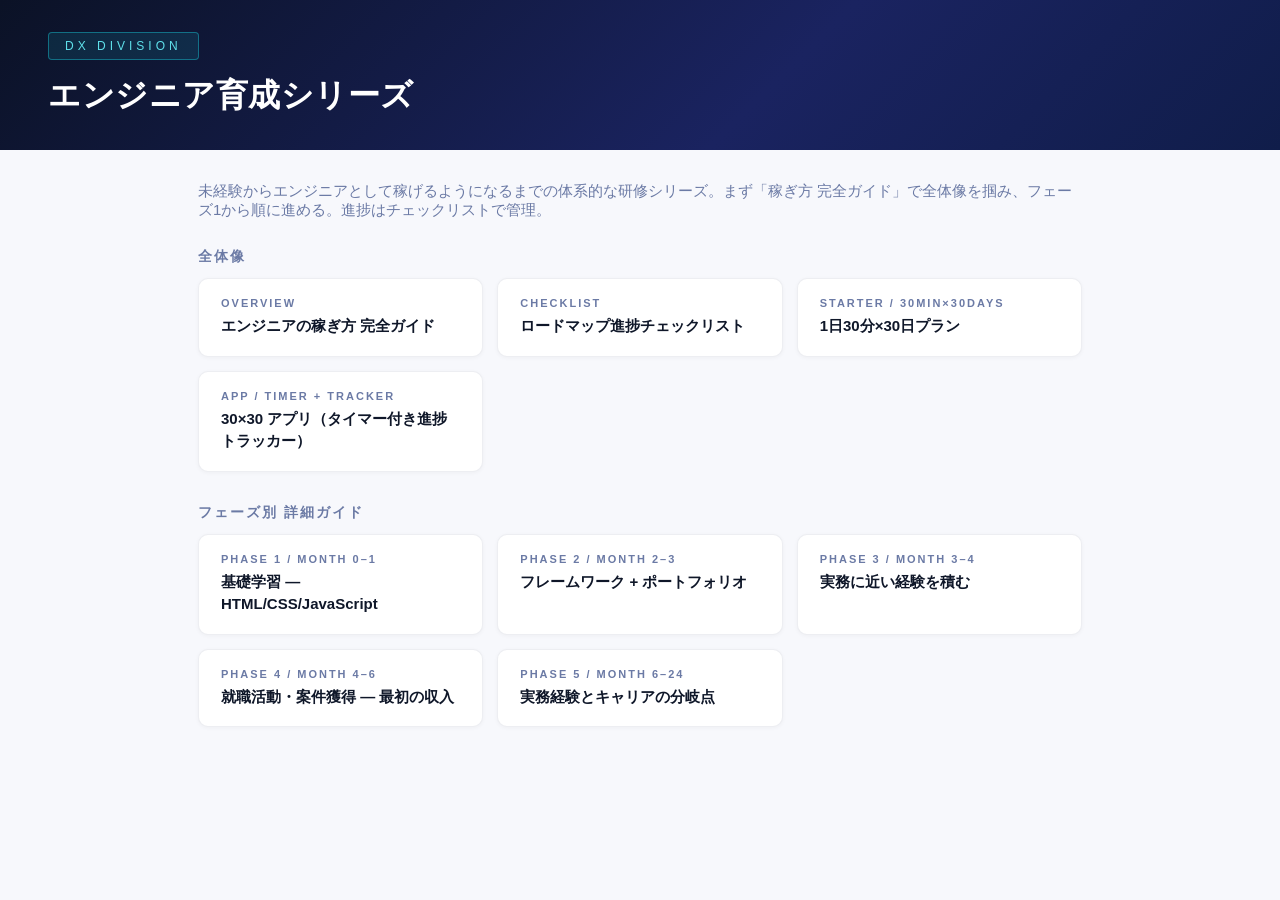
<file: index.html>
<!DOCTYPE html>
<html lang="ja">
<head>
  <meta charset="UTF-8">
  <title>エンジニア育成シリーズ - DX室</title>
  <link rel="stylesheet" href="style.css">
  <style>
    main { max-width: 980px; margin: 0 auto; }
    .lead { color: #6b7aa5; font-size: 15px; margin-bottom: 28px; }
    .section-title { font-size: 14px; color: #6b7aa5; letter-spacing: 2px; text-transform: uppercase; margin: 32px 0 12px; }
    .section-title:first-of-type { margin-top: 0; }
  </style>
</head>
<body>
  <header class="page-header">
    <span class="badge">DX DIVISION</span>
    <h1>エンジニア育成シリーズ</h1>
  </header>
  <main>
    <p class="lead">未経験からエンジニアとして稼げるようになるまでの体系的な研修シリーズ。まず「稼ぎ方 完全ガイド」で全体像を掴み、フェーズ1から順に進める。進捗はチェックリストで管理。</p>

    <h2 class="section-title">全体像</h2>
    <div class="card-grid">
      <a class="card" href="income-guide.html">
        <div class="card-label">Overview</div>
        <div class="card-value">エンジニアの稼ぎ方 完全ガイド</div>
      </a>
      <a class="card" href="roadmap-checklist.html">
        <div class="card-label">Checklist</div>
        <div class="card-value">ロードマップ進捗チェックリスト</div>
      </a>
      <a class="card" href="thirty-day-plan.html">
        <div class="card-label">Starter / 30min×30days</div>
        <div class="card-value">1日30分×30日プラン</div>
      </a>
      <a class="card" href="app/">
        <div class="card-label">App / Timer + Tracker</div>
        <div class="card-value">30×30 アプリ（タイマー付き進捗トラッカー）</div>
      </a>
    </div>

    <h2 class="section-title">フェーズ別 詳細ガイド</h2>
    <div class="card-grid">
      <a class="card" href="phase1-basics.html">
        <div class="card-label">Phase 1 / Month 0–1</div>
        <div class="card-value">基礎学習 — HTML/CSS/JavaScript</div>
      </a>
      <a class="card" href="phase2-portfolio.html">
        <div class="card-label">Phase 2 / Month 2–3</div>
        <div class="card-value">フレームワーク + ポートフォリオ</div>
      </a>
      <a class="card" href="phase3-experience.html">
        <div class="card-label">Phase 3 / Month 3–4</div>
        <div class="card-value">実務に近い経験を積む</div>
      </a>
      <a class="card" href="phase4-first-income.html">
        <div class="card-label">Phase 4 / Month 4–6</div>
        <div class="card-value">就職活動・案件獲得 — 最初の収入</div>
      </a>
      <a class="card" href="phase5-growth.html">
        <div class="card-label">Phase 5 / Month 6–24</div>
        <div class="card-value">実務経験とキャリアの分岐点</div>
      </a>
    </div>
  </main>
</body>
</html>
</file>
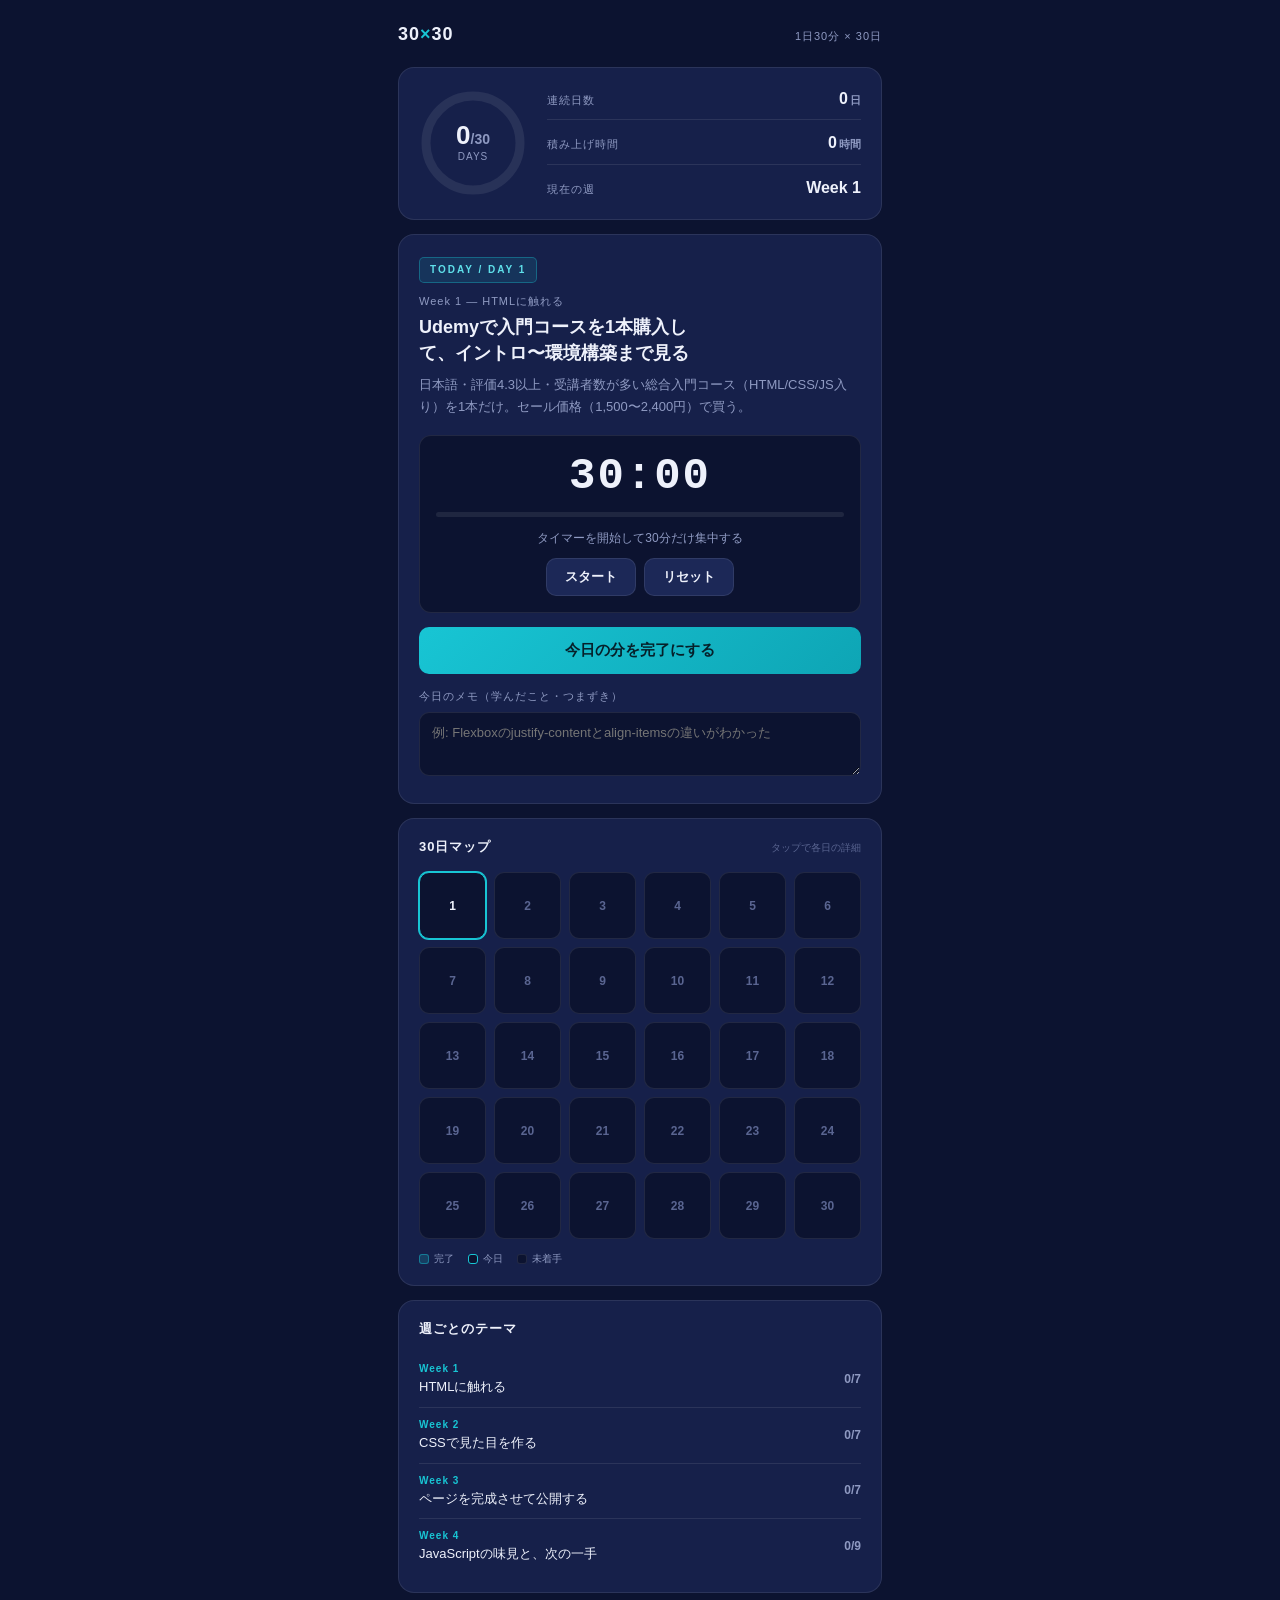
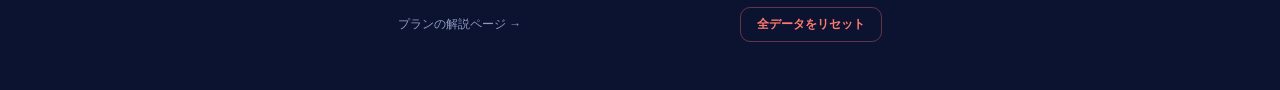
<file: app/index.html>
<!DOCTYPE html>
<html lang="ja">
<head>
  <meta charset="UTF-8">
  <meta name="viewport" content="width=device-width, initial-scale=1, viewport-fit=cover">
  <meta name="theme-color" content="#0c1330">
  <meta name="apple-mobile-web-app-capable" content="yes">
  <meta name="apple-mobile-web-app-status-bar-style" content="black-translucent">
  <title>30×30 — 1日30分×30日</title>
  <link rel="icon" href="data:image/svg+xml,%3Csvg xmlns='http://www.w3.org/2000/svg' viewBox='0 0 32 32'%3E%3Crect width='32' height='32' rx='7' fill='%230c1330'/%3E%3Ccircle cx='16' cy='16' r='10' fill='none' stroke='%2318c5d4' stroke-width='3.5' stroke-linecap='round' stroke-dasharray='47 16' transform='rotate(-90 16 16)'/%3E%3C/svg%3E">
  <style>
    :root {
      --bg: #0c1330;
      --surface: #16204a;
      --surface2: #1c2857;
      --line: rgba(255, 255, 255, 0.09);
      --text: #eef1fb;
      --muted: #8f9ac2;
      --dim: #5a6591;
      --accent: #18c5d4;
      --accent-soft: #5fe0ea;
      --danger: #ff7a6e;
      --mono: 'SF Mono', ui-monospace, 'Cascadia Code', Menlo, monospace;
    }
    * { box-sizing: border-box; margin: 0; padding: 0; -webkit-tap-highlight-color: transparent; }
    html { height: 100%; }
    body {
      font-family: 'Noto Sans JP', 'Hiragino Kaku Gothic ProN', 'Hiragino Sans', 'Yu Gothic', 'Meiryo', sans-serif;
      background: var(--bg);
      color: var(--text);
      min-height: 100%;
      line-height: 1.6;
      padding: env(safe-area-inset-top) 0 env(safe-area-inset-bottom);
    }
    .app { max-width: 520px; margin: 0 auto; padding: 20px 18px 48px; }

    /* ── Header ── */
    .app-head { display: flex; align-items: baseline; justify-content: space-between; margin-bottom: 18px; }
    .app-title { font-size: 18px; font-weight: 800; letter-spacing: 1px; }
    .app-title .x { color: var(--accent); }
    .app-sub { font-size: 11px; color: var(--muted); letter-spacing: 1px; }

    /* ── Hero: ring + stats ── */
    .hero {
      display: flex; align-items: center; gap: 20px;
      background: var(--surface); border: 1px solid var(--line);
      border-radius: 16px; padding: 18px 20px; margin-bottom: 14px;
    }
    .ring-wrap { position: relative; width: 108px; height: 108px; flex-shrink: 0; }
    .ring-wrap svg { transform: rotate(-90deg); }
    .ring-bg { stroke: rgba(255,255,255,0.08); }
    .ring-fg { stroke: var(--accent); transition: stroke-dashoffset 0.5s ease; }
    .ring-center {
      position: absolute; inset: 0; display: flex; flex-direction: column;
      align-items: center; justify-content: center;
    }
    .ring-center .big { font-size: 26px; font-weight: 800; font-variant-numeric: tabular-nums; line-height: 1.1; }
    .ring-center .small { font-size: 10px; color: var(--muted); letter-spacing: 1px; }
    .hero-stats { flex: 1; display: flex; flex-direction: column; gap: 10px; }
    .stat { display: flex; align-items: baseline; justify-content: space-between; border-bottom: 1px solid var(--line); padding-bottom: 8px; }
    .stat:last-child { border-bottom: none; padding-bottom: 0; }
    .stat .k { font-size: 11px; color: var(--muted); letter-spacing: 1px; }
    .stat .v { font-size: 16px; font-weight: 800; font-variant-numeric: tabular-nums; }
    .stat .v .unit { font-size: 11px; font-weight: 600; color: var(--muted); margin-left: 2px; }

    /* ── Today card ── */
    .today {
      background: var(--surface); border: 1px solid var(--line);
      border-radius: 16px; padding: 20px; margin-bottom: 14px;
    }
    .today-eyebrow {
      display: inline-block; font-size: 10px; font-weight: 800; letter-spacing: 2px;
      color: var(--accent-soft); background: rgba(24,197,212,0.12);
      border: 1px solid rgba(24,197,212,0.35);
      padding: 4px 10px; border-radius: 5px; margin-bottom: 10px;
    }
    .today-week { font-size: 11px; color: var(--muted); letter-spacing: 1px; margin-bottom: 4px; }
    .today-title { font-size: 18px; font-weight: 800; line-height: 1.45; margin-bottom: 8px; text-wrap: balance; }
    .today-desc { font-size: 13px; color: var(--muted); line-height: 1.7; margin-bottom: 16px; }

    /* ── Timer ── */
    .timer {
      background: var(--bg); border: 1px solid var(--line); border-radius: 12px;
      padding: 16px; text-align: center; margin-bottom: 14px;
    }
    .timer-digits {
      font-family: var(--mono); font-size: 44px; font-weight: 700;
      font-variant-numeric: tabular-nums; letter-spacing: 2px; line-height: 1.1;
    }
    .timer.running .timer-digits { color: var(--accent-soft); }
    .timer.finished .timer-digits { color: var(--accent); }
    .timer-track { height: 5px; background: rgba(255,255,255,0.08); border-radius: 3px; overflow: hidden; margin: 12px 0; }
    .timer-fill { height: 100%; width: 0%; background: linear-gradient(90deg, var(--accent), var(--accent-soft)); border-radius: 3px; transition: width 1s linear; }
    .timer-msg { font-size: 12px; color: var(--muted); min-height: 18px; }
    .timer.finished .timer-msg { color: var(--accent-soft); font-weight: 700; }
    .timer-btns { display: flex; gap: 8px; justify-content: center; margin-top: 10px; }

    /* ── Buttons ── */
    button {
      font-family: inherit; cursor: pointer; border: none; border-radius: 10px;
      font-weight: 800; transition: opacity 0.15s ease, transform 0.05s ease;
    }
    button:active { transform: scale(0.98); }
    button:focus-visible { outline: 2px solid var(--accent-soft); outline-offset: 2px; }
    .btn-primary {
      width: 100%; padding: 14px; font-size: 15px;
      background: linear-gradient(135deg, var(--accent), #0ea5b5); color: #06202a;
    }
    .btn-primary:disabled { opacity: 0.35; cursor: default; }
    .btn-ghost {
      padding: 9px 18px; font-size: 13px; background: var(--surface2);
      color: var(--text); border: 1px solid var(--line);
    }
    .btn-danger-ghost {
      padding: 8px 16px; font-size: 12px; background: none;
      color: var(--danger); border: 1px solid rgba(255,122,110,0.35);
    }

    /* ── Note ── */
    .note-field { margin-top: 14px; }
    .note-field label { display: block; font-size: 11px; color: var(--muted); letter-spacing: 1px; margin-bottom: 6px; }
    .note-field textarea {
      width: 100%; min-height: 64px; resize: vertical;
      background: var(--bg); color: var(--text);
      border: 1px solid var(--line); border-radius: 10px;
      padding: 10px 12px; font-family: inherit; font-size: 13px; line-height: 1.6;
    }
    .note-field textarea:focus { outline: none; border-color: rgba(24,197,212,0.5); }

    /* ── Map ── */
    .map-card {
      background: var(--surface); border: 1px solid var(--line);
      border-radius: 16px; padding: 18px 20px; margin-bottom: 14px;
    }
    .map-head { display: flex; justify-content: space-between; align-items: baseline; margin-bottom: 14px; }
    .map-head h2 { font-size: 13px; font-weight: 800; letter-spacing: 1px; }
    .map-head .hint { font-size: 10px; color: var(--dim); }
    .map-grid { display: grid; grid-template-columns: repeat(6, 1fr); gap: 8px; }
    .cell {
      aspect-ratio: 1; border-radius: 10px; border: 1px solid var(--line);
      background: var(--bg); color: var(--dim);
      font-size: 12px; font-weight: 800; font-variant-numeric: tabular-nums;
      display: flex; align-items: center; justify-content: center;
      cursor: pointer; padding: 0;
    }
    .cell.done { background: rgba(24,197,212,0.18); border-color: rgba(24,197,212,0.45); color: var(--accent-soft); }
    .cell.current { border-color: var(--accent); color: var(--text); box-shadow: 0 0 0 1px var(--accent); }
    .cell.selected { background: var(--accent); border-color: var(--accent); color: #06202a; }
    .map-legend { display: flex; gap: 14px; margin-top: 12px; font-size: 10px; color: var(--muted); }
    .map-legend span { display: flex; align-items: center; gap: 5px; }
    .lg { width: 10px; height: 10px; border-radius: 3px; display: inline-block; }
    .lg.done { background: rgba(24,197,212,0.18); border: 1px solid rgba(24,197,212,0.45); }
    .lg.current { background: var(--bg); border: 1px solid var(--accent); }
    .lg.todo { background: var(--bg); border: 1px solid var(--line); }

    /* ── Detail (selected day) ── */
    .detail {
      background: var(--surface); border: 1px solid var(--line);
      border-radius: 16px; padding: 20px; margin-bottom: 14px;
    }
    .detail .status { font-size: 11px; font-weight: 800; letter-spacing: 1px; margin-bottom: 8px; }
    .detail .status.is-done { color: var(--accent-soft); }
    .detail .status.is-todo { color: var(--muted); }
    .detail .today-title { font-size: 16px; }
    .detail .btn-row { margin-top: 14px; }

    /* ── Weeks overview ── */
    .weeks {
      background: var(--surface); border: 1px solid var(--line);
      border-radius: 16px; padding: 18px 20px; margin-bottom: 14px;
    }
    .weeks h2 { font-size: 13px; font-weight: 800; letter-spacing: 1px; margin-bottom: 12px; }
    .week-row { display: flex; justify-content: space-between; align-items: center; padding: 9px 0; border-bottom: 1px solid var(--line); }
    .week-row:last-child { border-bottom: none; }
    .week-row .wl { font-size: 13px; }
    .week-row .wl .wn { font-size: 10px; color: var(--accent); font-weight: 800; letter-spacing: 1px; display: block; }
    .week-row .wc { font-size: 12px; font-weight: 800; color: var(--muted); font-variant-numeric: tabular-nums; }

    /* ── Complete banner ── */
    .complete-banner {
      background: linear-gradient(135deg, rgba(24,197,212,0.18), rgba(95,224,234,0.08));
      border: 1px solid rgba(24,197,212,0.45);
      border-radius: 16px; padding: 22px; text-align: center; margin-bottom: 14px;
    }
    .complete-banner .big { font-size: 22px; font-weight: 800; color: var(--accent-soft); margin-bottom: 6px; }
    .complete-banner p { font-size: 13px; color: var(--text); }
    .complete-banner a { color: var(--accent-soft); font-weight: 800; }

    /* ── Footer ── */
    .app-foot { display: flex; justify-content: space-between; align-items: center; margin-top: 8px; }
    .app-foot a { font-size: 12px; color: var(--muted); text-decoration: none; }
    .app-foot a:hover { color: var(--accent-soft); }

    .hidden { display: none !important; }

    @media (prefers-reduced-motion: reduce) {
      * { transition: none !important; animation: none !important; }
    }
    @media (max-width: 380px) {
      .hero { flex-direction: column; }
      .timer-digits { font-size: 36px; }
    }
  </style>
</head>
<body>
  <div class="app">
    <div class="app-head">
      <div class="app-title">30<span class="x">×</span>30</div>
      <div class="app-sub">1日30分 × 30日</div>
    </div>

    <!-- Hero -->
    <div class="hero">
      <div class="ring-wrap">
        <svg width="108" height="108" viewBox="0 0 108 108" aria-hidden="true">
          <circle class="ring-bg" cx="54" cy="54" r="47" fill="none" stroke-width="9"></circle>
          <circle class="ring-fg" id="ring" cx="54" cy="54" r="47" fill="none" stroke-width="9"
                  stroke-linecap="round" stroke-dasharray="295.3" stroke-dashoffset="295.3"></circle>
        </svg>
        <div class="ring-center">
          <div class="big" id="done-count">0<span style="font-size:14px; color:var(--muted);">/30</span></div>
          <div class="small">DAYS</div>
        </div>
      </div>
      <div class="hero-stats">
        <div class="stat"><span class="k">連続日数</span><span class="v" id="streak">0<span class="unit">日</span></span></div>
        <div class="stat"><span class="k">積み上げ時間</span><span class="v" id="hours">0<span class="unit">時間</span></span></div>
        <div class="stat"><span class="k">現在の週</span><span class="v" id="cur-week">Week 1</span></div>
      </div>
    </div>

    <!-- Complete banner (hidden until all 30 done) -->
    <div class="complete-banner hidden" id="complete-banner">
      <div class="big">30日完走！</div>
      <p>15時間の積み上げ、お疲れさまでした。次は<a href="../income-guide.html">稼ぎ方 完全ガイド</a>でルートを決めて、<a href="../phase1-basics.html">フェーズ1</a>の残りへ。</p>
    </div>

    <!-- Today -->
    <div class="today" id="today-card">
      <span class="today-eyebrow" id="today-eyebrow">TODAY / DAY 1</span>
      <div class="today-week" id="today-week"></div>
      <div class="today-title" id="today-title"></div>
      <div class="today-desc" id="today-desc"></div>

      <div class="timer" id="timer">
        <div class="timer-digits" id="timer-digits">30:00</div>
        <div class="timer-track"><div class="timer-fill" id="timer-fill"></div></div>
        <div class="timer-msg" id="timer-msg">タイマーを開始して30分だけ集中する</div>
        <div class="timer-btns">
          <button class="btn-ghost" id="timer-toggle" type="button">スタート</button>
          <button class="btn-ghost" id="timer-reset" type="button">リセット</button>
        </div>
      </div>

      <button class="btn-primary" id="done-btn" type="button">今日の分を完了にする</button>

      <div class="note-field">
        <label for="today-note">今日のメモ（学んだこと・つまずき）</label>
        <textarea id="today-note" placeholder="例: Flexboxのjustify-contentとalign-itemsの違いがわかった"></textarea>
      </div>
    </div>

    <!-- Map -->
    <div class="map-card">
      <div class="map-head">
        <h2>30日マップ</h2>
        <span class="hint">タップで各日の詳細</span>
      </div>
      <div class="map-grid" id="map-grid"></div>
      <div class="map-legend">
        <span><i class="lg done"></i>完了</span>
        <span><i class="lg current"></i>今日</span>
        <span><i class="lg todo"></i>未着手</span>
      </div>
    </div>

    <!-- Selected day detail -->
    <div class="detail hidden" id="detail">
      <div class="status" id="detail-status"></div>
      <div class="today-week" id="detail-week"></div>
      <div class="today-title" id="detail-title"></div>
      <div class="today-desc" id="detail-desc"></div>
      <div class="note-field">
        <label for="detail-note">この日のメモ</label>
        <textarea id="detail-note"></textarea>
      </div>
      <div class="btn-row">
        <button class="btn-ghost" id="detail-toggle" type="button">完了にする</button>
      </div>
    </div>

    <!-- Weeks -->
    <div class="weeks">
      <h2>週ごとのテーマ</h2>
      <div id="week-rows"></div>
    </div>

    <div class="app-foot">
      <a href="../thirty-day-plan.html">プランの解説ページ →</a>
      <button class="btn-danger-ghost" id="reset-all" type="button">全データをリセット</button>
    </div>
  </div>

  <script>
    (function () {
      'use strict';

      var STORAGE_KEY = 'engineer-30day-app-v1';
      var TIMER_SECONDS = 30 * 60;
      var RING_CIRCUMFERENCE = 295.3;

      var WEEKS = [
        { label: 'Week 1', theme: 'HTMLに触れる' },
        { label: 'Week 2', theme: 'CSSで見た目を作る' },
        { label: 'Week 3', theme: 'ページを完成させて公開する' },
        { label: 'Week 4', theme: 'JavaScriptの味見と、次の一手' }
      ];

      // w: week index (0-3)
      var TASKS = [
        { w: 0, t: 'Udemyで入門コースを1本購入して、イントロ〜環境構築まで見る', d: '日本語・評価4.3以上・受講者数が多い総合入門コース（HTML/CSS/JS入り）を1本だけ。セール価格（1,500〜2,400円）で買う。' },
        { w: 0, t: 'HTML章① 見出し・段落・リンクのレクチャーを写経する', d: '再生速度1.25〜1.5倍。見るだけ禁止、必ずVS Codeで一緒に書く。' },
        { w: 0, t: 'HTML章② 画像・リストのレクチャーを進める', d: 'img・ul/ol/li。昨日の続きから30分。' },
        { w: 0, t: 'HTML章③ フォーム・テーブルなど残りを進める', d: '終わらなければ翌日に持ち越してOK。進捗より継続が優先。' },
        { w: 0, t: 'コースを離れて、hello.htmlを自力で作って開く', d: 'レクチャーを見ずにゼロから書いてブラウザで開く。自力で書けるかの確認。' },
        { w: 0, t: '自己紹介ページの骨組みをHTMLだけで書く', d: '名前・趣味・好きなもの3つ。見た目は気にしない。構造だけ。' },
        { w: 0, t: '週の復習 — わからなかったタグをMDNで3つ調べる', d: '「調べて解決する」練習。エンジニアの仕事の半分はこれ。' },
        { w: 1, t: 'CSS章① セレクタ・色・フォントのレクチャーを写経する', d: 'HTMLに色がつく瞬間を体験する。引き続き1.25〜1.5倍速+写経。' },
        { w: 1, t: 'CSS章② ボックスモデルのレクチャーを重点的に', d: 'margin・padding・border。CSSで最初につまずく場所なので30分まるごと使う。' },
        { w: 1, t: 'CSS章③ Flexboxのレクチャーを進める', d: 'display: flex。現代のレイアウトの主役。' },
        { w: 1, t: 'Flexbox Froggyで遊びながら定着させる', d: '無料のブラウザゲーム。24面クリアを目指す（終わらなくてOK）。コースは今日は休み。' },
        { w: 1, t: '自己紹介ページにCSSを当てる', d: '背景色・文字色・余白。DAY 6の骨組みに見た目をつける。コースの真似ではなく自分の判断で。' },
        { w: 1, t: 'ヘッダーとカード風レイアウトを作る', d: '上部にタイトルバー、コンテンツを白いカードに。Flexboxを実戦投入。' },
        { w: 1, t: '週の復習 — 好きなサイトを観察して1ブロック真似る', d: '「このボタンはどう作られている？」と右クリック→検証で覗いてみる。' },
        { w: 2, t: 'フォントと配色を決めて適用する', d: 'Google Fontsから1書体、色は3色まで。コースにデザインの章があれば参考に。' },
        { w: 2, t: 'メディアクエリの基本を学ぶ', d: 'コースのレスポンシブ章 or MDNで。@media (max-width: 600px) の仕組み。' },
        { w: 2, t: '自己紹介ページをスマホ対応にする', d: 'Chromeの検証モードでスマホ表示を確認しながら調整。' },
        { w: 2, t: 'GitHubアカウントとリポジトリを作る', d: 'アカウント作成 → 「my-profile」リポジトリ作成 → ファイルをアップロード。' },
        { w: 2, t: 'GitHub Pagesで公開する', d: 'Settings → Pages → 公開。自分のページがURL付きでネット上に存在する日。' },
        { w: 2, t: '公開ページをスマホの実機で見て微調整する', d: '文字が小さい・はみ出す等を直して再アップロード。' },
        { w: 2, t: '週の復習 — 公開URLを1人に見せて感想を1つもらう', d: '「人に見せる」心理的ハードルを最小サイズで越えておく。' },
        { w: 3, t: 'JavaScript章① 変数と計算のレクチャーを写経する', d: '「動きを作る言語」の最初の一歩。JS章も1.25倍速+写経で。' },
        { w: 3, t: 'JavaScript章② 条件分岐（if / else）', d: '「もし〜なら」をコードで書く。プログラミングの本体に触れる。' },
        { w: 3, t: 'JavaScript章③ 関数', d: '処理に名前をつけて使い回す仕組み。' },
        { w: 3, t: 'JavaScript章④ 配列とループ', d: '複数のデータをまとめて処理する。ここまでがJSの基礎4点セット。' },
        { w: 3, t: 'JavaScript章⑤ DOM操作のレクチャーを進める', d: 'HTMLの要素をJSから書き換える。Webページが「動く」原理。' },
        { w: 3, t: '自己紹介ページに「動く要素」を1つ足す', d: 'ボタンで挨拶が切り替わる、ダークモード切替など。コースを見ずに自力で。' },
        { w: 3, t: '総復習 — できたこと・わからないことを書き出す', d: 'コースの残りは31日目以降の楽しみに。完走よりここまでの定着が大事。' },
        { w: 3, t: '「稼ぎ方 完全ガイド」を読んで目標ルートを決める', d: '正社員・副業・フリーランス。どこを目指すかで次の学習内容が変わる。' },
        { w: 3, t: '次の30日の計画を立てる', d: 'コースの続き（制作パート）を同じペースで進めるのが自然な次の一手。' }
      ];

      // ── State ──
      function load() {
        try {
          var raw = JSON.parse(localStorage.getItem(STORAGE_KEY));
          if (raw && typeof raw === 'object' && raw.days) return raw;
        } catch (e) { /* fall through */ }
        return { days: {} };
      }
      function save() { localStorage.setItem(STORAGE_KEY, JSON.stringify(state)); }

      var state = load();
      var selectedDay = null; // 1-based day shown in detail panel, or null

      function dayData(n) { return state.days[n] || {}; }
      function isDone(n) { return !!dayData(n).done; }
      function setDay(n, patch) {
        var cur = state.days[n] || {};
        for (var k in patch) cur[k] = patch[k];
        state.days[n] = cur;
        save();
      }

      function currentDay() {
        for (var i = 1; i <= 30; i++) { if (!isDone(i)) return i; }
        return null; // all complete
      }
      function doneCount() {
        var c = 0;
        for (var i = 1; i <= 30; i++) { if (isDone(i)) c++; }
        return c;
      }

      function localDateStr(d) {
        return d.getFullYear() + '-' +
          String(d.getMonth() + 1).padStart(2, '0') + '-' +
          String(d.getDate()).padStart(2, '0');
      }
      function streak() {
        var dates = {};
        for (var i = 1; i <= 30; i++) {
          var da = dayData(i);
          if (da.done && da.doneAt) dates[da.doneAt] = true;
        }
        var count = 0;
        var cursor = new Date();
        // streak counts through yesterday if today's session isn't done yet
        if (!dates[localDateStr(cursor)]) cursor.setDate(cursor.getDate() - 1);
        while (dates[localDateStr(cursor)]) {
          count++;
          cursor.setDate(cursor.getDate() - 1);
        }
        return count;
      }

      // ── Elements ──
      var $ = function (id) { return document.getElementById(id); };
      var ring = $('ring');
      var mapGrid = $('map-grid');
      var weekRows = $('week-rows');

      // Build map cells once
      var cells = [];
      for (var i = 1; i <= 30; i++) {
        (function (n) {
          var b = document.createElement('button');
          b.type = 'button';
          b.className = 'cell';
          b.textContent = n;
          b.setAttribute('aria-label', 'DAY ' + n + ': ' + TASKS[n - 1].t);
          b.addEventListener('click', function () {
            selectedDay = (selectedDay === n) ? null : n;
            render();
            if (selectedDay) $('detail').scrollIntoView({ behavior: 'smooth', block: 'nearest' });
          });
          mapGrid.appendChild(b);
          cells.push(b);
        })(i);
      }

      // ── Render ──
      function render() {
        var done = doneCount();
        var cur = currentDay();

        // hero
        $('done-count').innerHTML = done + '<span style="font-size:14px; color:var(--muted);">/30</span>';
        ring.style.strokeDashoffset = String(RING_CIRCUMFERENCE * (1 - done / 30));
        $('streak').innerHTML = streak() + '<span class="unit">日</span>';
        $('hours').innerHTML = (Math.round(done * 0.5 * 10) / 10) + '<span class="unit">時間</span>';
        $('cur-week').textContent = cur ? WEEKS[TASKS[cur - 1].w].label : '完走';

        // today card / complete banner
        if (cur === null) {
          $('complete-banner').classList.remove('hidden');
          $('today-card').classList.add('hidden');
        } else {
          $('complete-banner').classList.add('hidden');
          $('today-card').classList.remove('hidden');
          var task = TASKS[cur - 1];
          $('today-eyebrow').textContent = 'TODAY / DAY ' + cur;
          $('today-week').textContent = WEEKS[task.w].label + ' — ' + WEEKS[task.w].theme;
          $('today-title').textContent = task.t;
          $('today-desc').textContent = task.d;
          var note = $('today-note');
          if (note.dataset.day !== String(cur)) {
            note.dataset.day = String(cur);
            note.value = dayData(cur).note || '';
          }
        }

        // map
        cells.forEach(function (cell, idx) {
          var n = idx + 1;
          cell.classList.toggle('done', isDone(n));
          cell.classList.toggle('current', cur === n);
          cell.classList.toggle('selected', selectedDay === n);
        });

        // detail
        if (selectedDay) {
          $('detail').classList.remove('hidden');
          var t = TASKS[selectedDay - 1];
          var d = dayData(selectedDay);
          var st = $('detail-status');
          st.textContent = 'DAY ' + selectedDay + ' — ' + (d.done ? '完了' + (d.doneAt ? '（' + d.doneAt + '）' : '') : '未完了');
          st.className = 'status ' + (d.done ? 'is-done' : 'is-todo');
          $('detail-week').textContent = WEEKS[t.w].label + ' — ' + WEEKS[t.w].theme;
          $('detail-title').textContent = t.t;
          $('detail-desc').textContent = t.d;
          $('detail-toggle').textContent = d.done ? '未完了に戻す' : '完了にする';
          var dnote = $('detail-note');
          if (dnote.dataset.day !== String(selectedDay)) {
            dnote.dataset.day = String(selectedDay);
            dnote.value = d.note || '';
          }
        } else {
          $('detail').classList.add('hidden');
          $('detail-note').dataset.day = '';
        }

        // weeks overview
        weekRows.innerHTML = '';
        WEEKS.forEach(function (w, wi) {
          var total = 0, wd = 0;
          TASKS.forEach(function (t, ti) {
            if (t.w === wi) { total++; if (isDone(ti + 1)) wd++; }
          });
          var row = document.createElement('div');
          row.className = 'week-row';
          var left = document.createElement('div');
          left.className = 'wl';
          var wn = document.createElement('span');
          wn.className = 'wn';
          wn.textContent = w.label;
          left.appendChild(wn);
          left.appendChild(document.createTextNode(w.theme));
          var right = document.createElement('span');
          right.className = 'wc';
          right.textContent = wd + '/' + total;
          row.appendChild(left);
          row.appendChild(right);
          weekRows.appendChild(row);
        });
      }

      // ── Actions ──
      $('done-btn').addEventListener('click', function () {
        var cur = currentDay();
        if (cur === null) return;
        setDay(cur, { done: true, doneAt: localDateStr(new Date()) });
        resetTimer();
        render();
      });

      $('today-note').addEventListener('input', function () {
        var day = Number(this.dataset.day);
        if (day) setDay(day, { note: this.value });
      });

      $('detail-note').addEventListener('input', function () {
        var day = Number(this.dataset.day);
        if (day) setDay(day, { note: this.value });
      });

      $('detail-toggle').addEventListener('click', function () {
        if (!selectedDay) return;
        var d = dayData(selectedDay);
        if (d.done) {
          setDay(selectedDay, { done: false, doneAt: null });
        } else {
          setDay(selectedDay, { done: true, doneAt: localDateStr(new Date()) });
        }
        render();
      });

      $('reset-all').addEventListener('click', function () {
        if (!confirm('30日分の進捗とメモをすべて削除します。よろしいですか？')) return;
        state = { days: {} };
        save();
        selectedDay = null;
        resetTimer();
        render();
      });

      // ── Timer ──
      var remaining = TIMER_SECONDS;
      var ticking = null;

      function fmt(sec) {
        var m = Math.floor(sec / 60);
        var s = sec % 60;
        return String(m).padStart(2, '0') + ':' + String(s).padStart(2, '0');
      }
      function renderTimer() {
        $('timer-digits').textContent = fmt(remaining);
        $('timer-fill').style.width = ((TIMER_SECONDS - remaining) / TIMER_SECONDS * 100) + '%';
        document.title = ticking ? fmt(remaining) + ' — 30×30' : '30×30 — 1日30分×30日';
      }
      function stopTicking() {
        if (ticking) { clearInterval(ticking); ticking = null; }
        $('timer').classList.remove('running');
        $('timer-toggle').textContent = remaining === TIMER_SECONDS ? 'スタート' : '再開';
      }
      function resetTimer() {
        stopTicking();
        remaining = TIMER_SECONDS;
        $('timer').classList.remove('finished');
        $('timer-msg').textContent = 'タイマーを開始して30分だけ集中する';
        $('timer-toggle').textContent = 'スタート';
        $('timer-toggle').disabled = false;
        renderTimer();
      }
      function finishTimer() {
        stopTicking();
        $('timer').classList.add('finished');
        $('timer-msg').textContent = '30分お疲れさまでした。ここで強制終了 — 完了ボタンへ！';
        $('timer-toggle').disabled = true;
        if (navigator.vibrate) navigator.vibrate([200, 100, 200]);
        renderTimer();
      }

      $('timer-toggle').addEventListener('click', function () {
        if (ticking) { stopTicking(); renderTimer(); return; }
        if (remaining <= 0) return;
        $('timer').classList.add('running');
        $('timer-toggle').textContent = '一時停止';
        $('timer-msg').textContent = '集中タイム — 乗ってきても30分で止めるのがコツ';
        var lastTick = Date.now();
        ticking = setInterval(function () {
          var now = Date.now();
          var elapsed = Math.round((now - lastTick) / 1000);
          if (elapsed >= 1) {
            remaining = Math.max(0, remaining - elapsed);
            lastTick = now;
            renderTimer();
            if (remaining <= 0) finishTimer();
          }
        }, 250);
      });

      $('timer-reset').addEventListener('click', resetTimer);

      // ── Init ──
      renderTimer();
      render();
    })();
  </script>
</body>
</html>
</file>
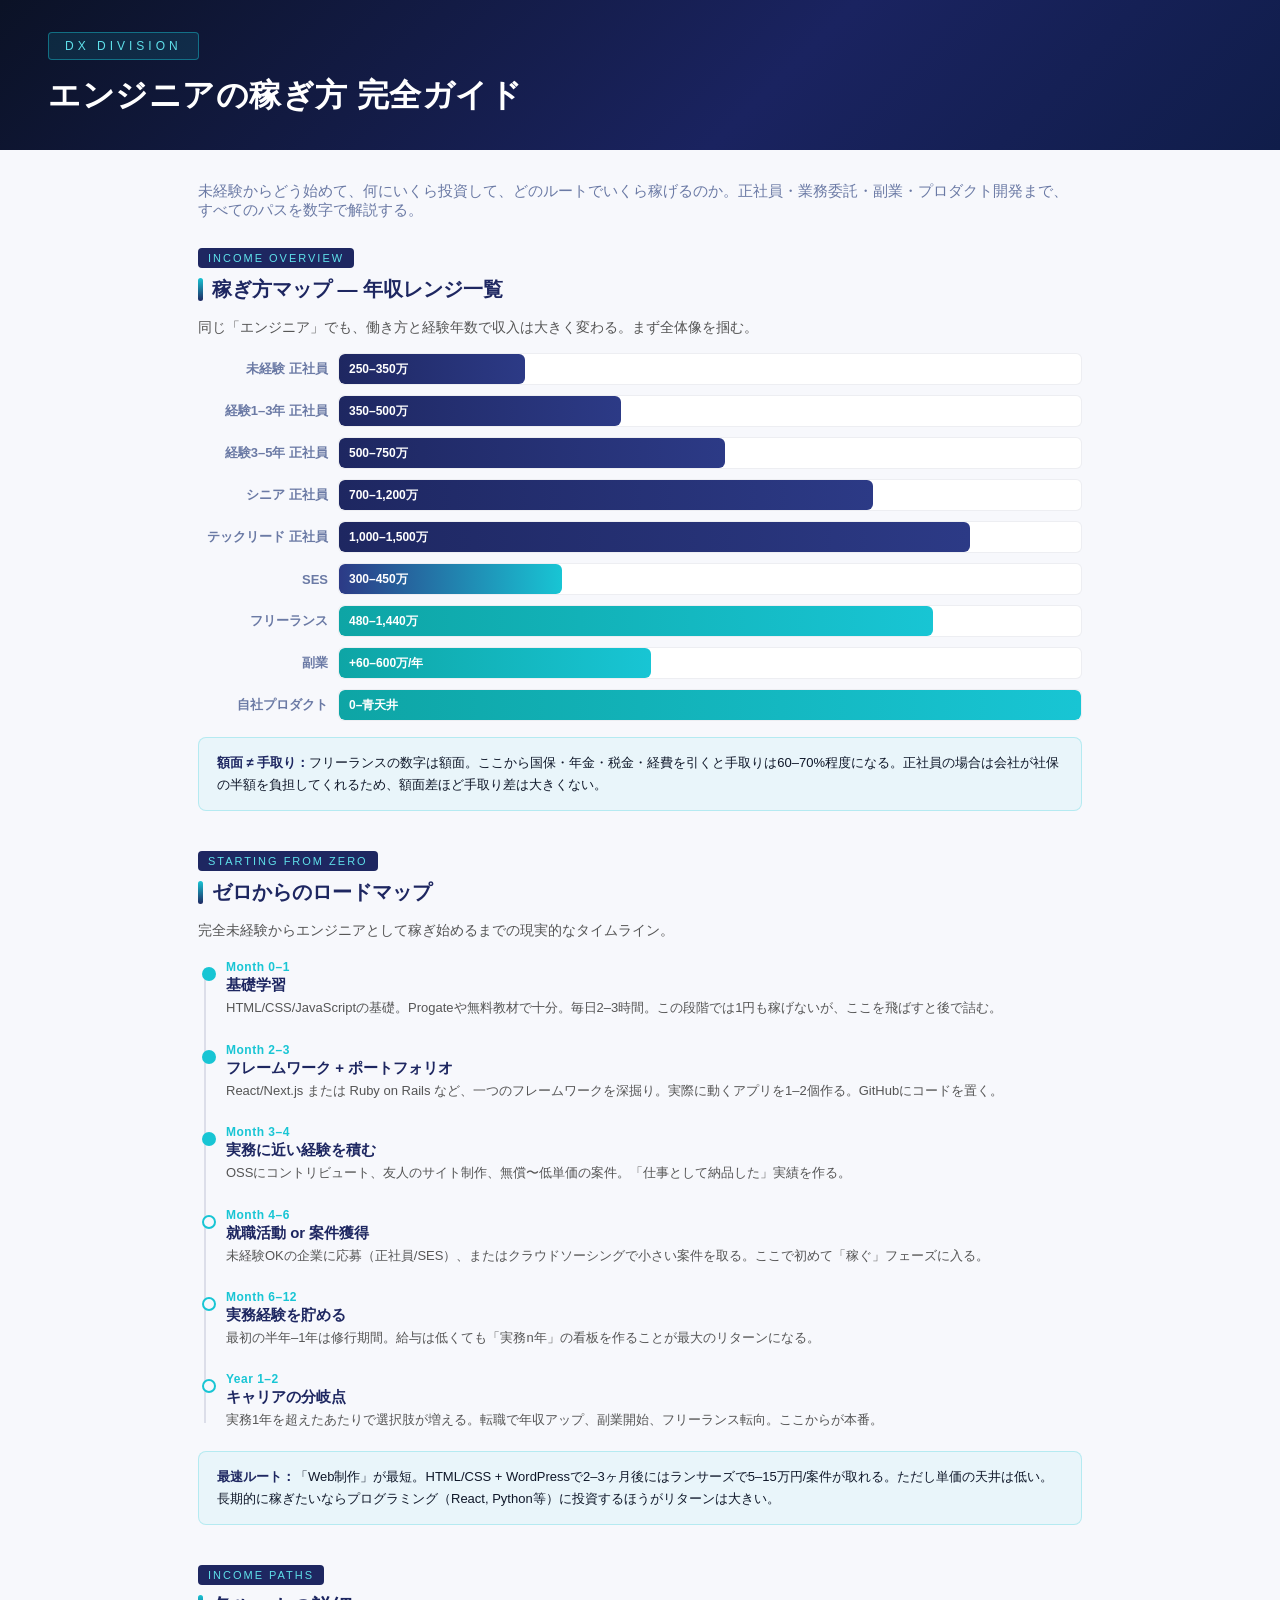
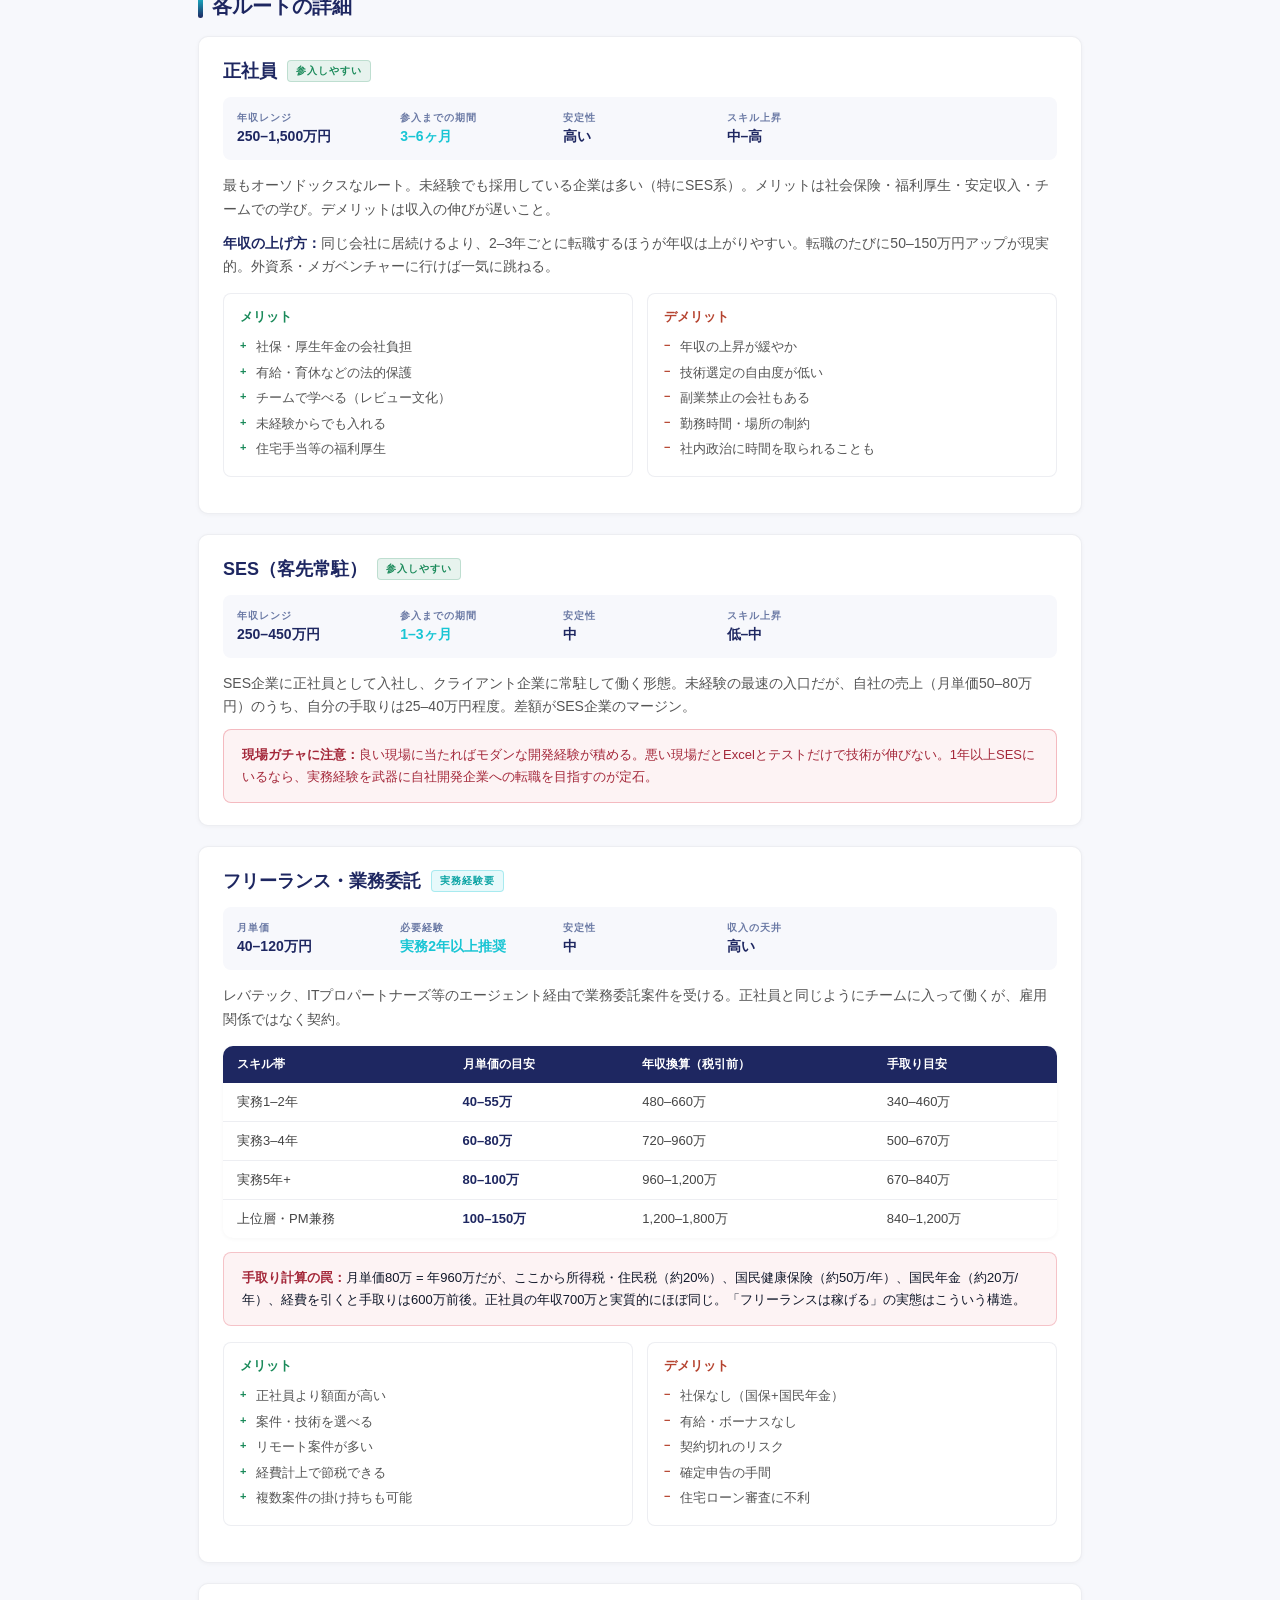
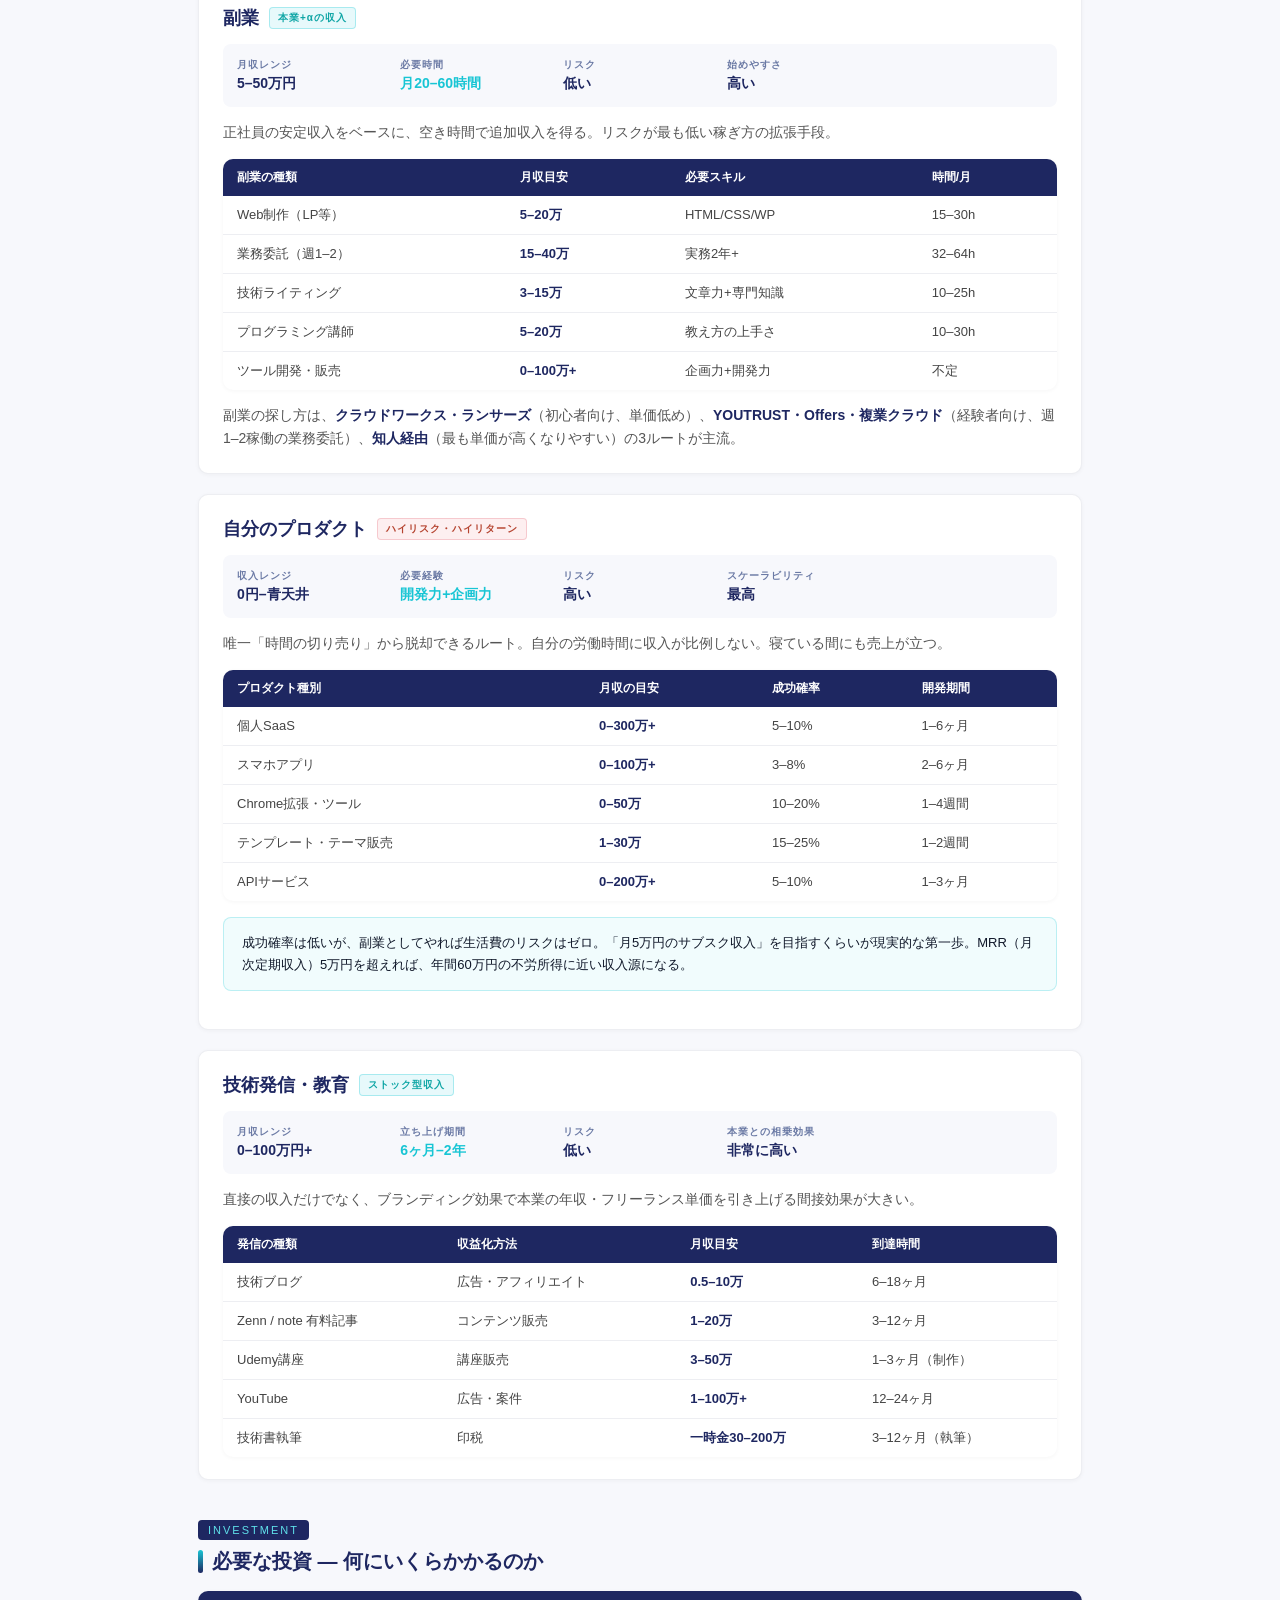
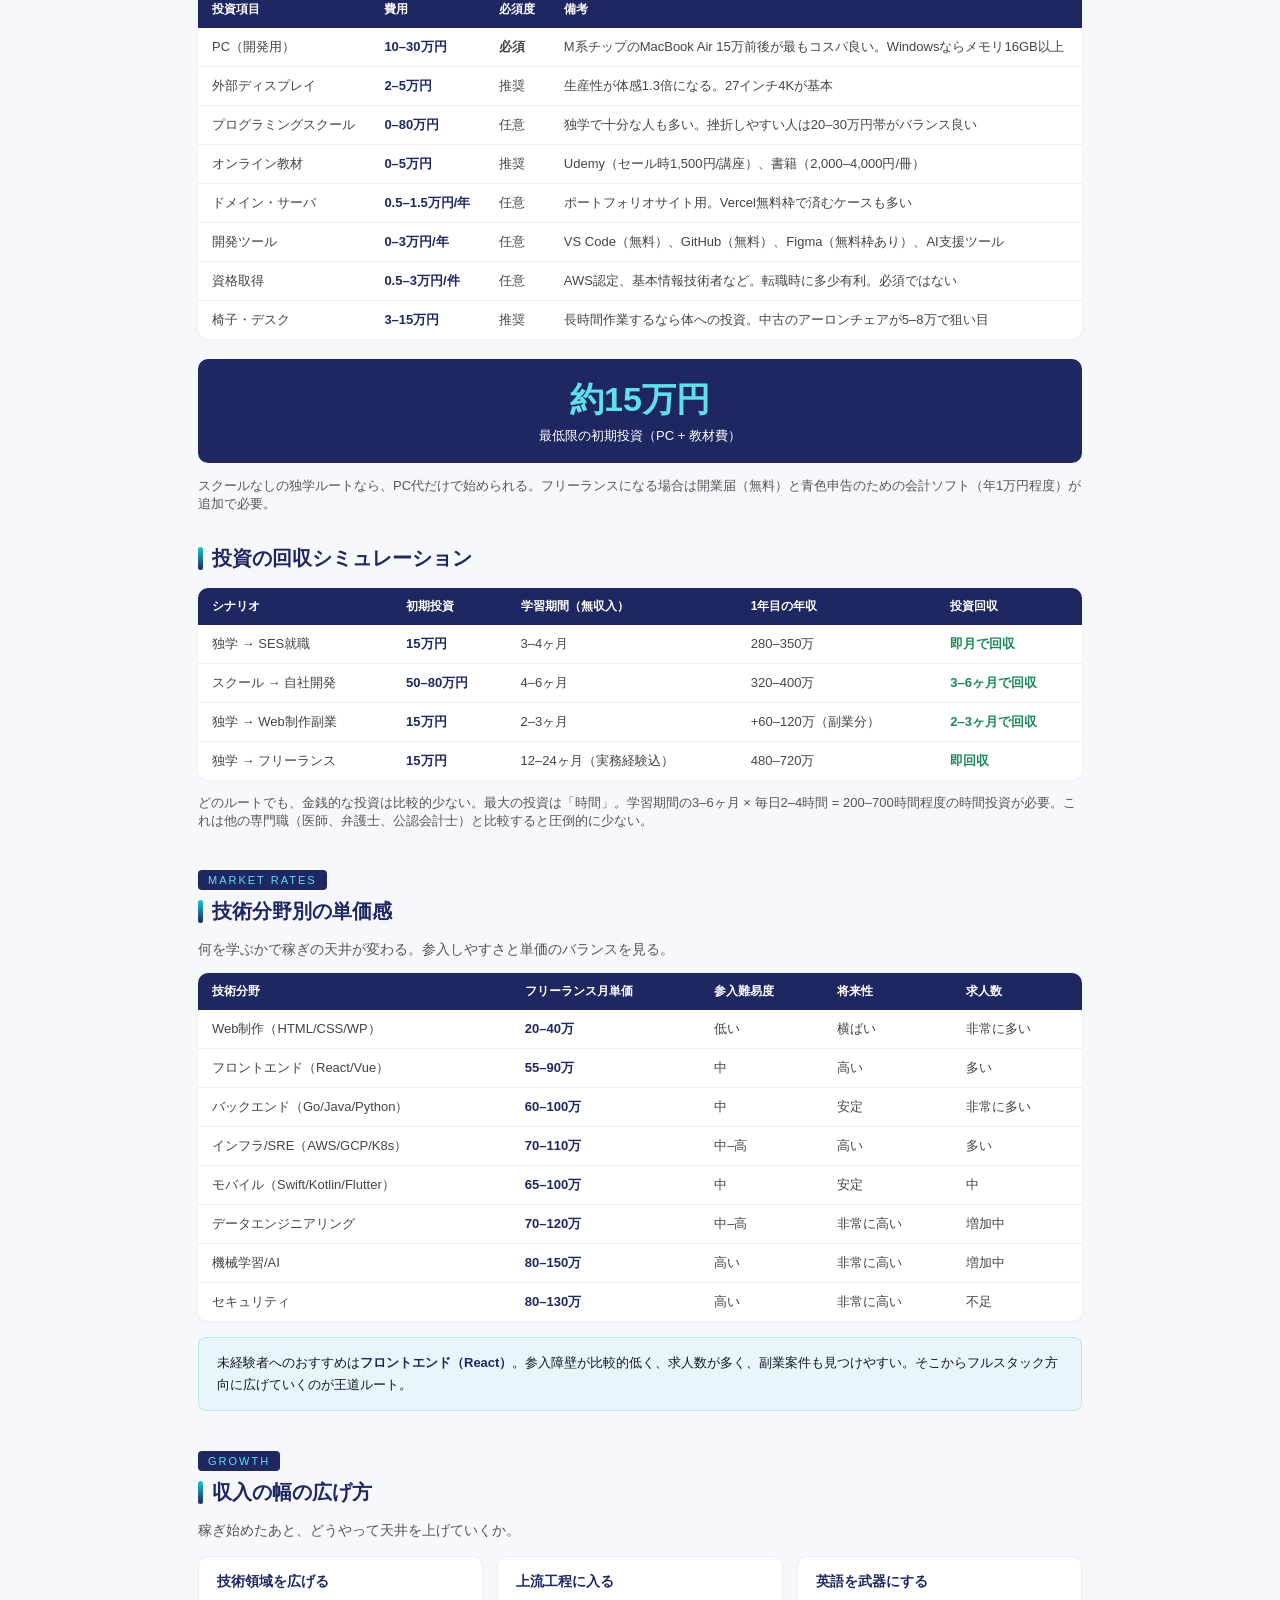
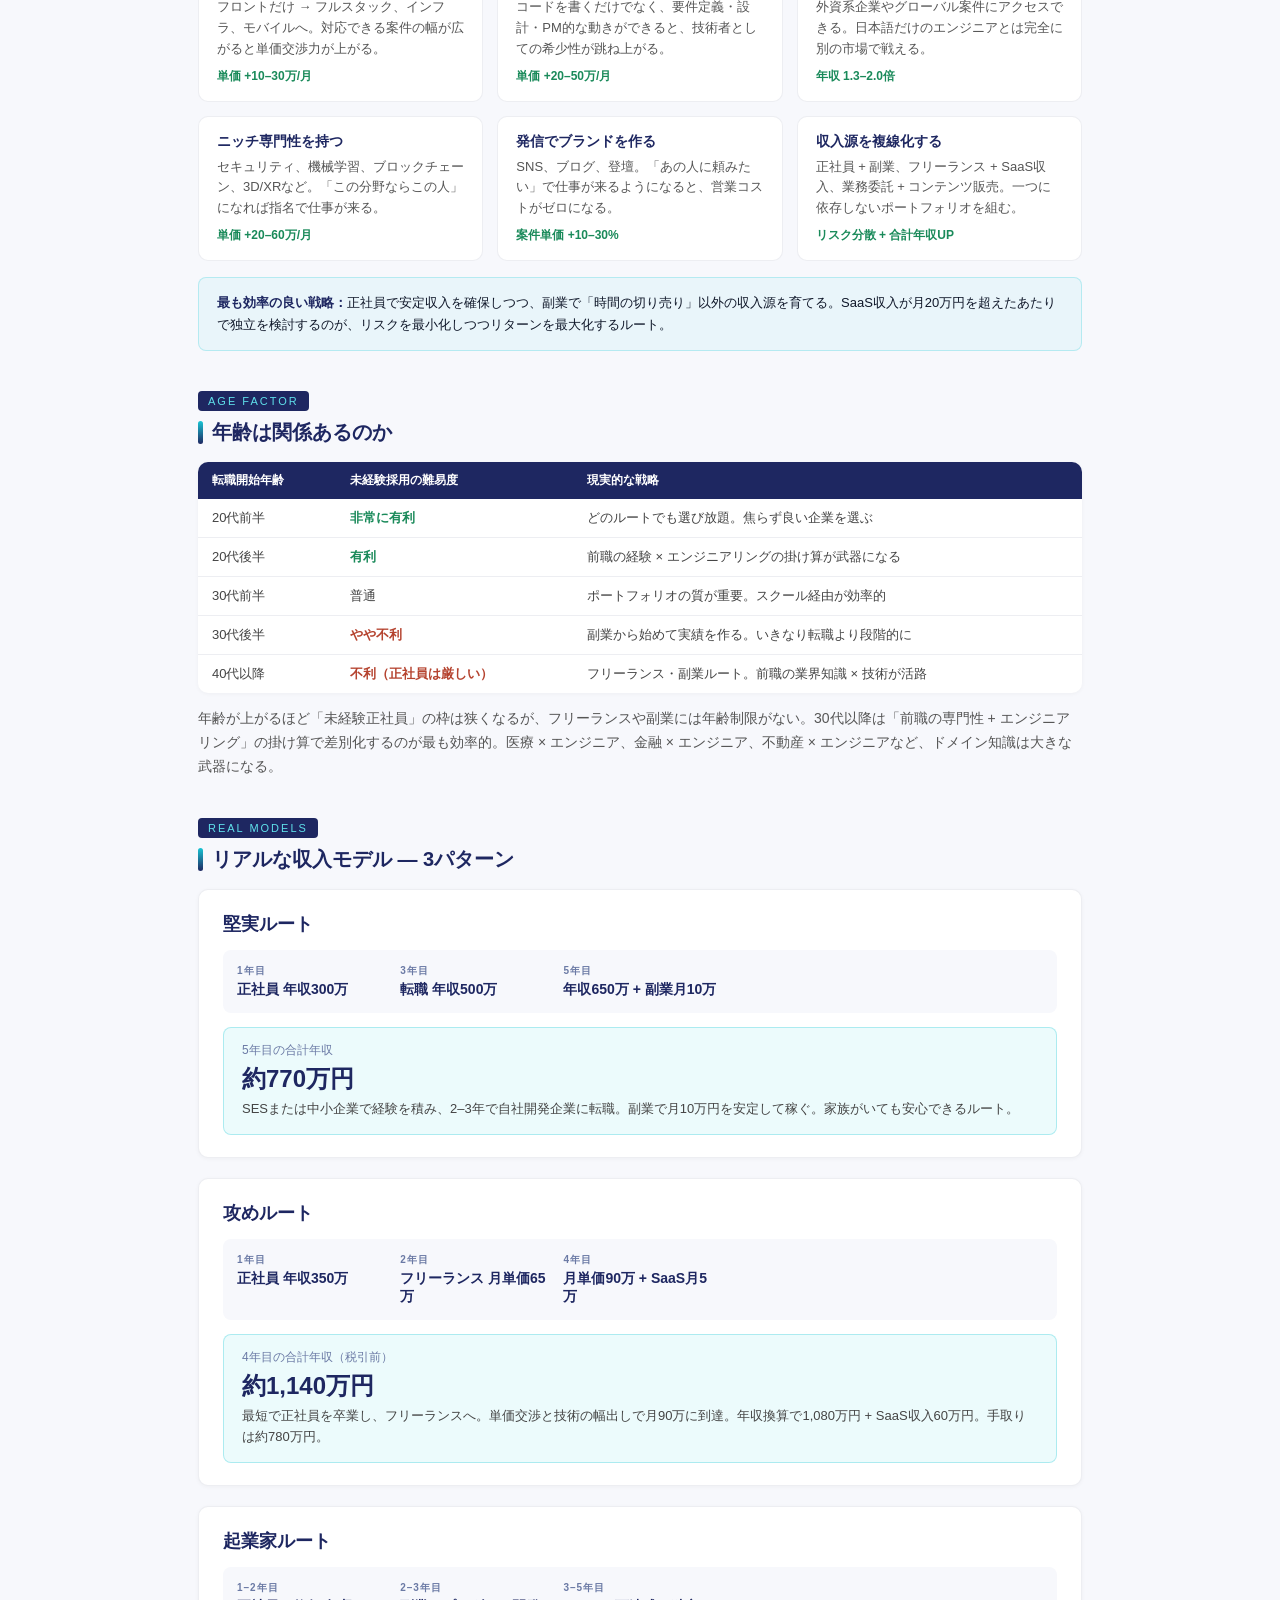
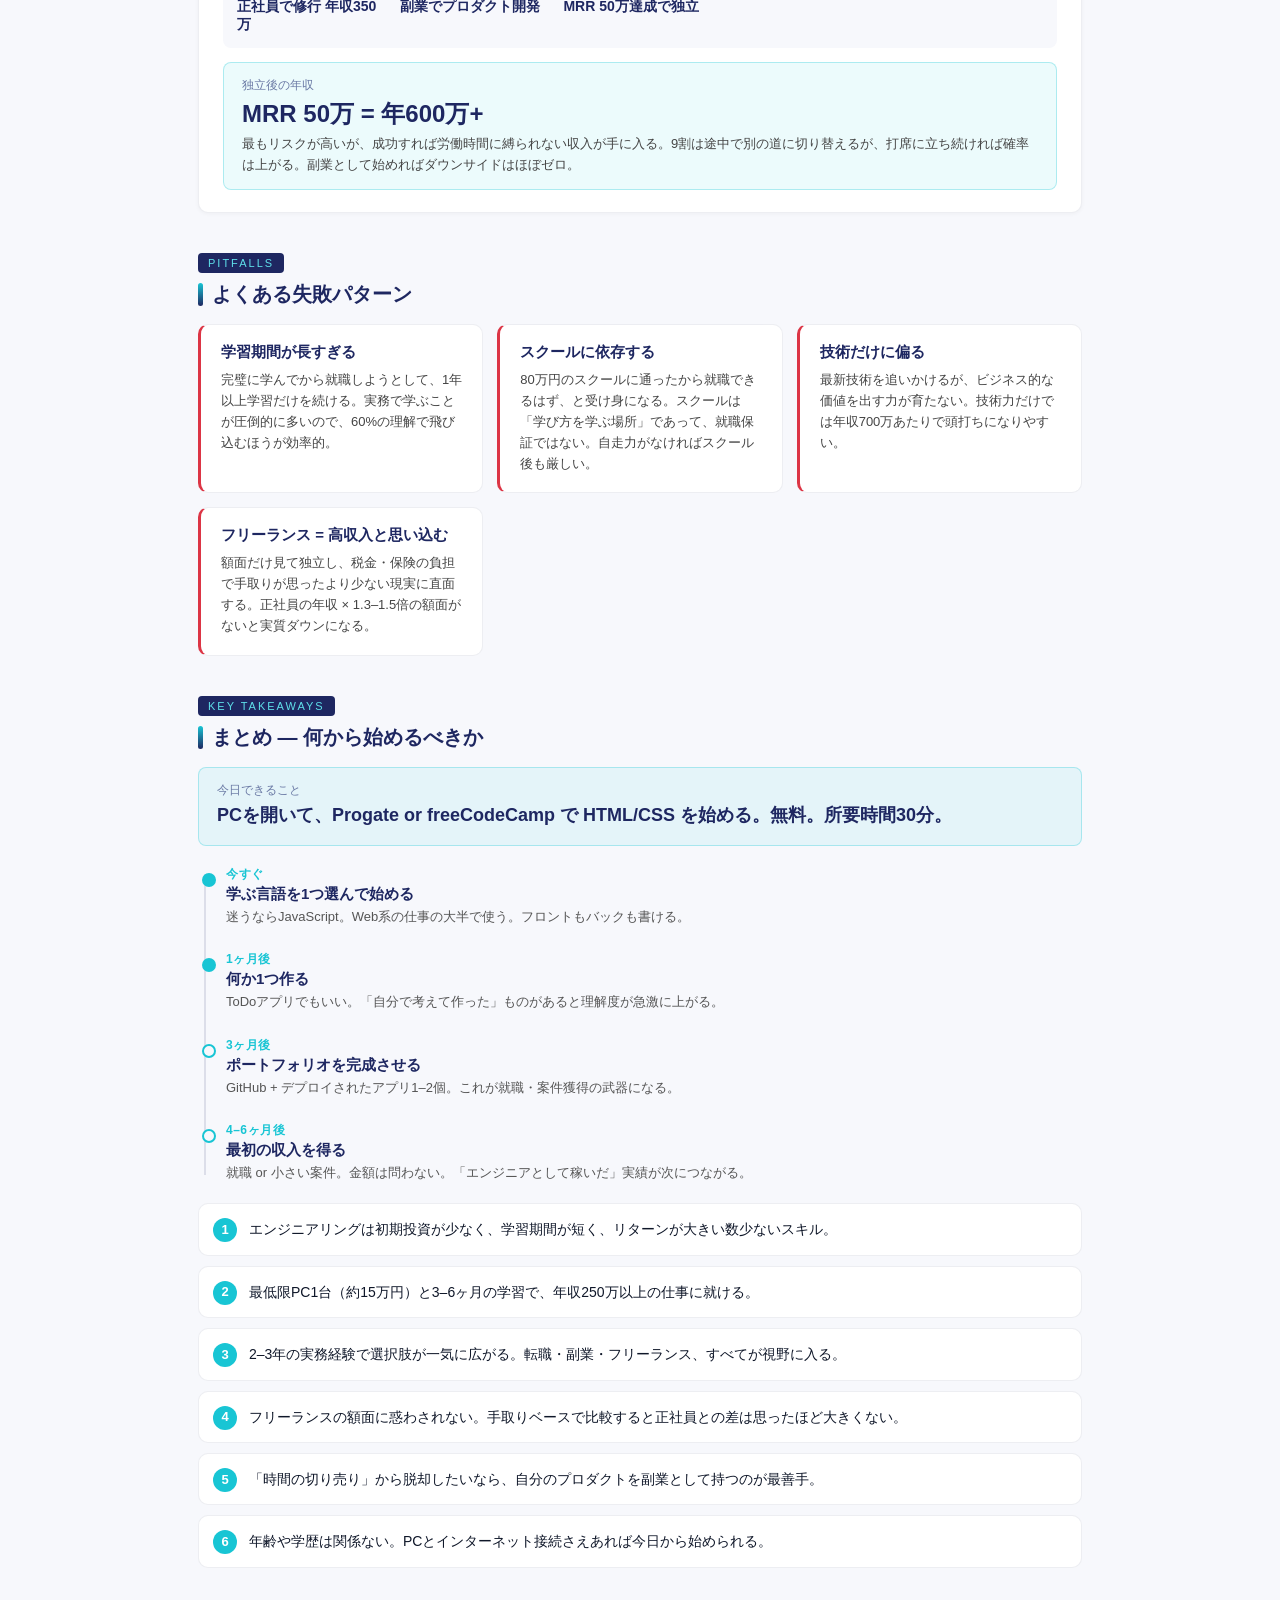
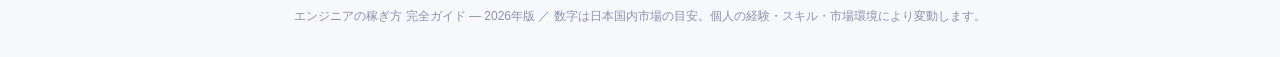
<file: income-guide.html>
<!DOCTYPE html>
<html lang="ja">
<head>
  <meta charset="UTF-8">
  <title>エンジニアの稼ぎ方 完全ガイド - DX室</title>
  <link rel="stylesheet" href="style.css">
  <style>
    main { max-width: 980px; margin: 0 auto; }
    .lead { color: #6b7aa5; font-size: 15px; margin-bottom: 28px; }
    section.block { margin-bottom: 40px; }
    section.block h2 {
      font-size: 20px; color: var(--navy); font-weight: 800;
      padding-left: 14px; position: relative; margin-bottom: 16px;
    }
    section.block h2::before {
      content: ''; position: absolute; left: 0; top: 2px; bottom: 2px; width: 5px;
      background: linear-gradient(180deg, var(--accent), var(--navy)); border-radius: 3px;
    }
    .eyebrow { font-size: 11px; letter-spacing: 2px; color: var(--accent-soft); background: var(--navy); display: inline-block; padding: 4px 10px; border-radius: 4px; margin-bottom: 8px; }

    /* Income bar chart */
    .income-chart { display: flex; flex-direction: column; gap: 10px; }
    .income-row { display: grid; grid-template-columns: 130px 1fr; align-items: center; gap: 10px; }
    .income-label { font-size: 13px; color: #6b7aa5; text-align: right; white-space: nowrap; font-weight: 600; }
    .income-bar-wrap { height: 32px; background: #fff; border-radius: 6px; border: 1px solid rgba(30,39,97,0.08); overflow: hidden; }
    .income-bar { height: 100%; border-radius: 6px; display: flex; align-items: center; padding: 0 10px; font-size: 12px; font-weight: 700; color: #fff; white-space: nowrap; min-width: fit-content; }
    .bar-navy { background: linear-gradient(90deg, var(--navy), var(--navy2)); }
    .bar-accent { background: linear-gradient(90deg, #0ea5a5, var(--accent)); }
    .bar-mixed { background: linear-gradient(90deg, var(--navy2), var(--accent)); }

    /* Callout */
    .callout { background: rgba(24,197,212,0.06); border: 1px solid rgba(24,197,212,0.25); border-radius: 8px; padding: 14px 18px; font-size: 13px; color: var(--ink); line-height: 1.7; margin: 16px 0; }
    .callout strong { color: var(--navy); }
    .callout.warn { background: rgba(220,53,69,0.06); border-color: rgba(220,53,69,0.25); }
    .callout.warn strong { color: #a4283a; }

    /* Timeline */
    .timeline { position: relative; padding-left: 28px; margin: 20px 0; }
    .timeline::before { content: ''; position: absolute; left: 6px; top: 8px; bottom: 8px; width: 2px; background: rgba(30,39,97,0.12); }
    .tl-item { position: relative; padding-bottom: 24px; }
    .tl-item:last-child { padding-bottom: 0; }
    .tl-item::before { content: ''; position: absolute; left: -24px; top: 7px; width: 10px; height: 10px; border-radius: 50%; border: 2px solid var(--accent); background: var(--paper); }
    .tl-item.done::before { background: var(--accent); }
    .tl-period { font-size: 12px; font-weight: 700; color: var(--accent); letter-spacing: 0.5px; }
    .tl-title { font-size: 15px; font-weight: 700; color: var(--navy); margin: 2px 0; }
    .tl-desc { font-size: 13px; color: #555; line-height: 1.65; }

    /* Tables */
    .data-table { width: 100%; border-collapse: collapse; background: #fff; border-radius: 10px; overflow: hidden; box-shadow: 0 1px 4px rgba(0,0,0,0.04); font-size: 13px; }
    .data-table th { background: var(--navy); color: #fff; text-align: left; padding: 10px 14px; font-weight: 700; font-size: 12px; }
    .data-table td { padding: 10px 14px; border-bottom: 1px solid rgba(30,39,97,0.08); color: #444; }
    .data-table tr:last-child td { border-bottom: none; }
    .data-table .money { color: var(--navy); font-weight: 700; }
    .data-table .plus { color: #1a8a5a; font-weight: 700; }
    .data-table .minus { color: #b5432f; font-weight: 700; }

    /* Path cards */
    .path-card { background: #fff; border-radius: 10px; padding: 22px 24px; margin-bottom: 20px; border: 1px solid rgba(30,39,97,0.08); box-shadow: 0 1px 4px rgba(0,0,0,0.04); }
    .path-card h3 { font-size: 18px; color: var(--navy); font-weight: 800; margin-bottom: 14px; display: flex; align-items: center; gap: 10px; flex-wrap: wrap; }
    .path-tag { font-size: 10px; letter-spacing: 1px; padding: 3px 8px; border-radius: 4px; font-weight: 700; }
    .tag-easy { background: rgba(26,138,90,0.1); color: #1a8a5a; border: 1px solid rgba(26,138,90,0.2); }
    .tag-mid { background: rgba(24,197,212,0.1); color: #0ea5a5; border: 1px solid rgba(24,197,212,0.3); }
    .tag-hard { background: rgba(220,53,69,0.08); color: #b5432f; border: 1px solid rgba(220,53,69,0.2); }

    .path-meta { display: grid; grid-template-columns: repeat(auto-fill, minmax(140px, 1fr)); gap: 10px; margin: 14px 0; padding: 14px; background: var(--paper); border-radius: 8px; }
    .path-meta dt { font-size: 10px; font-weight: 700; color: #6b7aa5; letter-spacing: 1px; text-transform: uppercase; margin-bottom: 3px; }
    .path-meta dd { font-size: 14px; font-weight: 700; color: var(--navy); }
    .path-meta dd.accent { color: var(--accent); }

    /* Pros / Cons */
    .proscons { display: grid; grid-template-columns: 1fr 1fr; gap: 14px; margin: 14px 0; }
    .proscons-col { background: #fff; border-radius: 8px; padding: 14px 16px; border: 1px solid rgba(30,39,97,0.08); }
    .proscons-col h4 { font-size: 13px; font-weight: 800; margin-bottom: 8px; }
    .proscons-col h4.pro { color: #1a8a5a; }
    .proscons-col h4.con { color: #b5432f; }
    .proscons-col ul { list-style: none; padding: 0; }
    .proscons-col li { font-size: 13px; color: #555; padding: 3px 0 3px 16px; position: relative; line-height: 1.5; }
    .proscons-col li::before { position: absolute; left: 0; font-size: 11px; font-weight: 800; }
    .proscons-col.pros li::before { content: '+'; color: #1a8a5a; }
    .proscons-col.cons li::before { content: '−'; color: #b5432f; }

    /* Expand grid */
    .expand-grid { display: grid; grid-template-columns: repeat(auto-fill, minmax(220px, 1fr)); gap: 14px; }
    .expand-item { background: #fff; border-radius: 10px; padding: 16px 18px; border: 1px solid rgba(30,39,97,0.08); }
    .expand-item h4 { font-size: 14px; font-weight: 700; color: var(--navy); margin-bottom: 6px; }
    .expand-item p { font-size: 13px; color: #555; line-height: 1.6; }
    .expand-effect { font-size: 12px; font-weight: 700; color: #1a8a5a; margin-top: 8px; }

    /* Stat box (reuse from existing pattern) */
    .stat-box { background: var(--navy); color: #fff; border-radius: 10px; padding: 18px 22px; text-align: center; margin-bottom: 14px; }
    .stat-box .num { font-size: 34px; font-weight: 800; color: var(--accent-soft); }
    .stat-box .label { font-size: 13px; margin-top: 4px; }

    /* Equation boxes */
    .equation { display: flex; align-items: stretch; flex-wrap: wrap; gap: 12px; margin-bottom: 12px; }
    .eq-box { background: #fff; border-radius: 10px; padding: 16px 18px; border: 1px solid rgba(30,39,97,0.08); flex: 1; min-width: 200px; }
    .eq-box h4 { font-size: 14px; color: var(--navy); margin-bottom: 6px; }
    .eq-box p { font-size: 13px; color: #444; line-height: 1.6; }

    /* Role grid */
    .role-grid { display: grid; grid-template-columns: repeat(auto-fill, minmax(240px, 1fr)); gap: 14px; }
    .role-card { background: #fff; border-radius: 10px; padding: 18px 20px; border: 1px solid rgba(30,39,97,0.08); }
    .role-card .name { font-size: 15px; font-weight: 800; color: var(--navy); margin-bottom: 8px; }
    .role-card .desc { font-size: 13px; color: #444; line-height: 1.6; }

    /* Warning box */
    .warning-box { background: rgba(220,53,69,0.06); border: 1px solid rgba(220,53,69,0.3); border-radius: 8px; padding: 14px 18px; font-size: 13px; color: #a4283a; line-height: 1.7; }

    /* Result box */
    .result-box { background: rgba(24,197,212,0.08); border: 1px solid rgba(24,197,212,0.3); border-radius: 8px; padding: 14px 18px; margin-top: 14px; }
    .result-box .headline { font-size: 12px; color: #6b7aa5; margin-bottom: 4px; }
    .result-box .amount { font-size: 24px; font-weight: 800; color: var(--navy); margin-bottom: 4px; }
    .result-box .note { font-size: 13px; color: #444; line-height: 1.6; }

    /* Summary list */
    .summary-list { counter-reset: s; list-style: none; padding: 0; }
    .summary-list li { counter-increment: s; background: #fff; border-radius: 10px; padding: 14px 18px 14px 50px; margin-bottom: 10px; position: relative; border: 1px solid rgba(30,39,97,0.08); font-size: 14px; line-height: 1.6; }
    .summary-list li::before { content: counter(s); position: absolute; left: 14px; top: 14px; width: 24px; height: 24px; border-radius: 50%; background: var(--accent); color: #fff; font-weight: 800; font-size: 13px; display: flex; align-items: center; justify-content: center; }

    @media (max-width: 600px) {
      .income-row { grid-template-columns: 1fr; gap: 2px; }
      .income-label { text-align: left; font-size: 12px; }
      .proscons { grid-template-columns: 1fr; }
      main { padding: 20px 16px; }
      header.page-header { padding: 24px 16px; }
    }
  </style>
</head>
<body>
  <header class="page-header">
    <span class="badge">DX DIVISION</span>
    <h1>エンジニアの稼ぎ方 完全ガイド</h1>
  </header>
  <main>
    <p class="lead">未経験からどう始めて、何にいくら投資して、どのルートでいくら稼げるのか。正社員・業務委託・副業・プロダクト開発まで、すべてのパスを数字で解説する。</p>

    <!-- =========================================
         Section: 年収レンジ一覧
         ========================================= -->
    <section class="block">
      <span class="eyebrow">INCOME OVERVIEW</span>
      <h2>稼ぎ方マップ — 年収レンジ一覧</h2>
      <p style="font-size:14px; color:#555; margin-bottom:16px;">同じ「エンジニア」でも、働き方と経験年数で収入は大きく変わる。まず全体像を掴む。</p>

      <div class="income-chart">
        <div class="income-row">
          <div class="income-label">未経験 正社員</div>
          <div class="income-bar-wrap"><div class="income-bar bar-navy" style="width:25%;">250–350万</div></div>
        </div>
        <div class="income-row">
          <div class="income-label">経験1–3年 正社員</div>
          <div class="income-bar-wrap"><div class="income-bar bar-navy" style="width:38%;">350–500万</div></div>
        </div>
        <div class="income-row">
          <div class="income-label">経験3–5年 正社員</div>
          <div class="income-bar-wrap"><div class="income-bar bar-navy" style="width:52%;">500–750万</div></div>
        </div>
        <div class="income-row">
          <div class="income-label">シニア 正社員</div>
          <div class="income-bar-wrap"><div class="income-bar bar-navy" style="width:72%;">700–1,200万</div></div>
        </div>
        <div class="income-row">
          <div class="income-label">テックリード 正社員</div>
          <div class="income-bar-wrap"><div class="income-bar bar-navy" style="width:85%;">1,000–1,500万</div></div>
        </div>
        <div class="income-row">
          <div class="income-label">SES</div>
          <div class="income-bar-wrap"><div class="income-bar bar-mixed" style="width:30%;">300–450万</div></div>
        </div>
        <div class="income-row">
          <div class="income-label">フリーランス</div>
          <div class="income-bar-wrap"><div class="income-bar bar-accent" style="width:80%;">480–1,440万</div></div>
        </div>
        <div class="income-row">
          <div class="income-label">副業</div>
          <div class="income-bar-wrap"><div class="income-bar bar-accent" style="width:42%;">+60–600万/年</div></div>
        </div>
        <div class="income-row">
          <div class="income-label">自社プロダクト</div>
          <div class="income-bar-wrap"><div class="income-bar bar-accent" style="width:100%;">0–青天井</div></div>
        </div>
      </div>

      <div class="callout">
        <strong>額面 ≠ 手取り：</strong>フリーランスの数字は額面。ここから国保・年金・税金・経費を引くと手取りは60–70%程度になる。正社員の場合は会社が社保の半額を負担してくれるため、額面差ほど手取り差は大きくない。
      </div>
    </section>

    <!-- =========================================
         Section: ゼロからのロードマップ
         ========================================= -->
    <section class="block">
      <span class="eyebrow">STARTING FROM ZERO</span>
      <h2>ゼロからのロードマップ</h2>
      <p style="font-size:14px; color:#555; margin-bottom:16px;">完全未経験からエンジニアとして稼ぎ始めるまでの現実的なタイムライン。</p>

      <div class="timeline">
        <div class="tl-item done">
          <div class="tl-period">Month 0–1</div>
          <div class="tl-title">基礎学習</div>
          <div class="tl-desc">HTML/CSS/JavaScriptの基礎。Progateや無料教材で十分。毎日2–3時間。この段階では1円も稼げないが、ここを飛ばすと後で詰む。</div>
        </div>
        <div class="tl-item done">
          <div class="tl-period">Month 2–3</div>
          <div class="tl-title">フレームワーク + ポートフォリオ</div>
          <div class="tl-desc">React/Next.js または Ruby on Rails など、一つのフレームワークを深掘り。実際に動くアプリを1–2個作る。GitHubにコードを置く。</div>
        </div>
        <div class="tl-item done">
          <div class="tl-period">Month 3–4</div>
          <div class="tl-title">実務に近い経験を積む</div>
          <div class="tl-desc">OSSにコントリビュート、友人のサイト制作、無償〜低単価の案件。「仕事として納品した」実績を作る。</div>
        </div>
        <div class="tl-item">
          <div class="tl-period">Month 4–6</div>
          <div class="tl-title">就職活動 or 案件獲得</div>
          <div class="tl-desc">未経験OKの企業に応募（正社員/SES）、またはクラウドソーシングで小さい案件を取る。ここで初めて「稼ぐ」フェーズに入る。</div>
        </div>
        <div class="tl-item">
          <div class="tl-period">Month 6–12</div>
          <div class="tl-title">実務経験を貯める</div>
          <div class="tl-desc">最初の半年–1年は修行期間。給与は低くても「実務n年」の看板を作ることが最大のリターンになる。</div>
        </div>
        <div class="tl-item">
          <div class="tl-period">Year 1–2</div>
          <div class="tl-title">キャリアの分岐点</div>
          <div class="tl-desc">実務1年を超えたあたりで選択肢が増える。転職で年収アップ、副業開始、フリーランス転向。ここからが本番。</div>
        </div>
      </div>

      <div class="callout">
        <strong>最速ルート：</strong>「Web制作」が最短。HTML/CSS + WordPressで2–3ヶ月後にはランサーズで5–15万円/案件が取れる。ただし単価の天井は低い。長期的に稼ぎたいならプログラミング（React, Python等）に投資するほうがリターンは大きい。
      </div>
    </section>

    <!-- =========================================
         Section: 各ルート詳細
         ========================================= -->
    <section class="block">
      <span class="eyebrow">INCOME PATHS</span>
      <h2>各ルートの詳細</h2>

      <!-- 正社員 -->
      <div class="path-card">
        <h3>正社員 <span class="path-tag tag-easy">参入しやすい</span></h3>
        <div class="path-meta">
          <dl><dt>年収レンジ</dt><dd>250–1,500万円</dd></dl>
          <dl><dt>参入までの期間</dt><dd class="accent">3–6ヶ月</dd></dl>
          <dl><dt>安定性</dt><dd>高い</dd></dl>
          <dl><dt>スキル上昇</dt><dd>中–高</dd></dl>
        </div>
        <p style="font-size:14px; color:#555; line-height:1.7; margin-bottom:10px;">最もオーソドックスなルート。未経験でも採用している企業は多い（特にSES系）。メリットは社会保険・福利厚生・安定収入・チームでの学び。デメリットは収入の伸びが遅いこと。</p>
        <p style="font-size:14px; color:#555; line-height:1.7;"><strong style="color:var(--navy);">年収の上げ方：</strong>同じ会社に居続けるより、2–3年ごとに転職するほうが年収は上がりやすい。転職のたびに50–150万円アップが現実的。外資系・メガベンチャーに行けば一気に跳ねる。</p>
        <div class="proscons">
          <div class="proscons-col pros">
            <h4 class="pro">メリット</h4>
            <ul>
              <li>社保・厚生年金の会社負担</li>
              <li>有給・育休などの法的保護</li>
              <li>チームで学べる（レビュー文化）</li>
              <li>未経験からでも入れる</li>
              <li>住宅手当等の福利厚生</li>
            </ul>
          </div>
          <div class="proscons-col cons">
            <h4 class="con">デメリット</h4>
            <ul>
              <li>年収の上昇が緩やか</li>
              <li>技術選定の自由度が低い</li>
              <li>副業禁止の会社もある</li>
              <li>勤務時間・場所の制約</li>
              <li>社内政治に時間を取られることも</li>
            </ul>
          </div>
        </div>
      </div>

      <!-- SES -->
      <div class="path-card">
        <h3>SES（客先常駐）<span class="path-tag tag-easy">参入しやすい</span></h3>
        <div class="path-meta">
          <dl><dt>年収レンジ</dt><dd>250–450万円</dd></dl>
          <dl><dt>参入までの期間</dt><dd class="accent">1–3ヶ月</dd></dl>
          <dl><dt>安定性</dt><dd>中</dd></dl>
          <dl><dt>スキル上昇</dt><dd>低–中</dd></dl>
        </div>
        <p style="font-size:14px; color:#555; line-height:1.7; margin-bottom:10px;">SES企業に正社員として入社し、クライアント企業に常駐して働く形態。未経験の最速の入口だが、自社の売上（月単価50–80万円）のうち、自分の手取りは25–40万円程度。差額がSES企業のマージン。</p>
        <div class="warning-box">
          <strong>現場ガチャに注意：</strong>良い現場に当たればモダンな開発経験が積める。悪い現場だとExcelとテストだけで技術が伸びない。1年以上SESにいるなら、実務経験を武器に自社開発企業への転職を目指すのが定石。
        </div>
      </div>

      <!-- フリーランス -->
      <div class="path-card">
        <h3>フリーランス・業務委託 <span class="path-tag tag-mid">実務経験要</span></h3>
        <div class="path-meta">
          <dl><dt>月単価</dt><dd>40–120万円</dd></dl>
          <dl><dt>必要経験</dt><dd class="accent">実務2年以上推奨</dd></dl>
          <dl><dt>安定性</dt><dd>中</dd></dl>
          <dl><dt>収入の天井</dt><dd>高い</dd></dl>
        </div>
        <p style="font-size:14px; color:#555; line-height:1.7; margin-bottom:14px;">レバテック、ITプロパートナーズ等のエージェント経由で業務委託案件を受ける。正社員と同じようにチームに入って働くが、雇用関係ではなく契約。</p>

        <table class="data-table">
          <thead><tr><th>スキル帯</th><th>月単価の目安</th><th>年収換算（税引前）</th><th>手取り目安</th></tr></thead>
          <tbody>
            <tr><td>実務1–2年</td><td class="money">40–55万</td><td>480–660万</td><td>340–460万</td></tr>
            <tr><td>実務3–4年</td><td class="money">60–80万</td><td>720–960万</td><td>500–670万</td></tr>
            <tr><td>実務5年+</td><td class="money">80–100万</td><td>960–1,200万</td><td>670–840万</td></tr>
            <tr><td>上位層・PM兼務</td><td class="money">100–150万</td><td>1,200–1,800万</td><td>840–1,200万</td></tr>
          </tbody>
        </table>

        <div class="callout warn" style="margin-top:14px;">
          <strong>手取り計算の罠：</strong>月単価80万 = 年960万だが、ここから所得税・住民税（約20%）、国民健康保険（約50万/年）、国民年金（約20万/年）、経費を引くと手取りは600万前後。正社員の年収700万と実質的にほぼ同じ。「フリーランスは稼げる」の実態はこういう構造。
        </div>

        <div class="proscons">
          <div class="proscons-col pros">
            <h4 class="pro">メリット</h4>
            <ul>
              <li>正社員より額面が高い</li>
              <li>案件・技術を選べる</li>
              <li>リモート案件が多い</li>
              <li>経費計上で節税できる</li>
              <li>複数案件の掛け持ちも可能</li>
            </ul>
          </div>
          <div class="proscons-col cons">
            <h4 class="con">デメリット</h4>
            <ul>
              <li>社保なし（国保+国民年金）</li>
              <li>有給・ボーナスなし</li>
              <li>契約切れのリスク</li>
              <li>確定申告の手間</li>
              <li>住宅ローン審査に不利</li>
            </ul>
          </div>
        </div>
      </div>

      <!-- 副業 -->
      <div class="path-card">
        <h3>副業 <span class="path-tag tag-mid">本業+αの収入</span></h3>
        <div class="path-meta">
          <dl><dt>月収レンジ</dt><dd>5–50万円</dd></dl>
          <dl><dt>必要時間</dt><dd class="accent">月20–60時間</dd></dl>
          <dl><dt>リスク</dt><dd>低い</dd></dl>
          <dl><dt>始めやすさ</dt><dd>高い</dd></dl>
        </div>
        <p style="font-size:14px; color:#555; line-height:1.7; margin-bottom:14px;">正社員の安定収入をベースに、空き時間で追加収入を得る。リスクが最も低い稼ぎ方の拡張手段。</p>

        <table class="data-table">
          <thead><tr><th>副業の種類</th><th>月収目安</th><th>必要スキル</th><th>時間/月</th></tr></thead>
          <tbody>
            <tr><td>Web制作（LP等）</td><td class="money">5–20万</td><td>HTML/CSS/WP</td><td>15–30h</td></tr>
            <tr><td>業務委託（週1–2）</td><td class="money">15–40万</td><td>実務2年+</td><td>32–64h</td></tr>
            <tr><td>技術ライティング</td><td class="money">3–15万</td><td>文章力+専門知識</td><td>10–25h</td></tr>
            <tr><td>プログラミング講師</td><td class="money">5–20万</td><td>教え方の上手さ</td><td>10–30h</td></tr>
            <tr><td>ツール開発・販売</td><td class="money">0–100万+</td><td>企画力+開発力</td><td>不定</td></tr>
          </tbody>
        </table>

        <p style="font-size:14px; color:#555; margin-top:14px; line-height:1.7;">副業の探し方は、<strong style="color:var(--navy);">クラウドワークス・ランサーズ</strong>（初心者向け、単価低め）、<strong style="color:var(--navy);">YOUTRUST・Offers・複業クラウド</strong>（経験者向け、週1–2稼働の業務委託）、<strong style="color:var(--navy);">知人経由</strong>（最も単価が高くなりやすい）の3ルートが主流。</p>
      </div>

      <!-- 自分のプロダクト -->
      <div class="path-card">
        <h3>自分のプロダクト <span class="path-tag tag-hard">ハイリスク・ハイリターン</span></h3>
        <div class="path-meta">
          <dl><dt>収入レンジ</dt><dd>0円–青天井</dd></dl>
          <dl><dt>必要経験</dt><dd class="accent">開発力+企画力</dd></dl>
          <dl><dt>リスク</dt><dd>高い</dd></dl>
          <dl><dt>スケーラビリティ</dt><dd>最高</dd></dl>
        </div>
        <p style="font-size:14px; color:#555; line-height:1.7; margin-bottom:14px;">唯一「時間の切り売り」から脱却できるルート。自分の労働時間に収入が比例しない。寝ている間にも売上が立つ。</p>

        <table class="data-table">
          <thead><tr><th>プロダクト種別</th><th>月収の目安</th><th>成功確率</th><th>開発期間</th></tr></thead>
          <tbody>
            <tr><td>個人SaaS</td><td class="money">0–300万+</td><td>5–10%</td><td>1–6ヶ月</td></tr>
            <tr><td>スマホアプリ</td><td class="money">0–100万+</td><td>3–8%</td><td>2–6ヶ月</td></tr>
            <tr><td>Chrome拡張・ツール</td><td class="money">0–50万</td><td>10–20%</td><td>1–4週間</td></tr>
            <tr><td>テンプレート・テーマ販売</td><td class="money">1–30万</td><td>15–25%</td><td>1–2週間</td></tr>
            <tr><td>APIサービス</td><td class="money">0–200万+</td><td>5–10%</td><td>1–3ヶ月</td></tr>
          </tbody>
        </table>

        <div class="callout">
          成功確率は低いが、副業としてやれば生活費のリスクはゼロ。「月5万円のサブスク収入」を目指すくらいが現実的な第一歩。MRR（月次定期収入）5万円を超えれば、年間60万円の不労所得に近い収入源になる。
        </div>
      </div>

      <!-- 技術発信 -->
      <div class="path-card">
        <h3>技術発信・教育 <span class="path-tag tag-mid">ストック型収入</span></h3>
        <div class="path-meta">
          <dl><dt>月収レンジ</dt><dd>0–100万円+</dd></dl>
          <dl><dt>立ち上げ期間</dt><dd class="accent">6ヶ月–2年</dd></dl>
          <dl><dt>リスク</dt><dd>低い</dd></dl>
          <dl><dt>本業との相乗効果</dt><dd>非常に高い</dd></dl>
        </div>
        <p style="font-size:14px; color:#555; line-height:1.7; margin-bottom:14px;">直接の収入だけでなく、ブランディング効果で本業の年収・フリーランス単価を引き上げる間接効果が大きい。</p>

        <table class="data-table">
          <thead><tr><th>発信の種類</th><th>収益化方法</th><th>月収目安</th><th>到達時間</th></tr></thead>
          <tbody>
            <tr><td>技術ブログ</td><td>広告・アフィリエイト</td><td class="money">0.5–10万</td><td>6–18ヶ月</td></tr>
            <tr><td>Zenn / note 有料記事</td><td>コンテンツ販売</td><td class="money">1–20万</td><td>3–12ヶ月</td></tr>
            <tr><td>Udemy講座</td><td>講座販売</td><td class="money">3–50万</td><td>1–3ヶ月（制作）</td></tr>
            <tr><td>YouTube</td><td>広告・案件</td><td class="money">1–100万+</td><td>12–24ヶ月</td></tr>
            <tr><td>技術書執筆</td><td>印税</td><td class="money">一時金30–200万</td><td>3–12ヶ月（執筆）</td></tr>
          </tbody>
        </table>
      </div>
    </section>

    <!-- =========================================
         Section: 必要な投資
         ========================================= -->
    <section class="block">
      <span class="eyebrow">INVESTMENT</span>
      <h2>必要な投資 — 何にいくらかかるのか</h2>

      <table class="data-table">
        <thead><tr><th>投資項目</th><th>費用</th><th>必須度</th><th>備考</th></tr></thead>
        <tbody>
          <tr><td>PC（開発用）</td><td class="money">10–30万円</td><td><strong>必須</strong></td><td>M系チップのMacBook Air 15万前後が最もコスパ良い。Windowsならメモリ16GB以上</td></tr>
          <tr><td>外部ディスプレイ</td><td class="money">2–5万円</td><td>推奨</td><td>生産性が体感1.3倍になる。27インチ4Kが基本</td></tr>
          <tr><td>プログラミングスクール</td><td class="money">0–80万円</td><td>任意</td><td>独学で十分な人も多い。挫折しやすい人は20–30万円帯がバランス良い</td></tr>
          <tr><td>オンライン教材</td><td class="money">0–5万円</td><td>推奨</td><td>Udemy（セール時1,500円/講座）、書籍（2,000–4,000円/冊）</td></tr>
          <tr><td>ドメイン・サーバ</td><td class="money">0.5–1.5万円/年</td><td>任意</td><td>ポートフォリオサイト用。Vercel無料枠で済むケースも多い</td></tr>
          <tr><td>開発ツール</td><td class="money">0–3万円/年</td><td>任意</td><td>VS Code（無料）、GitHub（無料）、Figma（無料枠あり）、AI支援ツール</td></tr>
          <tr><td>資格取得</td><td class="money">0.5–3万円/件</td><td>任意</td><td>AWS認定、基本情報技術者など。転職時に多少有利。必須ではない</td></tr>
          <tr><td>椅子・デスク</td><td class="money">3–15万円</td><td>推奨</td><td>長時間作業するなら体への投資。中古のアーロンチェアが5–8万で狙い目</td></tr>
        </tbody>
      </table>

      <div class="stat-box" style="margin-top:20px;">
        <div class="num">約15万円</div>
        <div class="label">最低限の初期投資（PC + 教材費）</div>
      </div>
      <p style="font-size:13px; color:#555;">スクールなしの独学ルートなら、PC代だけで始められる。フリーランスになる場合は開業届（無料）と青色申告のための会計ソフト（年1万円程度）が追加で必要。</p>

      <h2 style="margin-top:32px;">投資の回収シミュレーション</h2>

      <table class="data-table" style="margin-top:14px;">
        <thead><tr><th>シナリオ</th><th>初期投資</th><th>学習期間（無収入）</th><th>1年目の年収</th><th>投資回収</th></tr></thead>
        <tbody>
          <tr><td>独学 → SES就職</td><td class="money">15万円</td><td>3–4ヶ月</td><td>280–350万</td><td class="plus">即月で回収</td></tr>
          <tr><td>スクール → 自社開発</td><td class="money">50–80万円</td><td>4–6ヶ月</td><td>320–400万</td><td class="plus">3–6ヶ月で回収</td></tr>
          <tr><td>独学 → Web制作副業</td><td class="money">15万円</td><td>2–3ヶ月</td><td>+60–120万（副業分）</td><td class="plus">2–3ヶ月で回収</td></tr>
          <tr><td>独学 → フリーランス</td><td class="money">15万円</td><td>12–24ヶ月（実務経験込）</td><td>480–720万</td><td class="plus">即回収</td></tr>
        </tbody>
      </table>

      <p style="font-size:13px; color:#555; margin-top:14px;">どのルートでも、金銭的な投資は比較的少ない。最大の投資は「時間」。学習期間の3–6ヶ月 × 毎日2–4時間 = 200–700時間程度の時間投資が必要。これは他の専門職（医師、弁護士、公認会計士）と比較すると圧倒的に少ない。</p>
    </section>

    <!-- =========================================
         Section: 技術分野別の単価感
         ========================================= -->
    <section class="block">
      <span class="eyebrow">MARKET RATES</span>
      <h2>技術分野別の単価感</h2>
      <p style="font-size:14px; color:#555; margin-bottom:14px;">何を学ぶかで稼ぎの天井が変わる。参入しやすさと単価のバランスを見る。</p>

      <table class="data-table">
        <thead><tr><th>技術分野</th><th>フリーランス月単価</th><th>参入難易度</th><th>将来性</th><th>求人数</th></tr></thead>
        <tbody>
          <tr><td>Web制作（HTML/CSS/WP）</td><td class="money">20–40万</td><td>低い</td><td>横ばい</td><td>非常に多い</td></tr>
          <tr><td>フロントエンド（React/Vue）</td><td class="money">55–90万</td><td>中</td><td>高い</td><td>多い</td></tr>
          <tr><td>バックエンド（Go/Java/Python）</td><td class="money">60–100万</td><td>中</td><td>安定</td><td>非常に多い</td></tr>
          <tr><td>インフラ/SRE（AWS/GCP/K8s）</td><td class="money">70–110万</td><td>中–高</td><td>高い</td><td>多い</td></tr>
          <tr><td>モバイル（Swift/Kotlin/Flutter）</td><td class="money">65–100万</td><td>中</td><td>安定</td><td>中</td></tr>
          <tr><td>データエンジニアリング</td><td class="money">70–120万</td><td>中–高</td><td>非常に高い</td><td>増加中</td></tr>
          <tr><td>機械学習/AI</td><td class="money">80–150万</td><td>高い</td><td>非常に高い</td><td>増加中</td></tr>
          <tr><td>セキュリティ</td><td class="money">80–130万</td><td>高い</td><td>非常に高い</td><td>不足</td></tr>
        </tbody>
      </table>

      <div class="callout">
        未経験者へのおすすめは<strong>フロントエンド（React）</strong>。参入障壁が比較的低く、求人数が多く、副業案件も見つけやすい。そこからフルスタック方向に広げていくのが王道ルート。
      </div>
    </section>

    <!-- =========================================
         Section: 収入の広げ方
         ========================================= -->
    <section class="block">
      <span class="eyebrow">GROWTH</span>
      <h2>収入の幅の広げ方</h2>
      <p style="font-size:14px; color:#555; margin-bottom:16px;">稼ぎ始めたあと、どうやって天井を上げていくか。</p>

      <div class="expand-grid">
        <div class="expand-item">
          <h4>技術領域を広げる</h4>
          <p>フロントだけ → フルスタック、インフラ、モバイルへ。対応できる案件の幅が広がると単価交渉力が上がる。</p>
          <div class="expand-effect">単価 +10–30万/月</div>
        </div>
        <div class="expand-item">
          <h4>上流工程に入る</h4>
          <p>コードを書くだけでなく、要件定義・設計・PM的な動きができると、技術者としての希少性が跳ね上がる。</p>
          <div class="expand-effect">単価 +20–50万/月</div>
        </div>
        <div class="expand-item">
          <h4>英語を武器にする</h4>
          <p>外資系企業やグローバル案件にアクセスできる。日本語だけのエンジニアとは完全に別の市場で戦える。</p>
          <div class="expand-effect">年収 1.3–2.0倍</div>
        </div>
        <div class="expand-item">
          <h4>ニッチ専門性を持つ</h4>
          <p>セキュリティ、機械学習、ブロックチェーン、3D/XRなど。「この分野ならこの人」になれば指名で仕事が来る。</p>
          <div class="expand-effect">単価 +20–60万/月</div>
        </div>
        <div class="expand-item">
          <h4>発信でブランドを作る</h4>
          <p>SNS、ブログ、登壇。「あの人に頼みたい」で仕事が来るようになると、営業コストがゼロになる。</p>
          <div class="expand-effect">案件単価 +10–30%</div>
        </div>
        <div class="expand-item">
          <h4>収入源を複線化する</h4>
          <p>正社員 + 副業、フリーランス + SaaS収入、業務委託 + コンテンツ販売。一つに依存しないポートフォリオを組む。</p>
          <div class="expand-effect">リスク分散 + 合計年収UP</div>
        </div>
      </div>

      <div class="callout">
        <strong>最も効率の良い戦略：</strong>正社員で安定収入を確保しつつ、副業で「時間の切り売り」以外の収入源を育てる。SaaS収入が月20万円を超えたあたりで独立を検討するのが、リスクを最小化しつつリターンを最大化するルート。
      </div>
    </section>

    <!-- =========================================
         Section: 年齢との関係
         ========================================= -->
    <section class="block">
      <span class="eyebrow">AGE FACTOR</span>
      <h2>年齢は関係あるのか</h2>

      <table class="data-table">
        <thead><tr><th>転職開始年齢</th><th>未経験採用の難易度</th><th>現実的な戦略</th></tr></thead>
        <tbody>
          <tr><td>20代前半</td><td class="plus">非常に有利</td><td>どのルートでも選び放題。焦らず良い企業を選ぶ</td></tr>
          <tr><td>20代後半</td><td class="plus">有利</td><td>前職の経験 × エンジニアリングの掛け算が武器になる</td></tr>
          <tr><td>30代前半</td><td>普通</td><td>ポートフォリオの質が重要。スクール経由が効率的</td></tr>
          <tr><td>30代後半</td><td class="minus">やや不利</td><td>副業から始めて実績を作る。いきなり転職より段階的に</td></tr>
          <tr><td>40代以降</td><td class="minus">不利（正社員は厳しい）</td><td>フリーランス・副業ルート。前職の業界知識 × 技術が活路</td></tr>
        </tbody>
      </table>

      <p style="font-size:14px; color:#555; margin-top:14px; line-height:1.7;">年齢が上がるほど「未経験正社員」の枠は狭くなるが、フリーランスや副業には年齢制限がない。30代以降は「前職の専門性 + エンジニアリング」の掛け算で差別化するのが最も効率的。医療 × エンジニア、金融 × エンジニア、不動産 × エンジニアなど、ドメイン知識は大きな武器になる。</p>
    </section>

    <!-- =========================================
         Section: リアルな収入モデル
         ========================================= -->
    <section class="block">
      <span class="eyebrow">REAL MODELS</span>
      <h2>リアルな収入モデル — 3パターン</h2>

      <div class="path-card">
        <h3>堅実ルート</h3>
        <div class="path-meta">
          <dl><dt>1年目</dt><dd>正社員 年収300万</dd></dl>
          <dl><dt>3年目</dt><dd>転職 年収500万</dd></dl>
          <dl><dt>5年目</dt><dd>年収650万 + 副業月10万</dd></dl>
        </div>
        <div class="result-box">
          <div class="headline">5年目の合計年収</div>
          <div class="amount">約770万円</div>
          <div class="note">SESまたは中小企業で経験を積み、2–3年で自社開発企業に転職。副業で月10万円を安定して稼ぐ。家族がいても安心できるルート。</div>
        </div>
      </div>

      <div class="path-card">
        <h3>攻めルート</h3>
        <div class="path-meta">
          <dl><dt>1年目</dt><dd>正社員 年収350万</dd></dl>
          <dl><dt>2年目</dt><dd>フリーランス 月単価65万</dd></dl>
          <dl><dt>4年目</dt><dd>月単価90万 + SaaS月5万</dd></dl>
        </div>
        <div class="result-box">
          <div class="headline">4年目の合計年収（税引前）</div>
          <div class="amount">約1,140万円</div>
          <div class="note">最短で正社員を卒業し、フリーランスへ。単価交渉と技術の幅出しで月90万に到達。年収換算で1,080万円 + SaaS収入60万円。手取りは約780万円。</div>
        </div>
      </div>

      <div class="path-card">
        <h3>起業家ルート</h3>
        <div class="path-meta">
          <dl><dt>1–2年目</dt><dd>正社員で修行 年収350万</dd></dl>
          <dl><dt>2–3年目</dt><dd>副業でプロダクト開発</dd></dl>
          <dl><dt>3–5年目</dt><dd>MRR 50万達成で独立</dd></dl>
        </div>
        <div class="result-box">
          <div class="headline">独立後の年収</div>
          <div class="amount">MRR 50万 = 年600万+</div>
          <div class="note">最もリスクが高いが、成功すれば労働時間に縛られない収入が手に入る。9割は途中で別の道に切り替えるが、打席に立ち続ければ確率は上がる。副業として始めればダウンサイドはほぼゼロ。</div>
        </div>
      </div>
    </section>

    <!-- =========================================
         Section: よくある失敗
         ========================================= -->
    <section class="block">
      <span class="eyebrow">PITFALLS</span>
      <h2>よくある失敗パターン</h2>

      <div class="role-grid">
        <div class="role-card" style="border-left: 3px solid #dc3545;">
          <div class="name">学習期間が長すぎる</div>
          <div class="desc">完璧に学んでから就職しようとして、1年以上学習だけを続ける。実務で学ぶことが圧倒的に多いので、60%の理解で飛び込むほうが効率的。</div>
        </div>
        <div class="role-card" style="border-left: 3px solid #dc3545;">
          <div class="name">スクールに依存する</div>
          <div class="desc">80万円のスクールに通ったから就職できるはず、と受け身になる。スクールは「学び方を学ぶ場所」であって、就職保証ではない。自走力がなければスクール後も厳しい。</div>
        </div>
        <div class="role-card" style="border-left: 3px solid #dc3545;">
          <div class="name">技術だけに偏る</div>
          <div class="desc">最新技術を追いかけるが、ビジネス的な価値を出す力が育たない。技術力だけでは年収700万あたりで頭打ちになりやすい。</div>
        </div>
        <div class="role-card" style="border-left: 3px solid #dc3545;">
          <div class="name">フリーランス = 高収入と思い込む</div>
          <div class="desc">額面だけ見て独立し、税金・保険の負担で手取りが思ったより少ない現実に直面する。正社員の年収 × 1.3–1.5倍の額面がないと実質ダウンになる。</div>
        </div>
      </div>
    </section>

    <!-- =========================================
         Section: まとめ
         ========================================= -->
    <section class="block">
      <span class="eyebrow">KEY TAKEAWAYS</span>
      <h2>まとめ — 何から始めるべきか</h2>

      <div class="result-box" style="margin-bottom:20px; margin-top:0;">
        <div class="headline">今日できること</div>
        <div class="amount" style="font-size:18px;">PCを開いて、Progate or freeCodeCamp で HTML/CSS を始める。無料。所要時間30分。</div>
      </div>

      <div class="timeline">
        <div class="tl-item done">
          <div class="tl-period">今すぐ</div>
          <div class="tl-title">学ぶ言語を1つ選んで始める</div>
          <div class="tl-desc">迷うならJavaScript。Web系の仕事の大半で使う。フロントもバックも書ける。</div>
        </div>
        <div class="tl-item done">
          <div class="tl-period">1ヶ月後</div>
          <div class="tl-title">何か1つ作る</div>
          <div class="tl-desc">ToDoアプリでもいい。「自分で考えて作った」ものがあると理解度が急激に上がる。</div>
        </div>
        <div class="tl-item">
          <div class="tl-period">3ヶ月後</div>
          <div class="tl-title">ポートフォリオを完成させる</div>
          <div class="tl-desc">GitHub + デプロイされたアプリ1–2個。これが就職・案件獲得の武器になる。</div>
        </div>
        <div class="tl-item">
          <div class="tl-period">4–6ヶ月後</div>
          <div class="tl-title">最初の収入を得る</div>
          <div class="tl-desc">就職 or 小さい案件。金額は問わない。「エンジニアとして稼いだ」実績が次につながる。</div>
        </div>
      </div>

      <ol class="summary-list" style="margin-top:20px;">
        <li>エンジニアリングは初期投資が少なく、学習期間が短く、リターンが大きい数少ないスキル。</li>
        <li>最低限PC1台（約15万円）と3–6ヶ月の学習で、年収250万以上の仕事に就ける。</li>
        <li>2–3年の実務経験で選択肢が一気に広がる。転職・副業・フリーランス、すべてが視野に入る。</li>
        <li>フリーランスの額面に惑わされない。手取りベースで比較すると正社員との差は思ったほど大きくない。</li>
        <li>「時間の切り売り」から脱却したいなら、自分のプロダクトを副業として持つのが最善手。</li>
        <li>年齢や学歴は関係ない。PCとインターネット接続さえあれば今日から始められる。</li>
      </ol>
    </section>

    <p style="color:#8a92ad; font-size:12px; margin-top:24px; text-align:center;">エンジニアの稼ぎ方 完全ガイド — 2026年版 ／ 数字は日本国内市場の目安。個人の経験・スキル・市場環境により変動します。</p>
  </main>
</body>
</html>
</file>
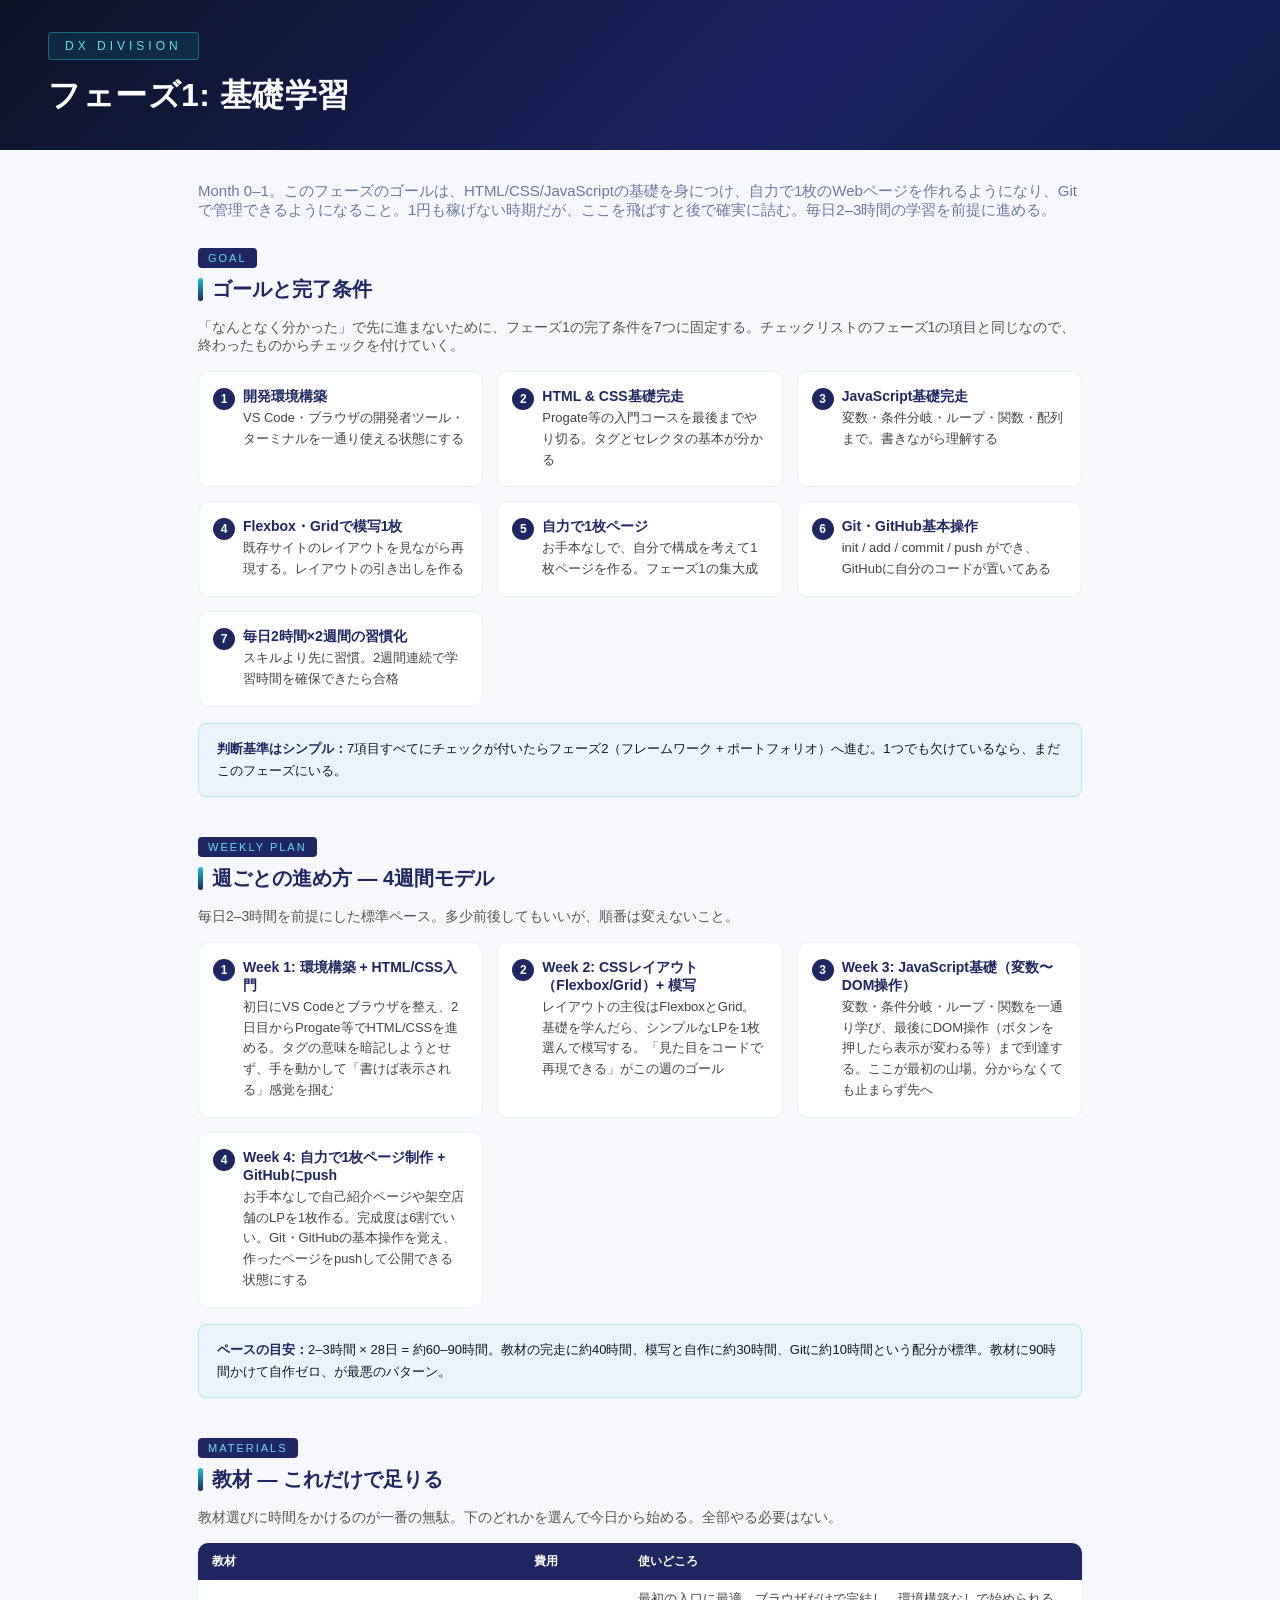
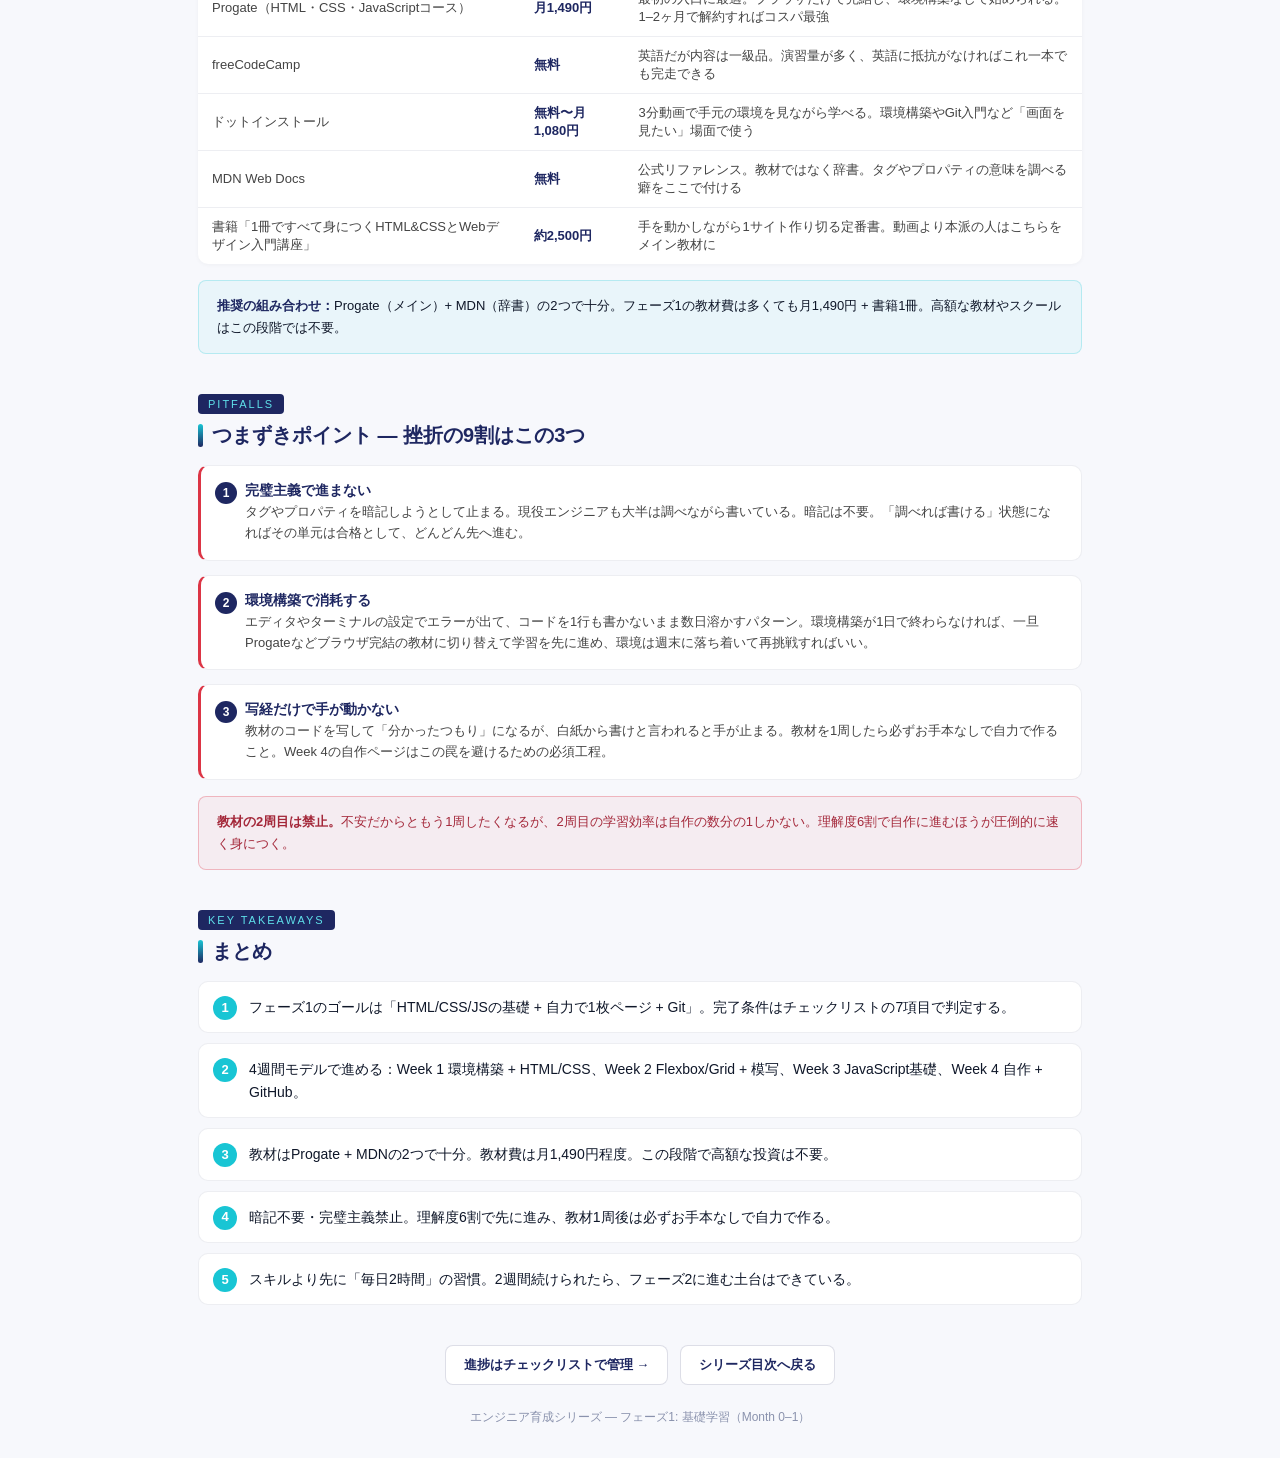
<file: phase1-basics.html>
<!DOCTYPE html>
<html lang="ja">
<head>
  <meta charset="UTF-8">
  <title>フェーズ1: 基礎学習 - エンジニア育成シリーズ</title>
  <link rel="stylesheet" href="style.css">
  <style>
    main { max-width: 980px; margin: 0 auto; }
    .lead { color: #6b7aa5; font-size: 15px; margin-bottom: 28px; }
    section.block { margin-bottom: 40px; }
    section.block h2 {
      font-size: 20px; color: var(--navy); font-weight: 800;
      padding-left: 14px; position: relative; margin-bottom: 16px;
    }
    section.block h2::before {
      content: ''; position: absolute; left: 0; top: 2px; bottom: 2px; width: 5px;
      background: linear-gradient(180deg, var(--accent), var(--navy)); border-radius: 3px;
    }
    .eyebrow { font-size: 11px; letter-spacing: 2px; color: var(--accent-soft); background: var(--navy); display: inline-block; padding: 4px 10px; border-radius: 4px; margin-bottom: 8px; }

    /* Callout */
    .callout { background: rgba(24,197,212,0.06); border: 1px solid rgba(24,197,212,0.25); border-radius: 8px; padding: 14px 18px; font-size: 13px; color: var(--ink); line-height: 1.7; margin: 16px 0; }
    .callout strong { color: var(--navy); }

    /* Warning box */
    .warning-box { background: rgba(220,53,69,0.06); border: 1px solid rgba(220,53,69,0.3); border-radius: 8px; padding: 14px 18px; font-size: 13px; color: #a4283a; line-height: 1.7; }

    /* Tables */
    .data-table { width: 100%; border-collapse: collapse; background: #fff; border-radius: 10px; overflow: hidden; box-shadow: 0 1px 4px rgba(0,0,0,0.04); font-size: 13px; }
    .data-table th { background: var(--navy); color: #fff; text-align: left; padding: 10px 14px; font-weight: 700; font-size: 12px; }
    .data-table td { padding: 10px 14px; border-bottom: 1px solid rgba(30,39,97,0.08); color: #444; }
    .data-table tr:last-child td { border-bottom: none; }
    .data-table .money { color: var(--navy); font-weight: 700; }

    /* Numbered work cards */
    .work-list { display: grid; grid-template-columns: repeat(auto-fill, minmax(240px, 1fr)); gap: 14px; }
    .work-item { background: #fff; border-radius: 10px; padding: 16px 18px; border: 1px solid rgba(30,39,97,0.08); position: relative; padding-left: 44px; }
    .work-item .num {
      position: absolute; left: 14px; top: 16px; width: 22px; height: 22px; border-radius: 50%;
      background: var(--navy); color: #fff; font-size: 12px; font-weight: 700; display: flex; align-items: center; justify-content: center;
    }
    .work-item .title { font-weight: 700; color: var(--navy); font-size: 14px; margin-bottom: 2px; }
    .work-item .desc { font-size: 13px; color: #444; line-height: 1.6; }

    /* Summary list */
    .summary-list { counter-reset: s; list-style: none; padding: 0; }
    .summary-list li { counter-increment: s; background: #fff; border-radius: 10px; padding: 14px 18px 14px 50px; margin-bottom: 10px; position: relative; border: 1px solid rgba(30,39,97,0.08); font-size: 14px; line-height: 1.6; }
    .summary-list li::before { content: counter(s); position: absolute; left: 14px; top: 14px; width: 24px; height: 24px; border-radius: 50%; background: var(--accent); color: #fff; font-weight: 800; font-size: 13px; display: flex; align-items: center; justify-content: center; }

    /* Footer nav */
    .page-nav { display: flex; flex-wrap: wrap; gap: 12px; justify-content: center; margin-top: 32px; }
    .page-nav a { display: inline-block; background: #fff; border: 1px solid rgba(30,39,97,0.15); border-radius: 8px; padding: 10px 18px; font-size: 13px; font-weight: 700; color: var(--navy); text-decoration: none; }
    .page-nav a:hover { border-color: var(--accent); color: var(--accent); }

    @media (max-width: 600px) {
      main { padding: 20px 16px; }
      header.page-header { padding: 24px 16px; }
    }
  </style>
</head>
<body>
  <header class="page-header">
    <span class="badge">DX DIVISION</span>
    <h1>フェーズ1: 基礎学習</h1>
  </header>
  <main>
    <p class="lead">Month 0–1。このフェーズのゴールは、HTML/CSS/JavaScriptの基礎を身につけ、自力で1枚のWebページを作れるようになり、Gitで管理できるようになること。1円も稼げない時期だが、ここを飛ばすと後で確実に詰む。毎日2–3時間の学習を前提に進める。</p>

    <!-- =========================================
         Section: ゴールと完了条件
         ========================================= -->
    <section class="block">
      <span class="eyebrow">GOAL</span>
      <h2>ゴールと完了条件</h2>
      <p style="font-size:14px; color:#555; margin-bottom:16px;">「なんとなく分かった」で先に進まないために、フェーズ1の完了条件を7つに固定する。チェックリストのフェーズ1の項目と同じなので、終わったものからチェックを付けていく。</p>

      <div class="work-list">
        <div class="work-item"><span class="num">1</span><div class="title">開発環境構築</div><div class="desc">VS Code・ブラウザの開発者ツール・ターミナルを一通り使える状態にする</div></div>
        <div class="work-item"><span class="num">2</span><div class="title">HTML &amp; CSS基礎完走</div><div class="desc">Progate等の入門コースを最後までやり切る。タグとセレクタの基本が分かる</div></div>
        <div class="work-item"><span class="num">3</span><div class="title">JavaScript基礎完走</div><div class="desc">変数・条件分岐・ループ・関数・配列まで。書きながら理解する</div></div>
        <div class="work-item"><span class="num">4</span><div class="title">Flexbox・Gridで模写1枚</div><div class="desc">既存サイトのレイアウトを見ながら再現する。レイアウトの引き出しを作る</div></div>
        <div class="work-item"><span class="num">5</span><div class="title">自力で1枚ページ</div><div class="desc">お手本なしで、自分で構成を考えて1枚ページを作る。フェーズ1の集大成</div></div>
        <div class="work-item"><span class="num">6</span><div class="title">Git・GitHub基本操作</div><div class="desc">init / add / commit / push ができ、GitHubに自分のコードが置いてある</div></div>
        <div class="work-item"><span class="num">7</span><div class="title">毎日2時間×2週間の習慣化</div><div class="desc">スキルより先に習慣。2週間連続で学習時間を確保できたら合格</div></div>
      </div>

      <div class="callout">
        <strong>判断基準はシンプル：</strong>7項目すべてにチェックが付いたらフェーズ2（フレームワーク + ポートフォリオ）へ進む。1つでも欠けているなら、まだこのフェーズにいる。
      </div>
    </section>

    <!-- =========================================
         Section: 週ごとの進め方
         ========================================= -->
    <section class="block">
      <span class="eyebrow">WEEKLY PLAN</span>
      <h2>週ごとの進め方 — 4週間モデル</h2>
      <p style="font-size:14px; color:#555; margin-bottom:16px;">毎日2–3時間を前提にした標準ペース。多少前後してもいいが、順番は変えないこと。</p>

      <div class="work-list">
        <div class="work-item"><span class="num">1</span><div class="title">Week 1: 環境構築 + HTML/CSS入門</div><div class="desc">初日にVS Codeとブラウザを整え、2日目からProgate等でHTML/CSSを進める。タグの意味を暗記しようとせず、手を動かして「書けば表示される」感覚を掴む</div></div>
        <div class="work-item"><span class="num">2</span><div class="title">Week 2: CSSレイアウト（Flexbox/Grid）+ 模写</div><div class="desc">レイアウトの主役はFlexboxとGrid。基礎を学んだら、シンプルなLPを1枚選んで模写する。「見た目をコードで再現できる」がこの週のゴール</div></div>
        <div class="work-item"><span class="num">3</span><div class="title">Week 3: JavaScript基礎（変数〜DOM操作）</div><div class="desc">変数・条件分岐・ループ・関数を一通り学び、最後にDOM操作（ボタンを押したら表示が変わる等）まで到達する。ここが最初の山場。分からなくても止まらず先へ</div></div>
        <div class="work-item"><span class="num">4</span><div class="title">Week 4: 自力で1枚ページ制作 + GitHubにpush</div><div class="desc">お手本なしで自己紹介ページや架空店舗のLPを1枚作る。完成度は6割でいい。Git・GitHubの基本操作を覚え、作ったページをpushして公開できる状態にする</div></div>
      </div>

      <div class="callout">
        <strong>ペースの目安：</strong>2–3時間 × 28日 = 約60–90時間。教材の完走に約40時間、模写と自作に約30時間、Gitに約10時間という配分が標準。教材に90時間かけて自作ゼロ、が最悪のパターン。
      </div>
    </section>

    <!-- =========================================
         Section: 教材
         ========================================= -->
    <section class="block">
      <span class="eyebrow">MATERIALS</span>
      <h2>教材 — これだけで足りる</h2>
      <p style="font-size:14px; color:#555; margin-bottom:16px;">教材選びに時間をかけるのが一番の無駄。下のどれかを選んで今日から始める。全部やる必要はない。</p>

      <table class="data-table">
        <thead><tr><th>教材</th><th>費用</th><th>使いどころ</th></tr></thead>
        <tbody>
          <tr><td>Progate（HTML・CSS・JavaScriptコース）</td><td class="money">月1,490円</td><td>最初の入口に最適。ブラウザだけで完結し、環境構築なしで始められる。1–2ヶ月で解約すればコスパ最強</td></tr>
          <tr><td>freeCodeCamp</td><td class="money">無料</td><td>英語だが内容は一級品。演習量が多く、英語に抵抗がなければこれ一本でも完走できる</td></tr>
          <tr><td>ドットインストール</td><td class="money">無料〜月1,080円</td><td>3分動画で手元の環境を見ながら学べる。環境構築やGit入門など「画面を見たい」場面で使う</td></tr>
          <tr><td>MDN Web Docs</td><td class="money">無料</td><td>公式リファレンス。教材ではなく辞書。タグやプロパティの意味を調べる癖をここで付ける</td></tr>
          <tr><td>書籍「1冊ですべて身につくHTML&amp;CSSとWebデザイン入門講座」</td><td class="money">約2,500円</td><td>手を動かしながら1サイト作り切る定番書。動画より本派の人はこちらをメイン教材に</td></tr>
        </tbody>
      </table>

      <div class="callout">
        <strong>推奨の組み合わせ：</strong>Progate（メイン）+ MDN（辞書）の2つで十分。フェーズ1の教材費は多くても月1,490円 + 書籍1冊。高額な教材やスクールはこの段階では不要。
      </div>
    </section>

    <!-- =========================================
         Section: つまずきポイント
         ========================================= -->
    <section class="block">
      <span class="eyebrow">PITFALLS</span>
      <h2>つまずきポイント — 挫折の9割はこの3つ</h2>

      <div class="work-list" style="grid-template-columns: 1fr;">
        <div class="work-item" style="border-left: 3px solid #dc3545;"><span class="num">1</span><div class="title">完璧主義で進まない</div><div class="desc">タグやプロパティを暗記しようとして止まる。現役エンジニアも大半は調べながら書いている。暗記は不要。「調べれば書ける」状態になればその単元は合格として、どんどん先へ進む。</div></div>
        <div class="work-item" style="border-left: 3px solid #dc3545;"><span class="num">2</span><div class="title">環境構築で消耗する</div><div class="desc">エディタやターミナルの設定でエラーが出て、コードを1行も書かないまま数日溶かすパターン。環境構築が1日で終わらなければ、一旦Progateなどブラウザ完結の教材に切り替えて学習を先に進め、環境は週末に落ち着いて再挑戦すればいい。</div></div>
        <div class="work-item" style="border-left: 3px solid #dc3545;"><span class="num">3</span><div class="title">写経だけで手が動かない</div><div class="desc">教材のコードを写して「分かったつもり」になるが、白紙から書けと言われると手が止まる。教材を1周したら必ずお手本なしで自力で作ること。Week 4の自作ページはこの罠を避けるための必須工程。</div></div>
      </div>

      <div class="warning-box" style="margin-top:16px;">
        <strong>教材の2周目は禁止。</strong>不安だからともう1周したくなるが、2周目の学習効率は自作の数分の1しかない。理解度6割で自作に進むほうが圧倒的に速く身につく。
      </div>
    </section>

    <!-- =========================================
         Section: まとめ
         ========================================= -->
    <section class="block">
      <span class="eyebrow">KEY TAKEAWAYS</span>
      <h2>まとめ</h2>

      <ol class="summary-list">
        <li>フェーズ1のゴールは「HTML/CSS/JSの基礎 + 自力で1枚ページ + Git」。完了条件はチェックリストの7項目で判定する。</li>
        <li>4週間モデルで進める：Week 1 環境構築 + HTML/CSS、Week 2 Flexbox/Grid + 模写、Week 3 JavaScript基礎、Week 4 自作 + GitHub。</li>
        <li>教材はProgate + MDNの2つで十分。教材費は月1,490円程度。この段階で高額な投資は不要。</li>
        <li>暗記不要・完璧主義禁止。理解度6割で先に進み、教材1周後は必ずお手本なしで自力で作る。</li>
        <li>スキルより先に「毎日2時間」の習慣。2週間続けられたら、フェーズ2に進む土台はできている。</li>
      </ol>
    </section>

    <div class="page-nav">
      <a href="roadmap-checklist.html">進捗はチェックリストで管理 →</a>
      <a href="index.html">シリーズ目次へ戻る</a>
    </div>

    <p style="color:#8a92ad; font-size:12px; margin-top:24px; text-align:center;">エンジニア育成シリーズ — フェーズ1: 基礎学習（Month 0–1）</p>
  </main>
</body>
</html>
</file>
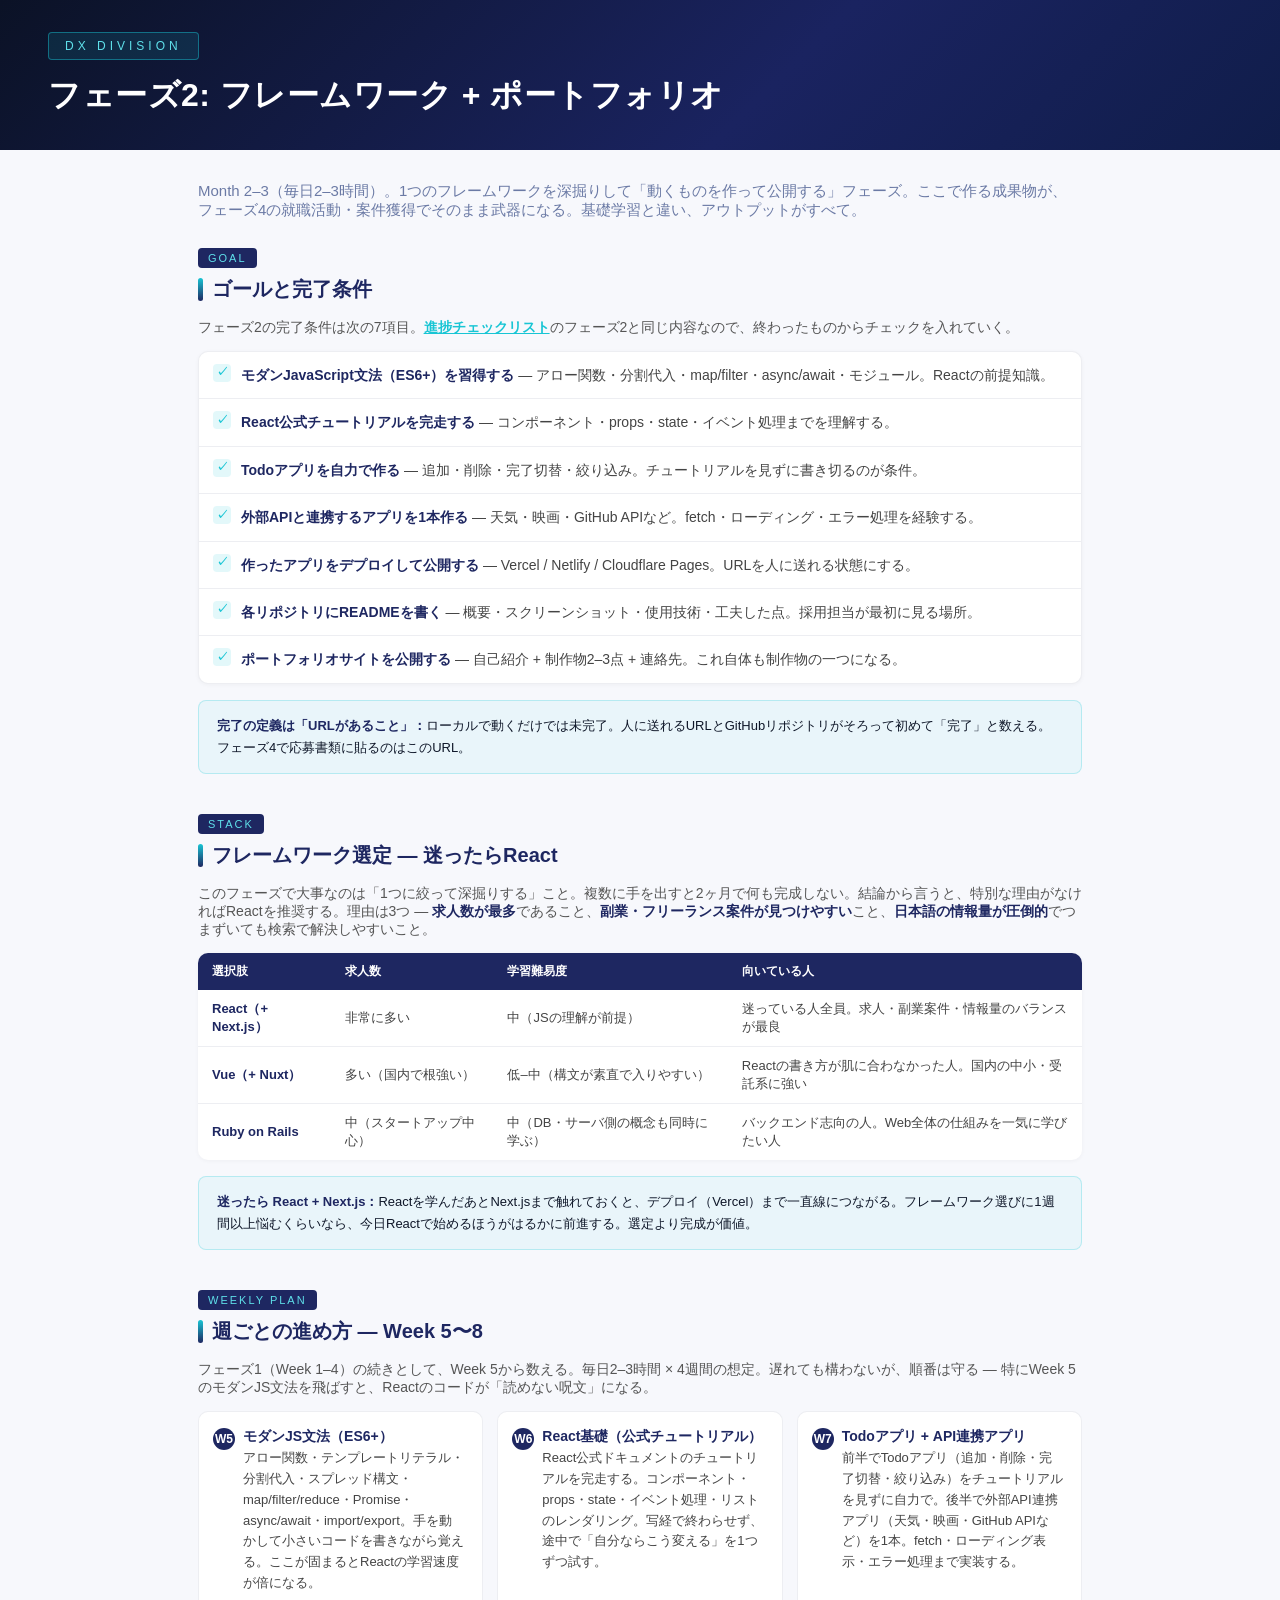
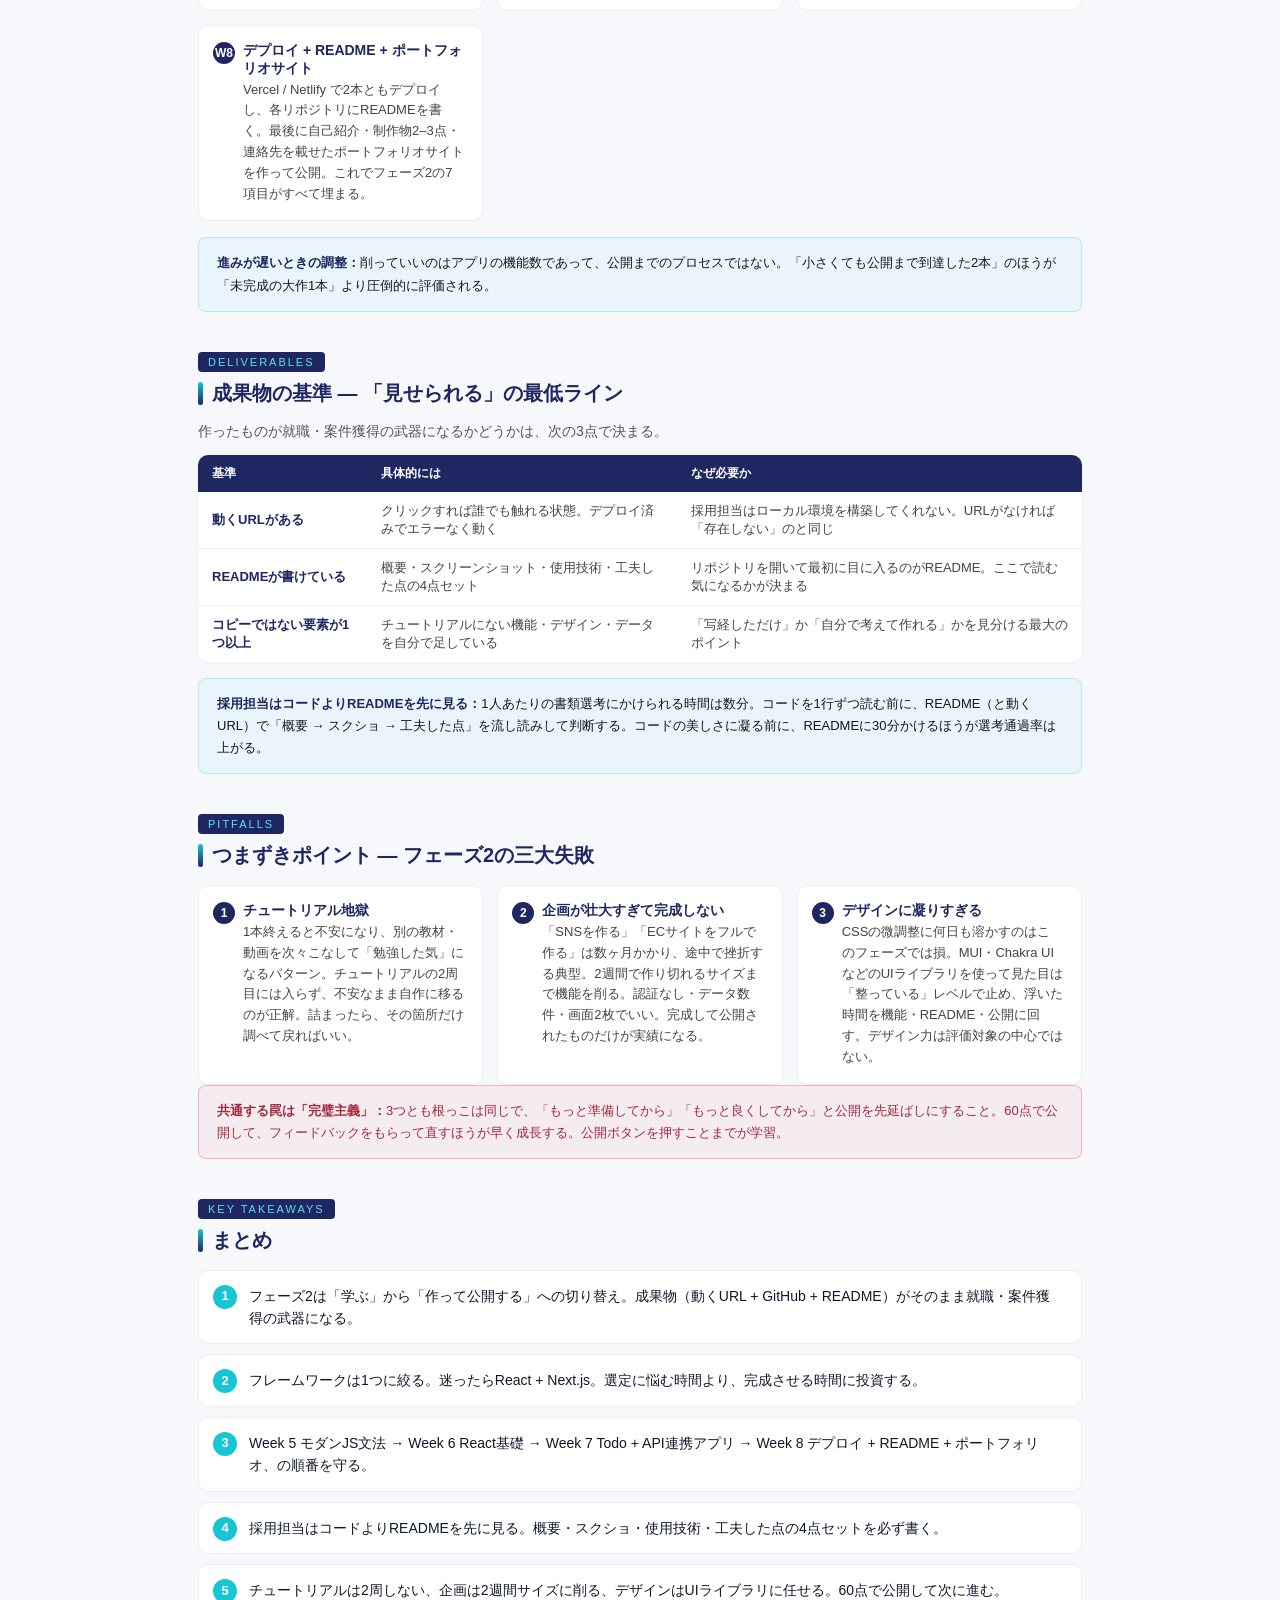
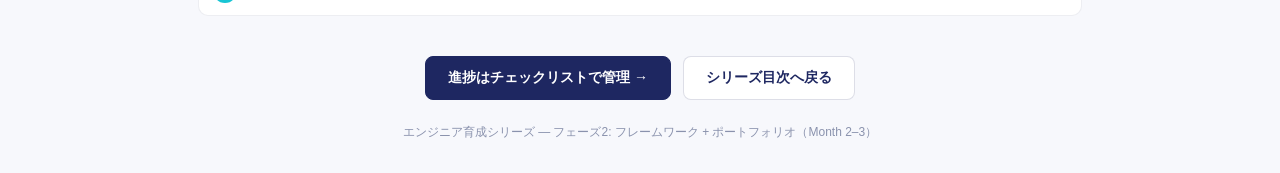
<file: phase2-portfolio.html>
<!DOCTYPE html>
<html lang="ja">
<head>
  <meta charset="UTF-8">
  <title>フェーズ2: フレームワーク + ポートフォリオ - エンジニア育成シリーズ</title>
  <link rel="stylesheet" href="style.css">
  <style>
    main { max-width: 980px; margin: 0 auto; }
    .lead { color: #6b7aa5; font-size: 15px; margin-bottom: 28px; }
    section.block { margin-bottom: 40px; }
    section.block h2 {
      font-size: 20px; color: var(--navy); font-weight: 800;
      padding-left: 14px; position: relative; margin-bottom: 16px;
    }
    section.block h2::before {
      content: ''; position: absolute; left: 0; top: 2px; bottom: 2px; width: 5px;
      background: linear-gradient(180deg, var(--accent), var(--navy)); border-radius: 3px;
    }
    .eyebrow { font-size: 11px; letter-spacing: 2px; color: var(--accent-soft); background: var(--navy); display: inline-block; padding: 4px 10px; border-radius: 4px; margin-bottom: 8px; }

    /* Callout */
    .callout { background: rgba(24,197,212,0.06); border: 1px solid rgba(24,197,212,0.25); border-radius: 8px; padding: 14px 18px; font-size: 13px; color: var(--ink); line-height: 1.7; margin: 16px 0; }
    .callout strong { color: var(--navy); }

    /* Warning box */
    .warning-box { background: rgba(220,53,69,0.06); border: 1px solid rgba(220,53,69,0.3); border-radius: 8px; padding: 14px 18px; font-size: 13px; color: #a4283a; line-height: 1.7; }

    /* Tables */
    .data-table { width: 100%; border-collapse: collapse; background: #fff; border-radius: 10px; overflow: hidden; box-shadow: 0 1px 4px rgba(0,0,0,0.04); font-size: 13px; }
    .data-table th { background: var(--navy); color: #fff; text-align: left; padding: 10px 14px; font-weight: 700; font-size: 12px; }
    .data-table td { padding: 10px 14px; border-bottom: 1px solid rgba(30,39,97,0.08); color: #444; }
    .data-table tr:last-child td { border-bottom: none; }
    .data-table .money { color: var(--navy); font-weight: 700; }

    /* Numbered work cards */
    .work-list { display: grid; grid-template-columns: repeat(auto-fill, minmax(280px, 1fr)); gap: 14px; }
    .work-item { background: #fff; border-radius: 10px; padding: 16px 18px; border: 1px solid rgba(30,39,97,0.08); position: relative; padding-left: 44px; }
    .work-item .num {
      position: absolute; left: 14px; top: 16px; width: 22px; height: 22px; border-radius: 50%;
      background: var(--navy); color: #fff; font-size: 12px; font-weight: 700; display: flex; align-items: center; justify-content: center;
    }
    .work-item .title { font-weight: 700; color: var(--navy); font-size: 14px; margin-bottom: 2px; }
    .work-item .desc { font-size: 13px; color: #444; line-height: 1.6; }

    /* Summary list */
    .summary-list { counter-reset: s; list-style: none; padding: 0; }
    .summary-list li { counter-increment: s; background: #fff; border-radius: 10px; padding: 14px 18px 14px 50px; margin-bottom: 10px; position: relative; border: 1px solid rgba(30,39,97,0.08); font-size: 14px; line-height: 1.6; }
    .summary-list li::before { content: counter(s); position: absolute; left: 14px; top: 14px; width: 24px; height: 24px; border-radius: 50%; background: var(--accent); color: #fff; font-weight: 800; font-size: 13px; display: flex; align-items: center; justify-content: center; }

    /* Goal checklist */
    .goal-list { list-style: none; padding: 0; background: #fff; border-radius: 10px; border: 1px solid rgba(30,39,97,0.08); box-shadow: 0 1px 4px rgba(0,0,0,0.04); }
    .goal-list li { padding: 12px 16px 12px 42px; border-bottom: 1px solid rgba(30,39,97,0.08); font-size: 14px; color: #444; line-height: 1.6; position: relative; }
    .goal-list li:last-child { border-bottom: none; }
    .goal-list li::before { content: '✓'; position: absolute; left: 14px; top: 12px; width: 18px; height: 18px; border-radius: 4px; background: rgba(24,197,212,0.12); color: var(--accent); font-size: 12px; font-weight: 800; display: flex; align-items: center; justify-content: center; }
    .goal-list li strong { color: var(--navy); }

    /* Footer nav */
    .page-nav { display: flex; flex-wrap: wrap; gap: 12px; justify-content: center; margin-top: 32px; }
    .page-nav a {
      display: inline-block; padding: 12px 22px; border-radius: 8px; font-size: 14px; font-weight: 700;
      text-decoration: none; border: 1px solid rgba(30,39,97,0.15); color: var(--navy); background: #fff;
    }
    .page-nav a.primary { background: var(--navy); color: #fff; border-color: var(--navy); }

    @media (max-width: 600px) {
      main { padding: 20px 16px; }
      header.page-header { padding: 24px 16px; }
    }
  </style>
</head>
<body>
  <header class="page-header">
    <span class="badge">DX DIVISION</span>
    <h1>フェーズ2: フレームワーク + ポートフォリオ</h1>
  </header>
  <main>
    <p class="lead">Month 2–3（毎日2–3時間）。1つのフレームワークを深掘りして「動くものを作って公開する」フェーズ。ここで作る成果物が、フェーズ4の就職活動・案件獲得でそのまま武器になる。基礎学習と違い、アウトプットがすべて。</p>

    <!-- =========================================
         Section: ゴールと完了条件
         ========================================= -->
    <section class="block">
      <span class="eyebrow">GOAL</span>
      <h2>ゴールと完了条件</h2>
      <p style="font-size:14px; color:#555; margin-bottom:14px;">フェーズ2の完了条件は次の7項目。<a href="roadmap-checklist.html" style="color:var(--accent); font-weight:700;">進捗チェックリスト</a>のフェーズ2と同じ内容なので、終わったものからチェックを入れていく。</p>
      <ul class="goal-list">
        <li><strong>モダンJavaScript文法（ES6+）を習得する</strong> — アロー関数・分割代入・map/filter・async/await・モジュール。Reactの前提知識。</li>
        <li><strong>React公式チュートリアルを完走する</strong> — コンポーネント・props・state・イベント処理までを理解する。</li>
        <li><strong>Todoアプリを自力で作る</strong> — 追加・削除・完了切替・絞り込み。チュートリアルを見ずに書き切るのが条件。</li>
        <li><strong>外部APIと連携するアプリを1本作る</strong> — 天気・映画・GitHub APIなど。fetch・ローディング・エラー処理を経験する。</li>
        <li><strong>作ったアプリをデプロイして公開する</strong> — Vercel / Netlify / Cloudflare Pages。URLを人に送れる状態にする。</li>
        <li><strong>各リポジトリにREADMEを書く</strong> — 概要・スクリーンショット・使用技術・工夫した点。採用担当が最初に見る場所。</li>
        <li><strong>ポートフォリオサイトを公開する</strong> — 自己紹介 + 制作物2–3点 + 連絡先。これ自体も制作物の一つになる。</li>
      </ul>
      <div class="callout">
        <strong>完了の定義は「URLがあること」：</strong>ローカルで動くだけでは未完了。人に送れるURLとGitHubリポジトリがそろって初めて「完了」と数える。フェーズ4で応募書類に貼るのはこのURL。
      </div>
    </section>

    <!-- =========================================
         Section: フレームワーク選定
         ========================================= -->
    <section class="block">
      <span class="eyebrow">STACK</span>
      <h2>フレームワーク選定 — 迷ったらReact</h2>
      <p style="font-size:14px; color:#555; margin-bottom:14px;">このフェーズで大事なのは「1つに絞って深掘りする」こと。複数に手を出すと2ヶ月で何も完成しない。結論から言うと、特別な理由がなければReactを推奨する。理由は3つ — <strong style="color:var(--navy);">求人数が最多</strong>であること、<strong style="color:var(--navy);">副業・フリーランス案件が見つけやすい</strong>こと、<strong style="color:var(--navy);">日本語の情報量が圧倒的</strong>でつまずいても検索で解決しやすいこと。</p>

      <table class="data-table">
        <thead><tr><th>選択肢</th><th>求人数</th><th>学習難易度</th><th>向いている人</th></tr></thead>
        <tbody>
          <tr><td class="money">React（+ Next.js）</td><td>非常に多い</td><td>中（JSの理解が前提）</td><td>迷っている人全員。求人・副業案件・情報量のバランスが最良</td></tr>
          <tr><td class="money">Vue（+ Nuxt）</td><td>多い（国内で根強い）</td><td>低–中（構文が素直で入りやすい）</td><td>Reactの書き方が肌に合わなかった人。国内の中小・受託系に強い</td></tr>
          <tr><td class="money">Ruby on Rails</td><td>中（スタートアップ中心）</td><td>中（DB・サーバ側の概念も同時に学ぶ）</td><td>バックエンド志向の人。Web全体の仕組みを一気に学びたい人</td></tr>
        </tbody>
      </table>

      <div class="callout">
        <strong>迷ったら React + Next.js：</strong>Reactを学んだあとNext.jsまで触れておくと、デプロイ（Vercel）まで一直線につながる。フレームワーク選びに1週間以上悩むくらいなら、今日Reactで始めるほうがはるかに前進する。選定より完成が価値。
      </div>
    </section>

    <!-- =========================================
         Section: 週ごとの進め方
         ========================================= -->
    <section class="block">
      <span class="eyebrow">WEEKLY PLAN</span>
      <h2>週ごとの進め方 — Week 5〜8</h2>
      <p style="font-size:14px; color:#555; margin-bottom:14px;">フェーズ1（Week 1–4）の続きとして、Week 5から数える。毎日2–3時間 × 4週間の想定。遅れても構わないが、順番は守る — 特にWeek 5のモダンJS文法を飛ばすと、Reactのコードが「読めない呪文」になる。</p>

      <div class="work-list">
        <div class="work-item">
          <span class="num">W5</span>
          <div class="title">モダンJS文法（ES6+）</div>
          <div class="desc">アロー関数・テンプレートリテラル・分割代入・スプレッド構文・map/filter/reduce・Promise・async/await・import/export。手を動かして小さいコードを書きながら覚える。ここが固まるとReactの学習速度が倍になる。</div>
        </div>
        <div class="work-item">
          <span class="num">W6</span>
          <div class="title">React基礎（公式チュートリアル）</div>
          <div class="desc">React公式ドキュメントのチュートリアルを完走する。コンポーネント・props・state・イベント処理・リストのレンダリング。写経で終わらせず、途中で「自分ならこう変える」を1つずつ試す。</div>
        </div>
        <div class="work-item">
          <span class="num">W7</span>
          <div class="title">Todoアプリ + API連携アプリ</div>
          <div class="desc">前半でTodoアプリ（追加・削除・完了切替・絞り込み）をチュートリアルを見ずに自力で。後半で外部API連携アプリ（天気・映画・GitHub APIなど）を1本。fetch・ローディング表示・エラー処理まで実装する。</div>
        </div>
        <div class="work-item">
          <span class="num">W8</span>
          <div class="title">デプロイ + README + ポートフォリオサイト</div>
          <div class="desc">Vercel / Netlify で2本ともデプロイし、各リポジトリにREADMEを書く。最後に自己紹介・制作物2–3点・連絡先を載せたポートフォリオサイトを作って公開。これでフェーズ2の7項目がすべて埋まる。</div>
        </div>
      </div>

      <div class="callout">
        <strong>進みが遅いときの調整：</strong>削っていいのはアプリの機能数であって、公開までのプロセスではない。「小さくても公開まで到達した2本」のほうが「未完成の大作1本」より圧倒的に評価される。
      </div>
    </section>

    <!-- =========================================
         Section: 成果物の基準
         ========================================= -->
    <section class="block">
      <span class="eyebrow">DELIVERABLES</span>
      <h2>成果物の基準 — 「見せられる」の最低ライン</h2>
      <p style="font-size:14px; color:#555; margin-bottom:14px;">作ったものが就職・案件獲得の武器になるかどうかは、次の3点で決まる。</p>

      <table class="data-table">
        <thead><tr><th>基準</th><th>具体的には</th><th>なぜ必要か</th></tr></thead>
        <tbody>
          <tr><td class="money">動くURLがある</td><td>クリックすれば誰でも触れる状態。デプロイ済みでエラーなく動く</td><td>採用担当はローカル環境を構築してくれない。URLがなければ「存在しない」のと同じ</td></tr>
          <tr><td class="money">READMEが書けている</td><td>概要・スクリーンショット・使用技術・工夫した点の4点セット</td><td>リポジトリを開いて最初に目に入るのがREADME。ここで読む気になるかが決まる</td></tr>
          <tr><td class="money">コピーではない要素が1つ以上</td><td>チュートリアルにない機能・デザイン・データを自分で足している</td><td>「写経しただけ」か「自分で考えて作れる」かを見分ける最大のポイント</td></tr>
        </tbody>
      </table>

      <div class="callout">
        <strong>採用担当はコードよりREADMEを先に見る：</strong>1人あたりの書類選考にかけられる時間は数分。コードを1行ずつ読む前に、README（と動くURL）で「概要 → スクショ → 工夫した点」を流し読みして判断する。コードの美しさに凝る前に、READMEに30分かけるほうが選考通過率は上がる。
      </div>
    </section>

    <!-- =========================================
         Section: つまずきポイント
         ========================================= -->
    <section class="block">
      <span class="eyebrow">PITFALLS</span>
      <h2>つまずきポイント — フェーズ2の三大失敗</h2>

      <div class="work-list">
        <div class="work-item">
          <span class="num">1</span>
          <div class="title">チュートリアル地獄</div>
          <div class="desc">1本終えると不安になり、別の教材・動画を次々こなして「勉強した気」になるパターン。チュートリアルの2周目には入らず、不安なまま自作に移るのが正解。詰まったら、その箇所だけ調べて戻ればいい。</div>
        </div>
        <div class="work-item">
          <span class="num">2</span>
          <div class="title">企画が壮大すぎて完成しない</div>
          <div class="desc">「SNSを作る」「ECサイトをフルで作る」は数ヶ月かかり、途中で挫折する典型。2週間で作り切れるサイズまで機能を削る。認証なし・データ数件・画面2枚でいい。完成して公開されたものだけが実績になる。</div>
        </div>
        <div class="work-item">
          <span class="num">3</span>
          <div class="title">デザインに凝りすぎる</div>
          <div class="desc">CSSの微調整に何日も溶かすのはこのフェーズでは損。MUI・Chakra UIなどのUIライブラリを使って見た目は「整っている」レベルで止め、浮いた時間を機能・README・公開に回す。デザイン力は評価対象の中心ではない。</div>
        </div>
      </div>

      <div class="warning-box">
        <strong>共通する罠は「完璧主義」：</strong>3つとも根っこは同じで、「もっと準備してから」「もっと良くしてから」と公開を先延ばしにすること。60点で公開して、フィードバックをもらって直すほうが早く成長する。公開ボタンを押すことまでが学習。
      </div>
    </section>

    <!-- =========================================
         Section: まとめ
         ========================================= -->
    <section class="block">
      <span class="eyebrow">KEY TAKEAWAYS</span>
      <h2>まとめ</h2>
      <ol class="summary-list">
        <li>フェーズ2は「学ぶ」から「作って公開する」への切り替え。成果物（動くURL + GitHub + README）がそのまま就職・案件獲得の武器になる。</li>
        <li>フレームワークは1つに絞る。迷ったらReact + Next.js。選定に悩む時間より、完成させる時間に投資する。</li>
        <li>Week 5 モダンJS文法 → Week 6 React基礎 → Week 7 Todo + API連携アプリ → Week 8 デプロイ + README + ポートフォリオ、の順番を守る。</li>
        <li>採用担当はコードよりREADMEを先に見る。概要・スクショ・使用技術・工夫した点の4点セットを必ず書く。</li>
        <li>チュートリアルは2周しない、企画は2週間サイズに削る、デザインはUIライブラリに任せる。60点で公開して次に進む。</li>
      </ol>
    </section>

    <div class="page-nav">
      <a class="primary" href="roadmap-checklist.html">進捗はチェックリストで管理 →</a>
      <a href="index.html">シリーズ目次へ戻る</a>
    </div>

    <p style="color:#8a92ad; font-size:12px; margin-top:24px; text-align:center;">エンジニア育成シリーズ — フェーズ2: フレームワーク + ポートフォリオ（Month 2–3）</p>
  </main>
</body>
</html>
</file>
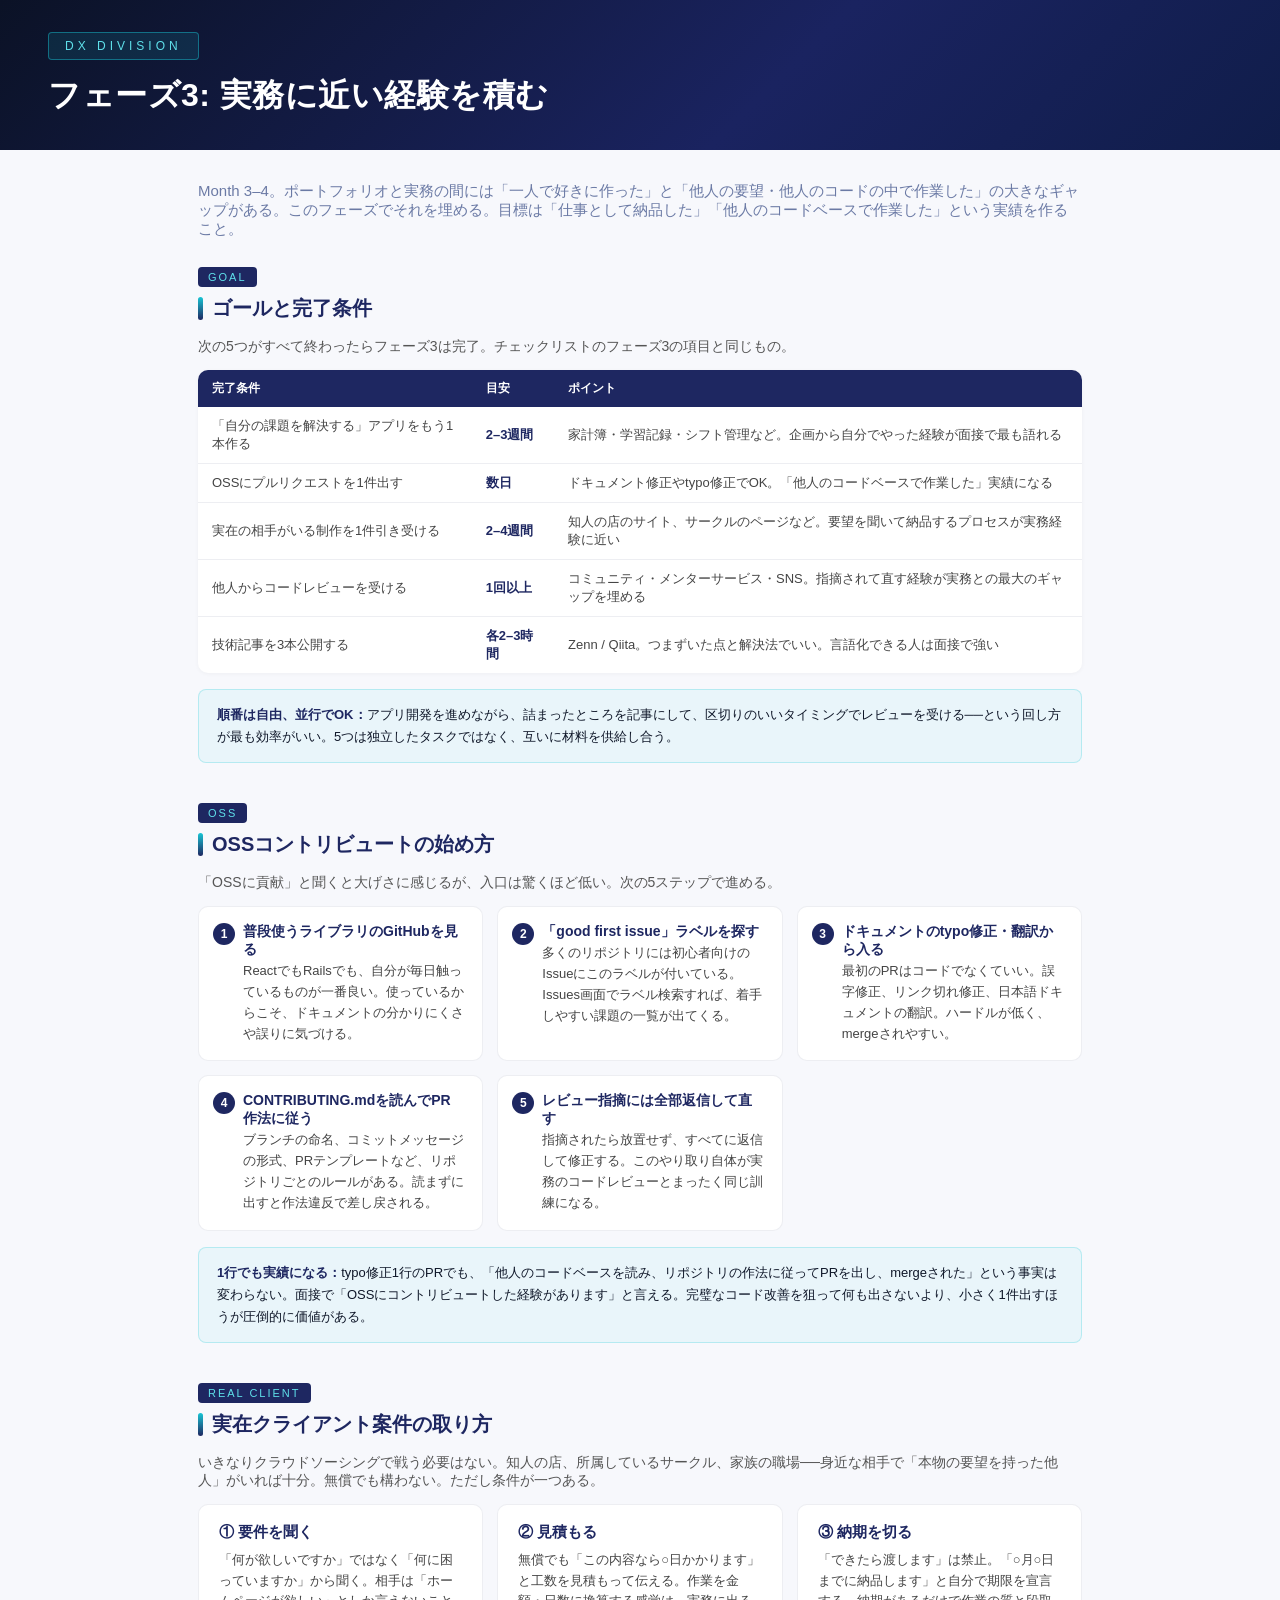
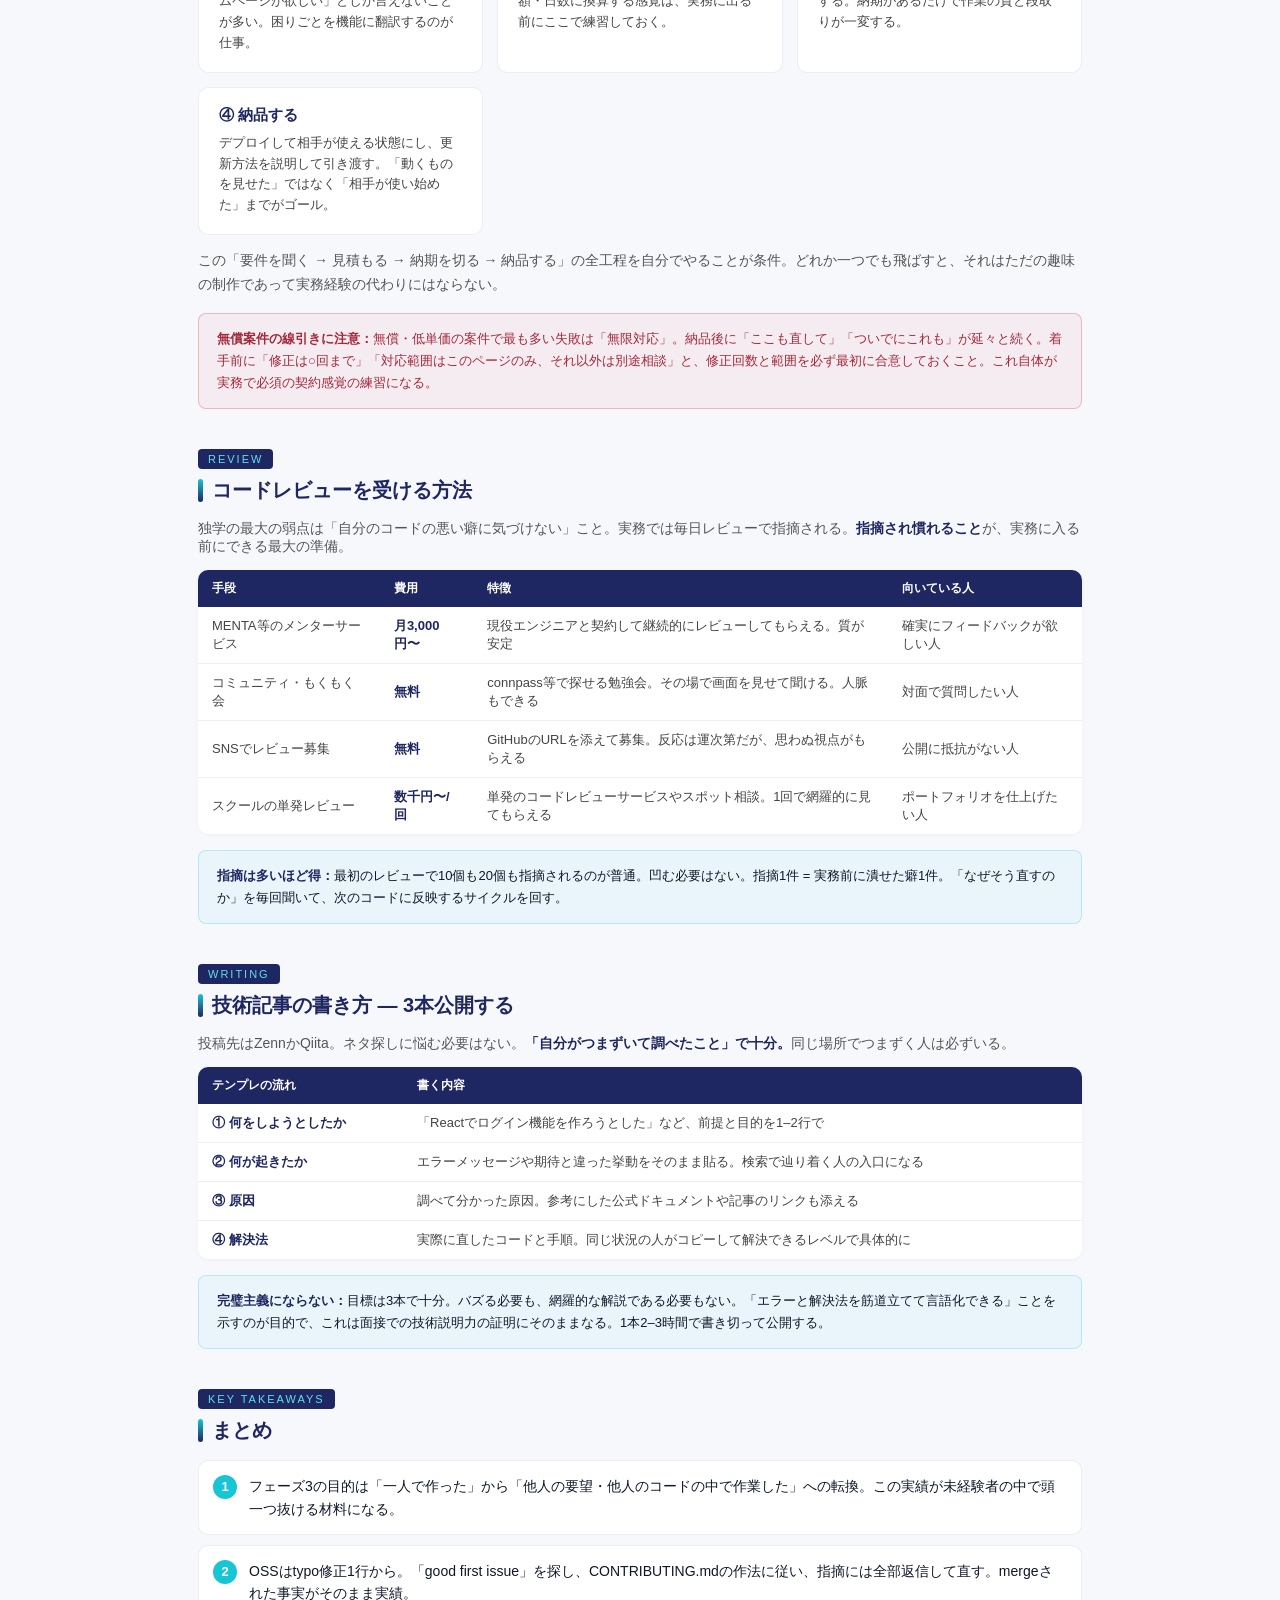
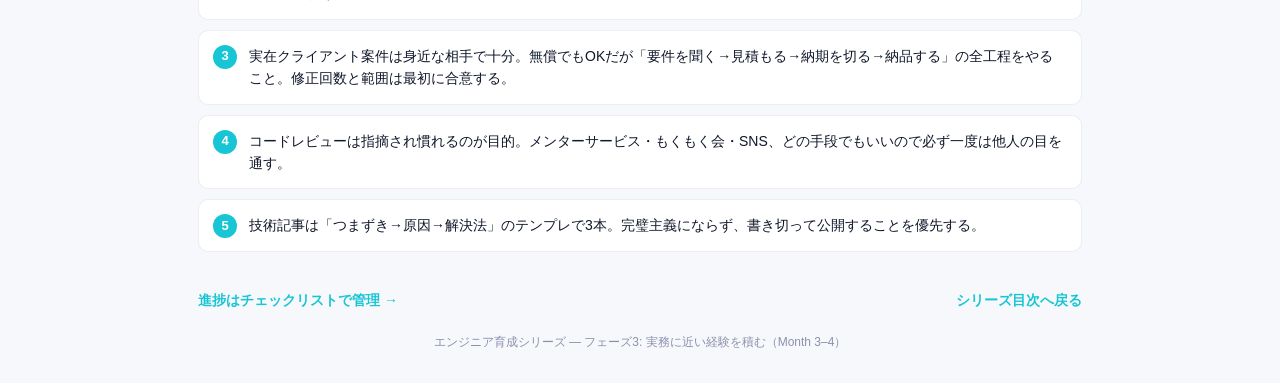
<file: phase3-experience.html>
<!DOCTYPE html>
<html lang="ja">
<head>
  <meta charset="UTF-8">
  <title>フェーズ3: 実務に近い経験を積む - エンジニア育成シリーズ</title>
  <link rel="stylesheet" href="style.css">
  <style>
    main { max-width: 980px; margin: 0 auto; }
    .lead { color: #6b7aa5; font-size: 15px; margin-bottom: 28px; }
    section.block { margin-bottom: 40px; }
    section.block h2 {
      font-size: 20px; color: var(--navy); font-weight: 800;
      padding-left: 14px; position: relative; margin-bottom: 16px;
    }
    section.block h2::before {
      content: ''; position: absolute; left: 0; top: 2px; bottom: 2px; width: 5px;
      background: linear-gradient(180deg, var(--accent), var(--navy)); border-radius: 3px;
    }
    .eyebrow { font-size: 11px; letter-spacing: 2px; color: var(--accent-soft); background: var(--navy); display: inline-block; padding: 4px 10px; border-radius: 4px; margin-bottom: 8px; }

    /* Callout */
    .callout { background: rgba(24,197,212,0.06); border: 1px solid rgba(24,197,212,0.25); border-radius: 8px; padding: 14px 18px; font-size: 13px; color: var(--ink); line-height: 1.7; margin: 16px 0; }
    .callout strong { color: var(--navy); }

    /* Warning box */
    .warning-box { background: rgba(220,53,69,0.06); border: 1px solid rgba(220,53,69,0.3); border-radius: 8px; padding: 14px 18px; font-size: 13px; color: #a4283a; line-height: 1.7; margin: 16px 0; }

    /* Tables */
    .data-table { width: 100%; border-collapse: collapse; background: #fff; border-radius: 10px; overflow: hidden; box-shadow: 0 1px 4px rgba(0,0,0,0.04); font-size: 13px; }
    .data-table th { background: var(--navy); color: #fff; text-align: left; padding: 10px 14px; font-weight: 700; font-size: 12px; }
    .data-table td { padding: 10px 14px; border-bottom: 1px solid rgba(30,39,97,0.08); color: #444; }
    .data-table tr:last-child td { border-bottom: none; }
    .data-table .money { color: var(--navy); font-weight: 700; }

    /* Work list (numbered cards) */
    .work-list { display: grid; grid-template-columns: repeat(auto-fill, minmax(280px, 1fr)); gap: 14px; }
    .work-item { background: #fff; border-radius: 10px; padding: 16px 18px; border: 1px solid rgba(30,39,97,0.08); position: relative; padding-left: 44px; }
    .work-item .num {
      position: absolute; left: 14px; top: 16px; width: 22px; height: 22px; border-radius: 50%;
      background: var(--navy); color: #fff; font-size: 12px; font-weight: 700; display: flex; align-items: center; justify-content: center;
    }
    .work-item .title { font-weight: 700; color: var(--navy); font-size: 14px; margin-bottom: 2px; }
    .work-item .desc { font-size: 13px; color: #444; line-height: 1.6; }

    /* Role grid */
    .role-grid { display: grid; grid-template-columns: repeat(auto-fill, minmax(240px, 1fr)); gap: 14px; }
    .role-card { background: #fff; border-radius: 10px; padding: 18px 20px; border: 1px solid rgba(30,39,97,0.08); }
    .role-card .name { font-size: 15px; font-weight: 800; color: var(--navy); margin-bottom: 8px; }
    .role-card .desc { font-size: 13px; color: #444; line-height: 1.6; }

    /* Summary list */
    .summary-list { counter-reset: s; list-style: none; padding: 0; }
    .summary-list li { counter-increment: s; background: #fff; border-radius: 10px; padding: 14px 18px 14px 50px; margin-bottom: 10px; position: relative; border: 1px solid rgba(30,39,97,0.08); font-size: 14px; line-height: 1.6; }
    .summary-list li::before { content: counter(s); position: absolute; left: 14px; top: 14px; width: 24px; height: 24px; border-radius: 50%; background: var(--accent); color: #fff; font-weight: 800; font-size: 13px; display: flex; align-items: center; justify-content: center; }

    /* Footer nav */
    .footer-nav { display: flex; justify-content: space-between; gap: 12px; flex-wrap: wrap; margin-top: 32px; }
    .footer-nav a { font-size: 14px; font-weight: 700; color: var(--accent); text-decoration: none; }
    .footer-nav a:hover { text-decoration: underline; }

    @media (max-width: 600px) {
      main { padding: 20px 16px; }
      header.page-header { padding: 24px 16px; }
    }
  </style>
</head>
<body>
  <header class="page-header">
    <span class="badge">DX DIVISION</span>
    <h1>フェーズ3: 実務に近い経験を積む</h1>
  </header>
  <main>
    <p class="lead">Month 3–4。ポートフォリオと実務の間には「一人で好きに作った」と「他人の要望・他人のコードの中で作業した」の大きなギャップがある。このフェーズでそれを埋める。目標は「仕事として納品した」「他人のコードベースで作業した」という実績を作ること。</p>

    <!-- =========================================
         Section: ゴールと完了条件
         ========================================= -->
    <section class="block">
      <span class="eyebrow">GOAL</span>
      <h2>ゴールと完了条件</h2>
      <p style="font-size:14px; color:#555; margin-bottom:14px;">次の5つがすべて終わったらフェーズ3は完了。チェックリストのフェーズ3の項目と同じもの。</p>

      <table class="data-table">
        <thead><tr><th>完了条件</th><th>目安</th><th>ポイント</th></tr></thead>
        <tbody>
          <tr><td>「自分の課題を解決する」アプリをもう1本作る</td><td class="money">2–3週間</td><td>家計簿・学習記録・シフト管理など。企画から自分でやった経験が面接で最も語れる</td></tr>
          <tr><td>OSSにプルリクエストを1件出す</td><td class="money">数日</td><td>ドキュメント修正やtypo修正でOK。「他人のコードベースで作業した」実績になる</td></tr>
          <tr><td>実在の相手がいる制作を1件引き受ける</td><td class="money">2–4週間</td><td>知人の店のサイト、サークルのページなど。要望を聞いて納品するプロセスが実務経験に近い</td></tr>
          <tr><td>他人からコードレビューを受ける</td><td class="money">1回以上</td><td>コミュニティ・メンターサービス・SNS。指摘されて直す経験が実務との最大のギャップを埋める</td></tr>
          <tr><td>技術記事を3本公開する</td><td class="money">各2–3時間</td><td>Zenn / Qiita。つまずいた点と解決法でいい。言語化できる人は面接で強い</td></tr>
        </tbody>
      </table>

      <div class="callout">
        <strong>順番は自由、並行でOK：</strong>アプリ開発を進めながら、詰まったところを記事にして、区切りのいいタイミングでレビューを受ける──という回し方が最も効率がいい。5つは独立したタスクではなく、互いに材料を供給し合う。
      </div>
    </section>

    <!-- =========================================
         Section: OSSコントリビュート
         ========================================= -->
    <section class="block">
      <span class="eyebrow">OSS</span>
      <h2>OSSコントリビュートの始め方</h2>
      <p style="font-size:14px; color:#555; margin-bottom:14px;">「OSSに貢献」と聞くと大げさに感じるが、入口は驚くほど低い。次の5ステップで進める。</p>

      <div class="work-list">
        <div class="work-item">
          <span class="num">1</span>
          <div class="title">普段使うライブラリのGitHubを見る</div>
          <div class="desc">ReactでもRailsでも、自分が毎日触っているものが一番良い。使っているからこそ、ドキュメントの分かりにくさや誤りに気づける。</div>
        </div>
        <div class="work-item">
          <span class="num">2</span>
          <div class="title">「good first issue」ラベルを探す</div>
          <div class="desc">多くのリポジトリには初心者向けのIssueにこのラベルが付いている。Issues画面でラベル検索すれば、着手しやすい課題の一覧が出てくる。</div>
        </div>
        <div class="work-item">
          <span class="num">3</span>
          <div class="title">ドキュメントのtypo修正・翻訳から入る</div>
          <div class="desc">最初のPRはコードでなくていい。誤字修正、リンク切れ修正、日本語ドキュメントの翻訳。ハードルが低く、mergeされやすい。</div>
        </div>
        <div class="work-item">
          <span class="num">4</span>
          <div class="title">CONTRIBUTING.mdを読んでPR作法に従う</div>
          <div class="desc">ブランチの命名、コミットメッセージの形式、PRテンプレートなど、リポジトリごとのルールがある。読まずに出すと作法違反で差し戻される。</div>
        </div>
        <div class="work-item">
          <span class="num">5</span>
          <div class="title">レビュー指摘には全部返信して直す</div>
          <div class="desc">指摘されたら放置せず、すべてに返信して修正する。このやり取り自体が実務のコードレビューとまったく同じ訓練になる。</div>
        </div>
      </div>

      <div class="callout">
        <strong>1行でも実績になる：</strong>typo修正1行のPRでも、「他人のコードベースを読み、リポジトリの作法に従ってPRを出し、mergeされた」という事実は変わらない。面接で「OSSにコントリビュートした経験があります」と言える。完璧なコード改善を狙って何も出さないより、小さく1件出すほうが圧倒的に価値がある。
      </div>
    </section>

    <!-- =========================================
         Section: 実在クライアント案件
         ========================================= -->
    <section class="block">
      <span class="eyebrow">REAL CLIENT</span>
      <h2>実在クライアント案件の取り方</h2>
      <p style="font-size:14px; color:#555; margin-bottom:14px;">いきなりクラウドソーシングで戦う必要はない。知人の店、所属しているサークル、家族の職場──身近な相手で「本物の要望を持った他人」がいれば十分。無償でも構わない。ただし条件が一つある。</p>

      <div class="role-grid">
        <div class="role-card">
          <div class="name">① 要件を聞く</div>
          <div class="desc">「何が欲しいですか」ではなく「何に困っていますか」から聞く。相手は「ホームページが欲しい」としか言えないことが多い。困りごとを機能に翻訳するのが仕事。</div>
        </div>
        <div class="role-card">
          <div class="name">② 見積もる</div>
          <div class="desc">無償でも「この内容なら○日かかります」と工数を見積もって伝える。作業を金額・日数に換算する感覚は、実務に出る前にここで練習しておく。</div>
        </div>
        <div class="role-card">
          <div class="name">③ 納期を切る</div>
          <div class="desc">「できたら渡します」は禁止。「○月○日までに納品します」と自分で期限を宣言する。納期があるだけで作業の質と段取りが一変する。</div>
        </div>
        <div class="role-card">
          <div class="name">④ 納品する</div>
          <div class="desc">デプロイして相手が使える状態にし、更新方法を説明して引き渡す。「動くものを見せた」ではなく「相手が使い始めた」までがゴール。</div>
        </div>
      </div>

      <p style="font-size:14px; color:#555; margin-top:14px; line-height:1.7;">この「要件を聞く → 見積もる → 納期を切る → 納品する」の全工程を自分でやることが条件。どれか一つでも飛ばすと、それはただの趣味の制作であって実務経験の代わりにはならない。</p>

      <div class="warning-box">
        <strong>無償案件の線引きに注意：</strong>無償・低単価の案件で最も多い失敗は「無限対応」。納品後に「ここも直して」「ついでにこれも」が延々と続く。着手前に「修正は○回まで」「対応範囲はこのページのみ、それ以外は別途相談」と、修正回数と範囲を必ず最初に合意しておくこと。これ自体が実務で必須の契約感覚の練習になる。
      </div>
    </section>

    <!-- =========================================
         Section: コードレビュー
         ========================================= -->
    <section class="block">
      <span class="eyebrow">REVIEW</span>
      <h2>コードレビューを受ける方法</h2>
      <p style="font-size:14px; color:#555; margin-bottom:14px;">独学の最大の弱点は「自分のコードの悪い癖に気づけない」こと。実務では毎日レビューで指摘される。<strong style="color:var(--navy);">指摘され慣れること</strong>が、実務に入る前にできる最大の準備。</p>

      <table class="data-table">
        <thead><tr><th>手段</th><th>費用</th><th>特徴</th><th>向いている人</th></tr></thead>
        <tbody>
          <tr><td>MENTA等のメンターサービス</td><td class="money">月3,000円〜</td><td>現役エンジニアと契約して継続的にレビューしてもらえる。質が安定</td><td>確実にフィードバックが欲しい人</td></tr>
          <tr><td>コミュニティ・もくもく会</td><td class="money">無料</td><td>connpass等で探せる勉強会。その場で画面を見せて聞ける。人脈もできる</td><td>対面で質問したい人</td></tr>
          <tr><td>SNSでレビュー募集</td><td class="money">無料</td><td>GitHubのURLを添えて募集。反応は運次第だが、思わぬ視点がもらえる</td><td>公開に抵抗がない人</td></tr>
          <tr><td>スクールの単発レビュー</td><td class="money">数千円〜/回</td><td>単発のコードレビューサービスやスポット相談。1回で網羅的に見てもらえる</td><td>ポートフォリオを仕上げたい人</td></tr>
        </tbody>
      </table>

      <div class="callout">
        <strong>指摘は多いほど得：</strong>最初のレビューで10個も20個も指摘されるのが普通。凹む必要はない。指摘1件 = 実務前に潰せた癖1件。「なぜそう直すのか」を毎回聞いて、次のコードに反映するサイクルを回す。
      </div>
    </section>

    <!-- =========================================
         Section: 技術記事
         ========================================= -->
    <section class="block">
      <span class="eyebrow">WRITING</span>
      <h2>技術記事の書き方 — 3本公開する</h2>
      <p style="font-size:14px; color:#555; margin-bottom:14px;">投稿先はZennかQiita。ネタ探しに悩む必要はない。<strong style="color:var(--navy);">「自分がつまずいて調べたこと」で十分。</strong>同じ場所でつまずく人は必ずいる。</p>

      <table class="data-table">
        <thead><tr><th>テンプレの流れ</th><th>書く内容</th></tr></thead>
        <tbody>
          <tr><td class="money">① 何をしようとしたか</td><td>「Reactでログイン機能を作ろうとした」など、前提と目的を1–2行で</td></tr>
          <tr><td class="money">② 何が起きたか</td><td>エラーメッセージや期待と違った挙動をそのまま貼る。検索で辿り着く人の入口になる</td></tr>
          <tr><td class="money">③ 原因</td><td>調べて分かった原因。参考にした公式ドキュメントや記事のリンクも添える</td></tr>
          <tr><td class="money">④ 解決法</td><td>実際に直したコードと手順。同じ状況の人がコピーして解決できるレベルで具体的に</td></tr>
        </tbody>
      </table>

      <div class="callout">
        <strong>完璧主義にならない：</strong>目標は3本で十分。バズる必要も、網羅的な解説である必要もない。「エラーと解決法を筋道立てて言語化できる」ことを示すのが目的で、これは面接での技術説明力の証明にそのままなる。1本2–3時間で書き切って公開する。
      </div>
    </section>

    <!-- =========================================
         Section: まとめ
         ========================================= -->
    <section class="block">
      <span class="eyebrow">KEY TAKEAWAYS</span>
      <h2>まとめ</h2>

      <ol class="summary-list">
        <li>フェーズ3の目的は「一人で作った」から「他人の要望・他人のコードの中で作業した」への転換。この実績が未経験者の中で頭一つ抜ける材料になる。</li>
        <li>OSSはtypo修正1行から。「good first issue」を探し、CONTRIBUTING.mdの作法に従い、指摘には全部返信して直す。mergeされた事実がそのまま実績。</li>
        <li>実在クライアント案件は身近な相手で十分。無償でもOKだが「要件を聞く→見積もる→納期を切る→納品する」の全工程をやること。修正回数と範囲は最初に合意する。</li>
        <li>コードレビューは指摘され慣れるのが目的。メンターサービス・もくもく会・SNS、どの手段でもいいので必ず一度は他人の目を通す。</li>
        <li>技術記事は「つまずき→原因→解決法」のテンプレで3本。完璧主義にならず、書き切って公開することを優先する。</li>
      </ol>
    </section>

    <div class="footer-nav">
      <a href="roadmap-checklist.html">進捗はチェックリストで管理 →</a>
      <a href="index.html">シリーズ目次へ戻る</a>
    </div>

    <p style="color:#8a92ad; font-size:12px; margin-top:24px; text-align:center;">エンジニア育成シリーズ — フェーズ3: 実務に近い経験を積む（Month 3–4）</p>
  </main>
</body>
</html>
</file>
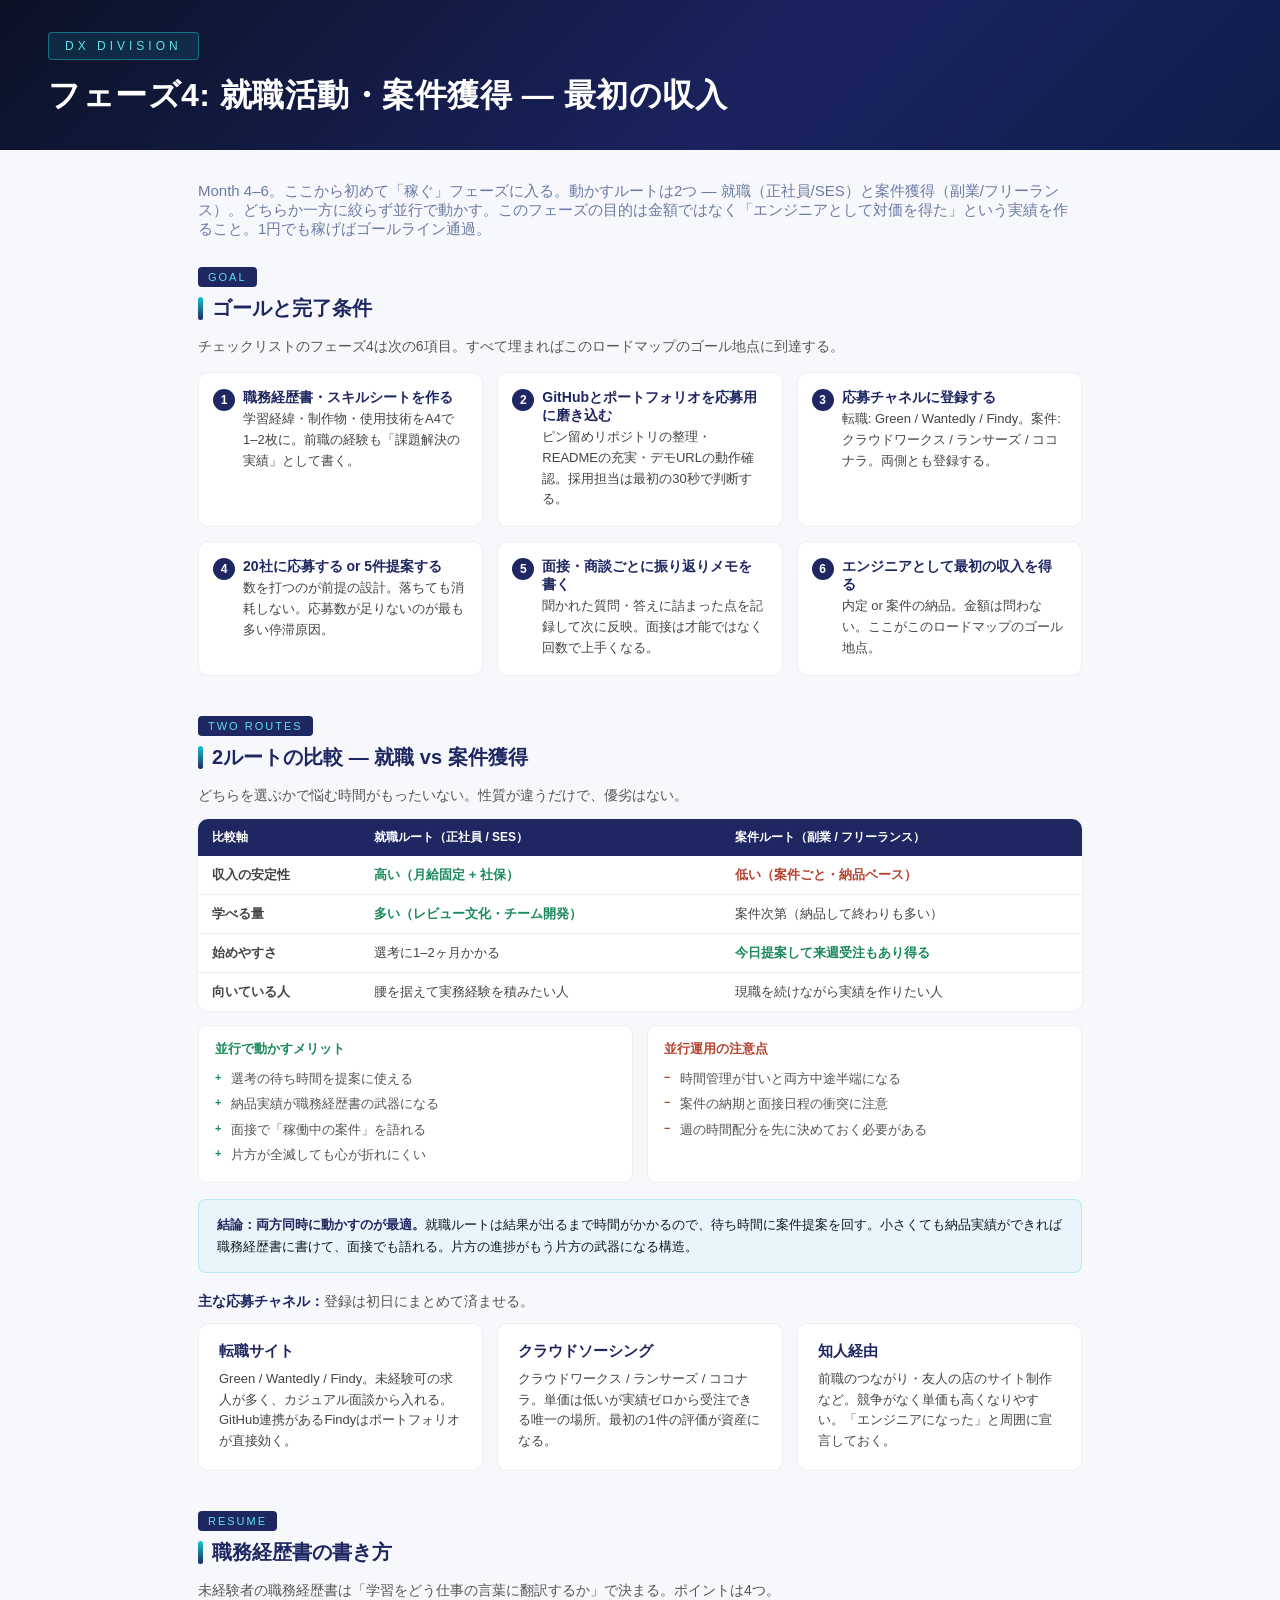
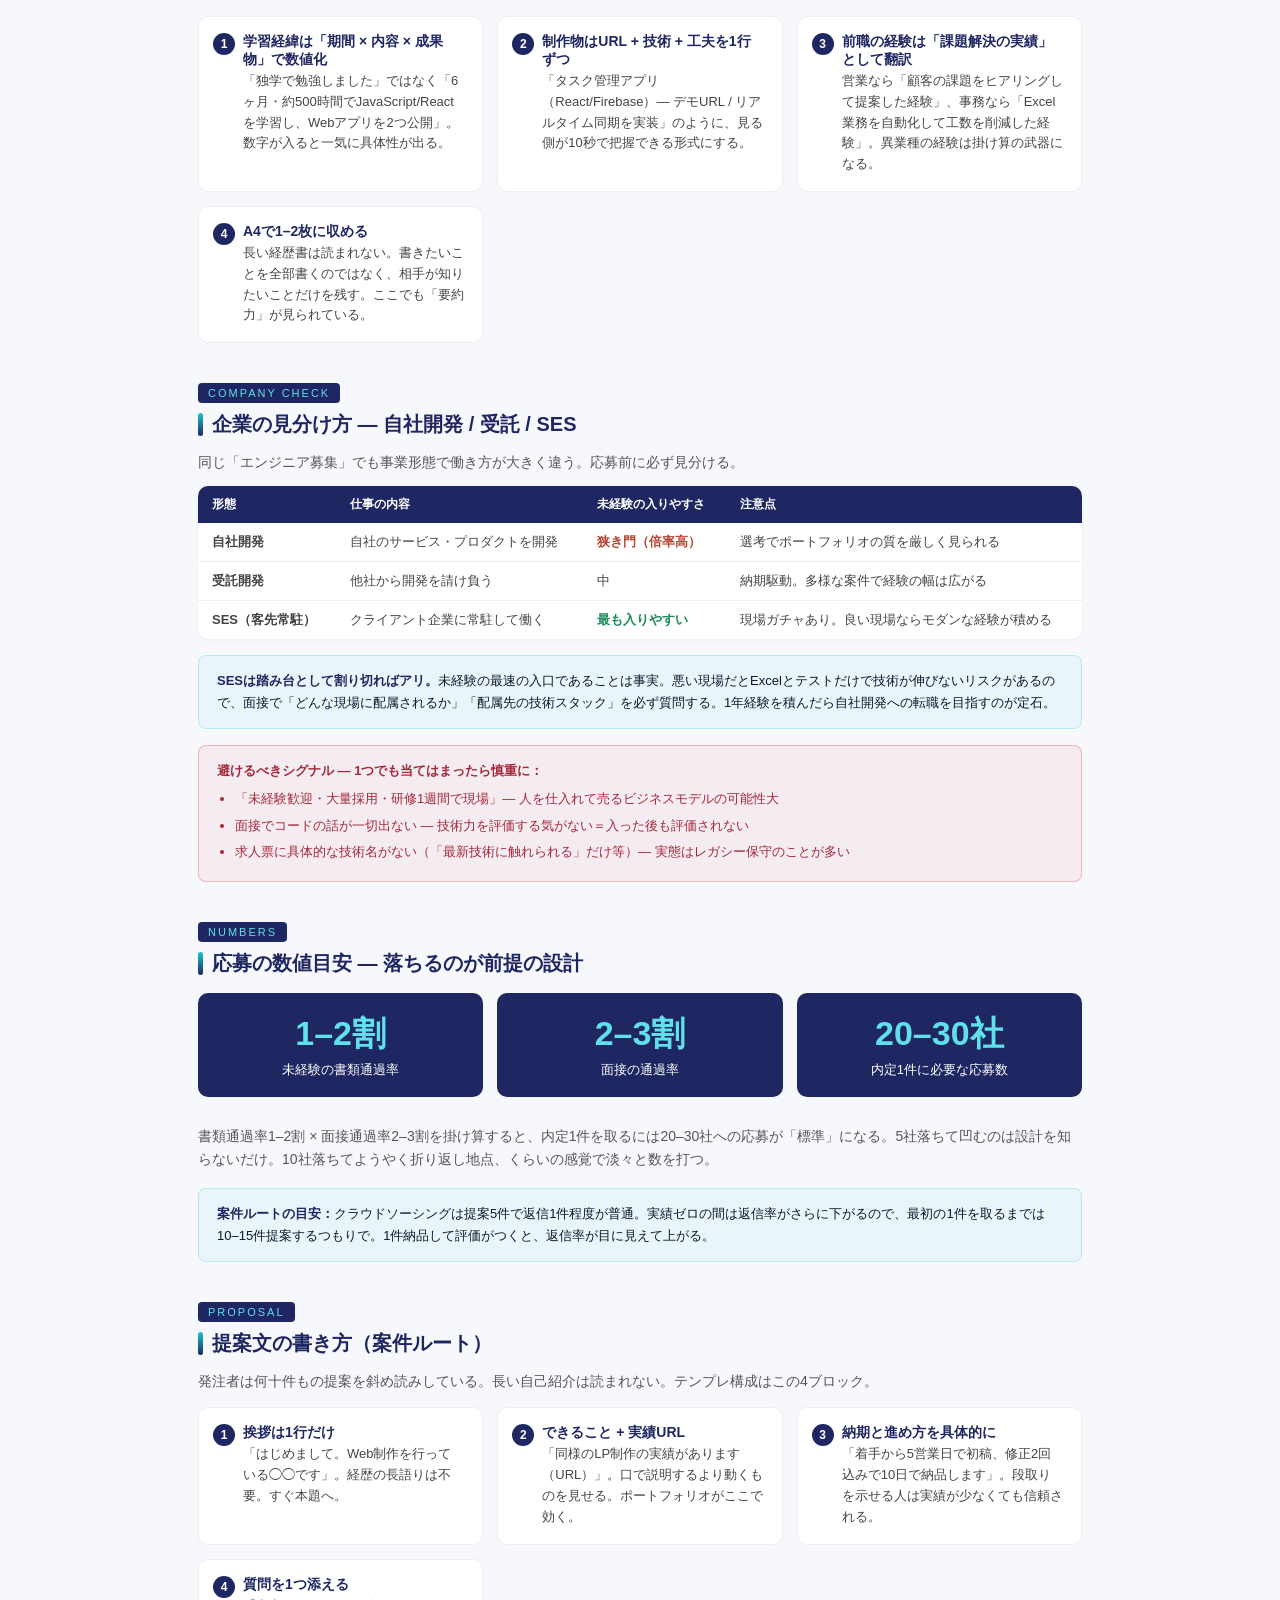
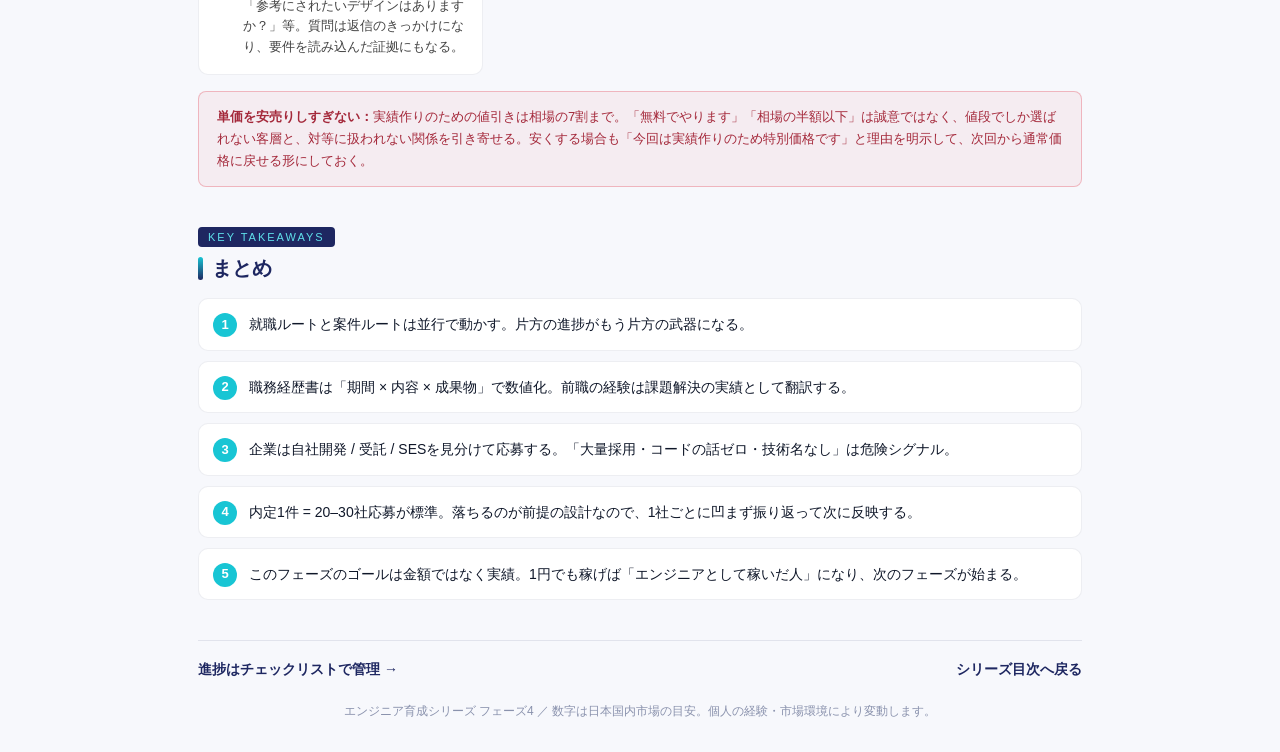
<file: phase4-first-income.html>
<!DOCTYPE html>
<html lang="ja">
<head>
  <meta charset="UTF-8">
  <title>フェーズ4: 就職活動・案件獲得 - エンジニア育成シリーズ</title>
  <link rel="stylesheet" href="style.css">
  <style>
    main { max-width: 980px; margin: 0 auto; }
    .lead { color: #6b7aa5; font-size: 15px; margin-bottom: 28px; }
    section.block { margin-bottom: 40px; }
    section.block h2 {
      font-size: 20px; color: var(--navy); font-weight: 800;
      padding-left: 14px; position: relative; margin-bottom: 16px;
    }
    section.block h2::before {
      content: ''; position: absolute; left: 0; top: 2px; bottom: 2px; width: 5px;
      background: linear-gradient(180deg, var(--accent), var(--navy)); border-radius: 3px;
    }
    .eyebrow { font-size: 11px; letter-spacing: 2px; color: var(--accent-soft); background: var(--navy); display: inline-block; padding: 4px 10px; border-radius: 4px; margin-bottom: 8px; }

    /* Tables */
    .data-table { width: 100%; border-collapse: collapse; background: #fff; border-radius: 10px; overflow: hidden; box-shadow: 0 1px 4px rgba(0,0,0,0.04); font-size: 13px; }
    .data-table th { background: var(--navy); color: #fff; text-align: left; padding: 10px 14px; font-weight: 700; font-size: 12px; }
    .data-table td { padding: 10px 14px; border-bottom: 1px solid rgba(30,39,97,0.08); color: #444; }
    .data-table tr:last-child td { border-bottom: none; }
    .data-table .plus { color: #1a8a5a; font-weight: 700; }
    .data-table .minus { color: #b5432f; font-weight: 700; }

    /* Callout */
    .callout { background: rgba(24,197,212,0.06); border: 1px solid rgba(24,197,212,0.25); border-radius: 8px; padding: 14px 18px; font-size: 13px; color: var(--ink); line-height: 1.7; margin: 16px 0; }
    .callout strong { color: var(--navy); }

    /* Warning box */
    .warning-box { background: rgba(220,53,69,0.06); border: 1px solid rgba(220,53,69,0.3); border-radius: 8px; padding: 14px 18px; font-size: 13px; color: #a4283a; line-height: 1.7; }
    .warning-box ul { margin: 6px 0 0 18px; }
    .warning-box li { margin-bottom: 4px; }

    /* Work list */
    .work-list { display: grid; grid-template-columns: repeat(auto-fill, minmax(280px, 1fr)); gap: 14px; }
    .work-item { background: #fff; border-radius: 10px; padding: 16px 18px; border: 1px solid rgba(30,39,97,0.08); position: relative; padding-left: 44px; }
    .work-item .num {
      position: absolute; left: 14px; top: 16px; width: 22px; height: 22px; border-radius: 50%;
      background: var(--navy); color: #fff; font-size: 12px; font-weight: 700; display: flex; align-items: center; justify-content: center;
    }
    .work-item .title { font-weight: 700; color: var(--navy); font-size: 14px; margin-bottom: 2px; }
    .work-item .desc { font-size: 13px; color: #444; line-height: 1.6; }

    /* Role grid */
    .role-grid { display: grid; grid-template-columns: repeat(auto-fill, minmax(240px, 1fr)); gap: 14px; }
    .role-card { background: #fff; border-radius: 10px; padding: 18px 20px; border: 1px solid rgba(30,39,97,0.08); }
    .role-card .name { font-size: 15px; font-weight: 800; color: var(--navy); margin-bottom: 8px; }
    .role-card .desc { font-size: 13px; color: #444; line-height: 1.6; }

    /* Pros / Cons */
    .proscons { display: grid; grid-template-columns: 1fr 1fr; gap: 14px; margin: 14px 0; }
    .proscons-col { background: #fff; border-radius: 8px; padding: 14px 16px; border: 1px solid rgba(30,39,97,0.08); }
    .proscons-col h4 { font-size: 13px; font-weight: 800; margin-bottom: 8px; }
    .proscons-col h4.pro { color: #1a8a5a; }
    .proscons-col h4.con { color: #b5432f; }
    .proscons-col ul { list-style: none; padding: 0; }
    .proscons-col li { font-size: 13px; color: #555; padding: 3px 0 3px 16px; position: relative; line-height: 1.5; }
    .proscons-col li::before { position: absolute; left: 0; font-size: 11px; font-weight: 800; }
    .proscons-col.pros li::before { content: '+'; color: #1a8a5a; }
    .proscons-col.cons li::before { content: '−'; color: #b5432f; }

    /* Stat box */
    .stat-box { background: var(--navy); color: #fff; border-radius: 10px; padding: 18px 22px; text-align: center; margin-bottom: 14px; }
    .stat-box .num { font-size: 34px; font-weight: 800; color: var(--accent-soft); }
    .stat-box .label { font-size: 13px; margin-top: 4px; }
    .stat-row { display: grid; grid-template-columns: repeat(auto-fit, minmax(180px, 1fr)); gap: 14px; margin-bottom: 14px; }

    /* Summary list */
    .summary-list { counter-reset: s; list-style: none; padding: 0; }
    .summary-list li { counter-increment: s; background: #fff; border-radius: 10px; padding: 14px 18px 14px 50px; margin-bottom: 10px; position: relative; border: 1px solid rgba(30,39,97,0.08); font-size: 14px; line-height: 1.6; }
    .summary-list li::before { content: counter(s); position: absolute; left: 14px; top: 14px; width: 24px; height: 24px; border-radius: 50%; background: var(--accent); color: #fff; font-weight: 800; font-size: 13px; display: flex; align-items: center; justify-content: center; }

    /* Footer nav */
    .page-nav { display: flex; justify-content: space-between; flex-wrap: wrap; gap: 10px; margin-top: 32px; padding-top: 20px; border-top: 1px solid rgba(30,39,97,0.1); }
    .page-nav a { font-size: 14px; font-weight: 700; color: var(--navy); text-decoration: none; }
    .page-nav a:hover { color: var(--accent); }

    @media (max-width: 600px) {
      .proscons { grid-template-columns: 1fr; }
      main { padding: 20px 16px; }
      header.page-header { padding: 24px 16px; }
    }
  </style>
</head>
<body>
  <header class="page-header">
    <span class="badge">DX DIVISION</span>
    <h1>フェーズ4: 就職活動・案件獲得 — 最初の収入</h1>
  </header>
  <main>
    <p class="lead">Month 4–6。ここから初めて「稼ぐ」フェーズに入る。動かすルートは2つ — 就職（正社員/SES）と案件獲得（副業/フリーランス）。どちらか一方に絞らず並行で動かす。このフェーズの目的は金額ではなく「エンジニアとして対価を得た」という実績を作ること。1円でも稼げばゴールライン通過。</p>

    <!-- =========================================
         Section: ゴールと完了条件
         ========================================= -->
    <section class="block">
      <span class="eyebrow">GOAL</span>
      <h2>ゴールと完了条件</h2>
      <p style="font-size:14px; color:#555; margin-bottom:16px;">チェックリストのフェーズ4は次の6項目。すべて埋まればこのロードマップのゴール地点に到達する。</p>

      <div class="work-list">
        <div class="work-item">
          <span class="num">1</span>
          <div class="title">職務経歴書・スキルシートを作る</div>
          <div class="desc">学習経緯・制作物・使用技術をA4で1–2枚に。前職の経験も「課題解決の実績」として書く。</div>
        </div>
        <div class="work-item">
          <span class="num">2</span>
          <div class="title">GitHubとポートフォリオを応募用に磨き込む</div>
          <div class="desc">ピン留めリポジトリの整理・READMEの充実・デモURLの動作確認。採用担当は最初の30秒で判断する。</div>
        </div>
        <div class="work-item">
          <span class="num">3</span>
          <div class="title">応募チャネルに登録する</div>
          <div class="desc">転職: Green / Wantedly / Findy。案件: クラウドワークス / ランサーズ / ココナラ。両側とも登録する。</div>
        </div>
        <div class="work-item">
          <span class="num">4</span>
          <div class="title">20社に応募する or 5件提案する</div>
          <div class="desc">数を打つのが前提の設計。落ちても消耗しない。応募数が足りないのが最も多い停滞原因。</div>
        </div>
        <div class="work-item">
          <span class="num">5</span>
          <div class="title">面接・商談ごとに振り返りメモを書く</div>
          <div class="desc">聞かれた質問・答えに詰まった点を記録して次に反映。面接は才能ではなく回数で上手くなる。</div>
        </div>
        <div class="work-item">
          <span class="num">6</span>
          <div class="title">エンジニアとして最初の収入を得る</div>
          <div class="desc">内定 or 案件の納品。金額は問わない。ここがこのロードマップのゴール地点。</div>
        </div>
      </div>
    </section>

    <!-- =========================================
         Section: 2ルートの比較
         ========================================= -->
    <section class="block">
      <span class="eyebrow">TWO ROUTES</span>
      <h2>2ルートの比較 — 就職 vs 案件獲得</h2>
      <p style="font-size:14px; color:#555; margin-bottom:14px;">どちらを選ぶかで悩む時間がもったいない。性質が違うだけで、優劣はない。</p>

      <table class="data-table">
        <thead><tr><th>比較軸</th><th>就職ルート（正社員 / SES）</th><th>案件ルート（副業 / フリーランス）</th></tr></thead>
        <tbody>
          <tr><td><strong>収入の安定性</strong></td><td class="plus">高い（月給固定 + 社保）</td><td class="minus">低い（案件ごと・納品ベース）</td></tr>
          <tr><td><strong>学べる量</strong></td><td class="plus">多い（レビュー文化・チーム開発）</td><td>案件次第（納品して終わりも多い）</td></tr>
          <tr><td><strong>始めやすさ</strong></td><td>選考に1–2ヶ月かかる</td><td class="plus">今日提案して来週受注もあり得る</td></tr>
          <tr><td><strong>向いている人</strong></td><td>腰を据えて実務経験を積みたい人</td><td>現職を続けながら実績を作りたい人</td></tr>
        </tbody>
      </table>

      <div class="proscons">
        <div class="proscons-col pros">
          <h4 class="pro">並行で動かすメリット</h4>
          <ul>
            <li>選考の待ち時間を提案に使える</li>
            <li>納品実績が職務経歴書の武器になる</li>
            <li>面接で「稼働中の案件」を語れる</li>
            <li>片方が全滅しても心が折れにくい</li>
          </ul>
        </div>
        <div class="proscons-col cons">
          <h4 class="con">並行運用の注意点</h4>
          <ul>
            <li>時間管理が甘いと両方中途半端になる</li>
            <li>案件の納期と面接日程の衝突に注意</li>
            <li>週の時間配分を先に決めておく必要がある</li>
          </ul>
        </div>
      </div>

      <div class="callout">
        <strong>結論：両方同時に動かすのが最適。</strong>就職ルートは結果が出るまで時間がかかるので、待ち時間に案件提案を回す。小さくても納品実績ができれば職務経歴書に書けて、面接でも語れる。片方の進捗がもう片方の武器になる構造。
      </div>

      <p style="font-size:14px; color:#555; margin:20px 0 12px;"><strong style="color:var(--navy);">主な応募チャネル：</strong>登録は初日にまとめて済ませる。</p>
      <div class="role-grid">
        <div class="role-card">
          <div class="name">転職サイト</div>
          <div class="desc">Green / Wantedly / Findy。未経験可の求人が多く、カジュアル面談から入れる。GitHub連携があるFindyはポートフォリオが直接効く。</div>
        </div>
        <div class="role-card">
          <div class="name">クラウドソーシング</div>
          <div class="desc">クラウドワークス / ランサーズ / ココナラ。単価は低いが実績ゼロから受注できる唯一の場所。最初の1件の評価が資産になる。</div>
        </div>
        <div class="role-card">
          <div class="name">知人経由</div>
          <div class="desc">前職のつながり・友人の店のサイト制作など。競争がなく単価も高くなりやすい。「エンジニアになった」と周囲に宣言しておく。</div>
        </div>
      </div>
    </section>

    <!-- =========================================
         Section: 職務経歴書の書き方
         ========================================= -->
    <section class="block">
      <span class="eyebrow">RESUME</span>
      <h2>職務経歴書の書き方</h2>
      <p style="font-size:14px; color:#555; margin-bottom:16px;">未経験者の職務経歴書は「学習をどう仕事の言葉に翻訳するか」で決まる。ポイントは4つ。</p>

      <div class="work-list">
        <div class="work-item">
          <span class="num">1</span>
          <div class="title">学習経緯は「期間 × 内容 × 成果物」で数値化</div>
          <div class="desc">「独学で勉強しました」ではなく「6ヶ月・約500時間でJavaScript/Reactを学習し、Webアプリを2つ公開」。数字が入ると一気に具体性が出る。</div>
        </div>
        <div class="work-item">
          <span class="num">2</span>
          <div class="title">制作物はURL + 技術 + 工夫を1行ずつ</div>
          <div class="desc">「タスク管理アプリ（React/Firebase）— デモURL / リアルタイム同期を実装」のように、見る側が10秒で把握できる形式にする。</div>
        </div>
        <div class="work-item">
          <span class="num">3</span>
          <div class="title">前職の経験は「課題解決の実績」として翻訳</div>
          <div class="desc">営業なら「顧客の課題をヒアリングして提案した経験」、事務なら「Excel業務を自動化して工数を削減した経験」。異業種の経験は掛け算の武器になる。</div>
        </div>
        <div class="work-item">
          <span class="num">4</span>
          <div class="title">A4で1–2枚に収める</div>
          <div class="desc">長い経歴書は読まれない。書きたいことを全部書くのではなく、相手が知りたいことだけを残す。ここでも「要約力」が見られている。</div>
        </div>
      </div>
    </section>

    <!-- =========================================
         Section: 企業の見分け方
         ========================================= -->
    <section class="block">
      <span class="eyebrow">COMPANY CHECK</span>
      <h2>企業の見分け方 — 自社開発 / 受託 / SES</h2>
      <p style="font-size:14px; color:#555; margin-bottom:14px;">同じ「エンジニア募集」でも事業形態で働き方が大きく違う。応募前に必ず見分ける。</p>

      <table class="data-table">
        <thead><tr><th>形態</th><th>仕事の内容</th><th>未経験の入りやすさ</th><th>注意点</th></tr></thead>
        <tbody>
          <tr><td><strong>自社開発</strong></td><td>自社のサービス・プロダクトを開発</td><td class="minus">狭き門（倍率高）</td><td>選考でポートフォリオの質を厳しく見られる</td></tr>
          <tr><td><strong>受託開発</strong></td><td>他社から開発を請け負う</td><td>中</td><td>納期駆動。多様な案件で経験の幅は広がる</td></tr>
          <tr><td><strong>SES（客先常駐）</strong></td><td>クライアント企業に常駐して働く</td><td class="plus">最も入りやすい</td><td>現場ガチャあり。良い現場ならモダンな経験が積める</td></tr>
        </tbody>
      </table>

      <div class="callout">
        <strong>SESは踏み台として割り切ればアリ。</strong>未経験の最速の入口であることは事実。悪い現場だとExcelとテストだけで技術が伸びないリスクがあるので、面接で「どんな現場に配属されるか」「配属先の技術スタック」を必ず質問する。1年経験を積んだら自社開発への転職を目指すのが定石。
      </div>

      <div class="warning-box">
        <strong>避けるべきシグナル — 1つでも当てはまったら慎重に：</strong>
        <ul>
          <li>「未経験歓迎・大量採用・研修1週間で現場」— 人を仕入れて売るビジネスモデルの可能性大</li>
          <li>面接でコードの話が一切出ない — 技術力を評価する気がない＝入った後も評価されない</li>
          <li>求人票に具体的な技術名がない（「最新技術に触れられる」だけ等）— 実態はレガシー保守のことが多い</li>
        </ul>
      </div>
    </section>

    <!-- =========================================
         Section: 応募の数値目安
         ========================================= -->
    <section class="block">
      <span class="eyebrow">NUMBERS</span>
      <h2>応募の数値目安 — 落ちるのが前提の設計</h2>

      <div class="stat-row">
        <div class="stat-box">
          <div class="num">1–2割</div>
          <div class="label">未経験の書類通過率</div>
        </div>
        <div class="stat-box">
          <div class="num">2–3割</div>
          <div class="label">面接の通過率</div>
        </div>
        <div class="stat-box">
          <div class="num">20–30社</div>
          <div class="label">内定1件に必要な応募数</div>
        </div>
      </div>

      <p style="font-size:14px; color:#555; line-height:1.7;">書類通過率1–2割 × 面接通過率2–3割を掛け算すると、内定1件を取るには20–30社への応募が「標準」になる。5社落ちて凹むのは設計を知らないだけ。10社落ちてようやく折り返し地点、くらいの感覚で淡々と数を打つ。</p>

      <div class="callout">
        <strong>案件ルートの目安：</strong>クラウドソーシングは提案5件で返信1件程度が普通。実績ゼロの間は返信率がさらに下がるので、最初の1件を取るまでは10–15件提案するつもりで。1件納品して評価がつくと、返信率が目に見えて上がる。
      </div>
    </section>

    <!-- =========================================
         Section: 提案文の書き方
         ========================================= -->
    <section class="block">
      <span class="eyebrow">PROPOSAL</span>
      <h2>提案文の書き方（案件ルート）</h2>
      <p style="font-size:14px; color:#555; margin-bottom:16px;">発注者は何十件もの提案を斜め読みしている。長い自己紹介は読まれない。テンプレ構成はこの4ブロック。</p>

      <div class="work-list">
        <div class="work-item">
          <span class="num">1</span>
          <div class="title">挨拶は1行だけ</div>
          <div class="desc">「はじめまして。Web制作を行っている◯◯です」。経歴の長語りは不要。すぐ本題へ。</div>
        </div>
        <div class="work-item">
          <span class="num">2</span>
          <div class="title">できること + 実績URL</div>
          <div class="desc">「同様のLP制作の実績があります（URL）」。口で説明するより動くものを見せる。ポートフォリオがここで効く。</div>
        </div>
        <div class="work-item">
          <span class="num">3</span>
          <div class="title">納期と進め方を具体的に</div>
          <div class="desc">「着手から5営業日で初稿、修正2回込みで10日で納品します」。段取りを示せる人は実績が少なくても信頼される。</div>
        </div>
        <div class="work-item">
          <span class="num">4</span>
          <div class="title">質問を1つ添える</div>
          <div class="desc">「参考にされたいデザインはありますか？」等。質問は返信のきっかけになり、要件を読み込んだ証拠にもなる。</div>
        </div>
      </div>

      <div class="warning-box" style="margin-top:16px;">
        <strong>単価を安売りしすぎない：</strong>実績作りのための値引きは相場の7割まで。「無料でやります」「相場の半額以下」は誠意ではなく、値段でしか選ばれない客層と、対等に扱われない関係を引き寄せる。安くする場合も「今回は実績作りのため特別価格です」と理由を明示して、次回から通常価格に戻せる形にしておく。
      </div>
    </section>

    <!-- =========================================
         Section: まとめ
         ========================================= -->
    <section class="block">
      <span class="eyebrow">KEY TAKEAWAYS</span>
      <h2>まとめ</h2>
      <ol class="summary-list">
        <li>就職ルートと案件ルートは並行で動かす。片方の進捗がもう片方の武器になる。</li>
        <li>職務経歴書は「期間 × 内容 × 成果物」で数値化。前職の経験は課題解決の実績として翻訳する。</li>
        <li>企業は自社開発 / 受託 / SESを見分けて応募する。「大量採用・コードの話ゼロ・技術名なし」は危険シグナル。</li>
        <li>内定1件 = 20–30社応募が標準。落ちるのが前提の設計なので、1社ごとに凹まず振り返って次に反映する。</li>
        <li>このフェーズのゴールは金額ではなく実績。1円でも稼げば「エンジニアとして稼いだ人」になり、次のフェーズが始まる。</li>
      </ol>
    </section>

    <div class="page-nav">
      <a href="roadmap-checklist.html">進捗はチェックリストで管理 →</a>
      <a href="index.html">シリーズ目次へ戻る</a>
    </div>

    <p style="color:#8a92ad; font-size:12px; margin-top:24px; text-align:center;">エンジニア育成シリーズ フェーズ4 ／ 数字は日本国内市場の目安。個人の経験・市場環境により変動します。</p>
  </main>
</body>
</html>
</file>
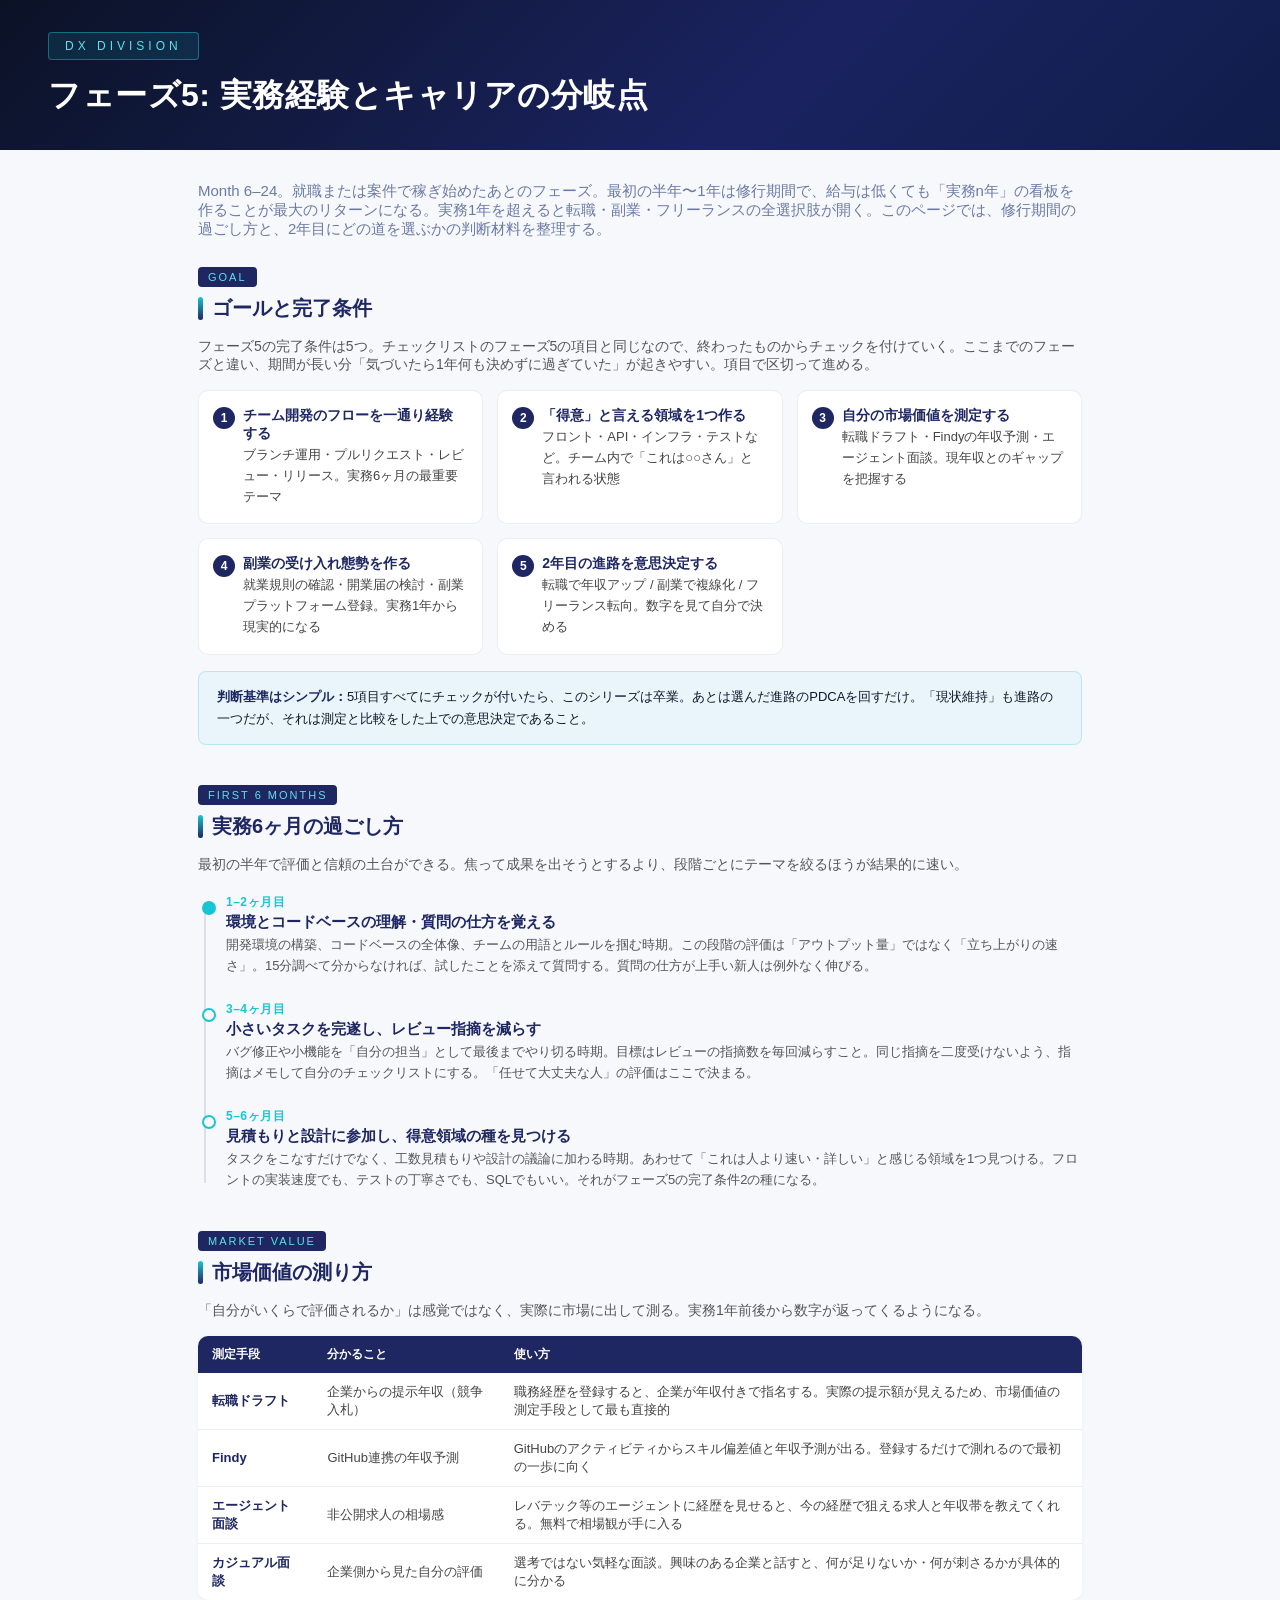
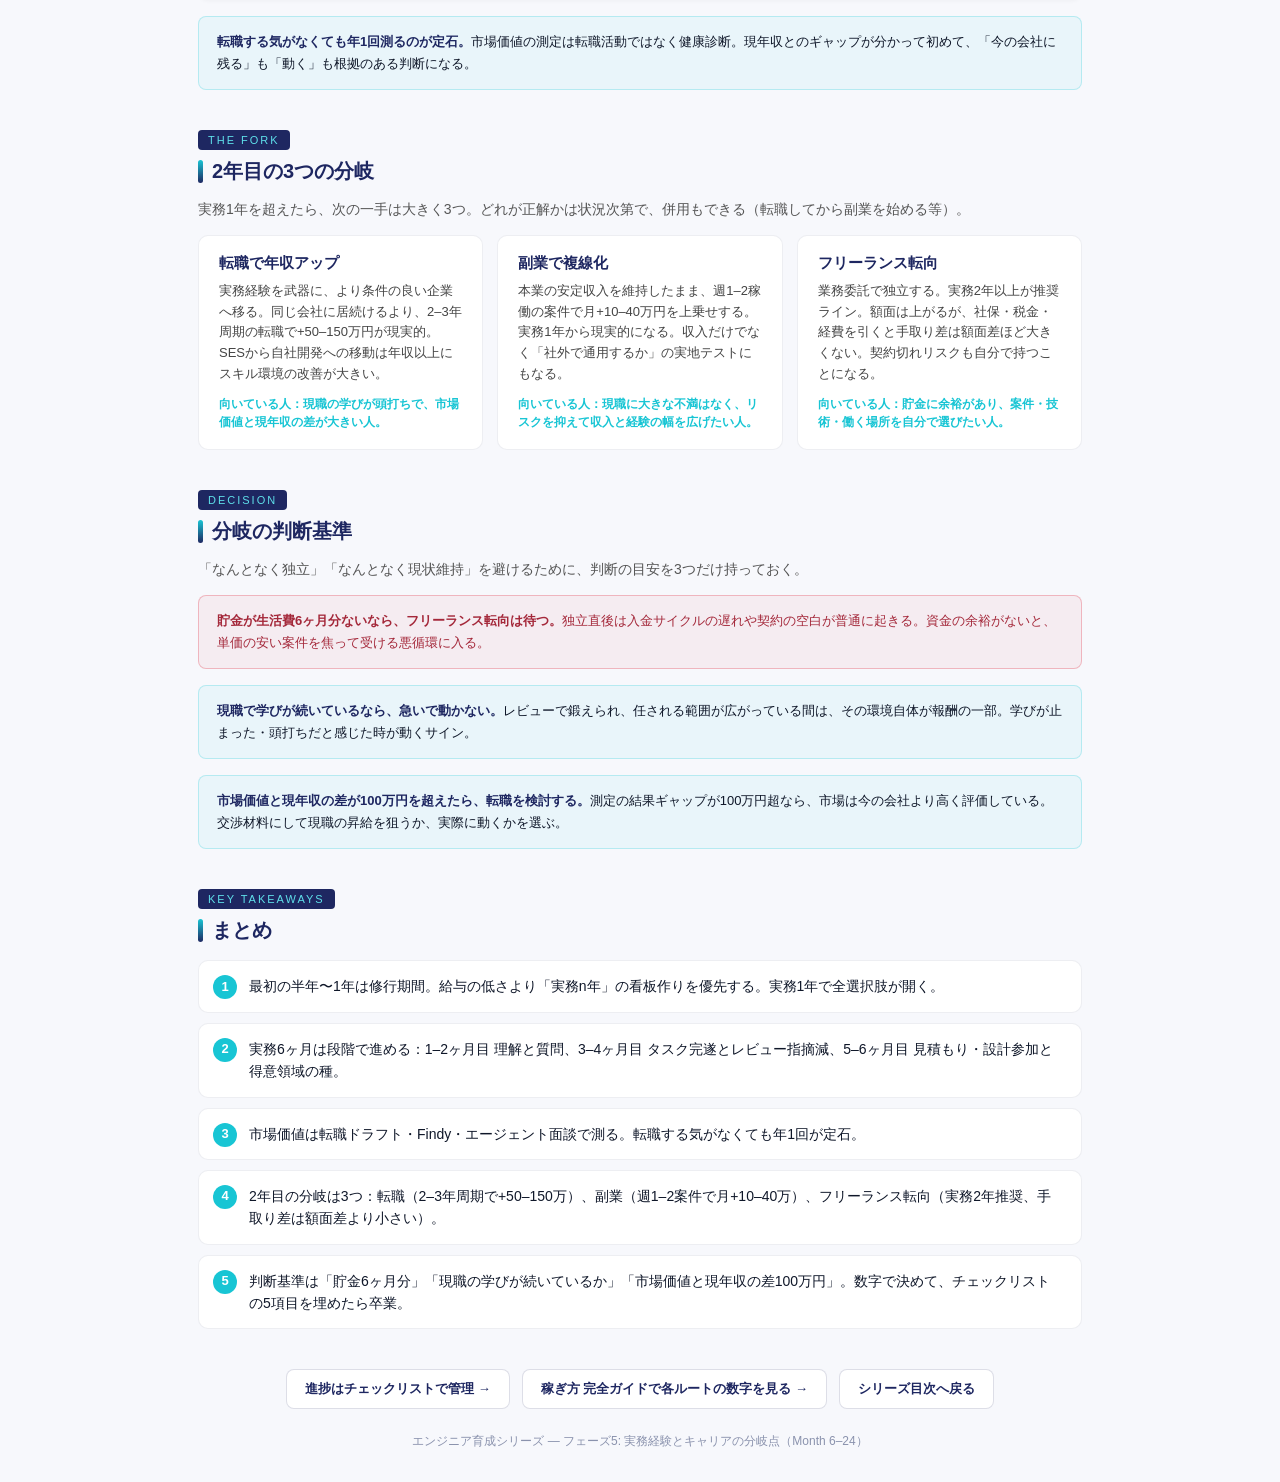
<file: phase5-growth.html>
<!DOCTYPE html>
<html lang="ja">
<head>
  <meta charset="UTF-8">
  <title>フェーズ5: 実務経験とキャリアの分岐点 - エンジニア育成シリーズ</title>
  <link rel="stylesheet" href="style.css">
  <style>
    main { max-width: 980px; margin: 0 auto; }
    .lead { color: #6b7aa5; font-size: 15px; margin-bottom: 28px; }
    section.block { margin-bottom: 40px; }
    section.block h2 {
      font-size: 20px; color: var(--navy); font-weight: 800;
      padding-left: 14px; position: relative; margin-bottom: 16px;
    }
    section.block h2::before {
      content: ''; position: absolute; left: 0; top: 2px; bottom: 2px; width: 5px;
      background: linear-gradient(180deg, var(--accent), var(--navy)); border-radius: 3px;
    }
    .eyebrow { font-size: 11px; letter-spacing: 2px; color: var(--accent-soft); background: var(--navy); display: inline-block; padding: 4px 10px; border-radius: 4px; margin-bottom: 8px; }

    /* Callout */
    .callout { background: rgba(24,197,212,0.06); border: 1px solid rgba(24,197,212,0.25); border-radius: 8px; padding: 14px 18px; font-size: 13px; color: var(--ink); line-height: 1.7; margin: 16px 0; }
    .callout strong { color: var(--navy); }

    /* Warning box */
    .warning-box { background: rgba(220,53,69,0.06); border: 1px solid rgba(220,53,69,0.3); border-radius: 8px; padding: 14px 18px; font-size: 13px; color: #a4283a; line-height: 1.7; }

    /* Tables */
    .data-table { width: 100%; border-collapse: collapse; background: #fff; border-radius: 10px; overflow: hidden; box-shadow: 0 1px 4px rgba(0,0,0,0.04); font-size: 13px; }
    .data-table th { background: var(--navy); color: #fff; text-align: left; padding: 10px 14px; font-weight: 700; font-size: 12px; }
    .data-table td { padding: 10px 14px; border-bottom: 1px solid rgba(30,39,97,0.08); color: #444; }
    .data-table tr:last-child td { border-bottom: none; }
    .data-table .money { color: var(--navy); font-weight: 700; }

    /* Timeline */
    .timeline { position: relative; padding-left: 28px; margin: 20px 0; }
    .timeline::before { content: ''; position: absolute; left: 6px; top: 8px; bottom: 8px; width: 2px; background: rgba(30,39,97,0.12); }
    .tl-item { position: relative; padding-bottom: 24px; }
    .tl-item:last-child { padding-bottom: 0; }
    .tl-item::before { content: ''; position: absolute; left: -24px; top: 7px; width: 10px; height: 10px; border-radius: 50%; border: 2px solid var(--accent); background: var(--paper); }
    .tl-item.done::before { background: var(--accent); }
    .tl-period { font-size: 12px; font-weight: 700; color: var(--accent); letter-spacing: 0.5px; }
    .tl-title { font-size: 15px; font-weight: 700; color: var(--navy); margin: 2px 0; }
    .tl-desc { font-size: 13px; color: #555; line-height: 1.65; }

    /* Numbered work cards */
    .work-list { display: grid; grid-template-columns: repeat(auto-fill, minmax(240px, 1fr)); gap: 14px; }
    .work-item { background: #fff; border-radius: 10px; padding: 16px 18px; border: 1px solid rgba(30,39,97,0.08); position: relative; padding-left: 44px; }
    .work-item .num {
      position: absolute; left: 14px; top: 16px; width: 22px; height: 22px; border-radius: 50%;
      background: var(--navy); color: #fff; font-size: 12px; font-weight: 700; display: flex; align-items: center; justify-content: center;
    }
    .work-item .title { font-weight: 700; color: var(--navy); font-size: 14px; margin-bottom: 2px; }
    .work-item .desc { font-size: 13px; color: #444; line-height: 1.6; }

    /* Role grid */
    .role-grid { display: grid; grid-template-columns: repeat(auto-fill, minmax(240px, 1fr)); gap: 14px; }
    .role-card { background: #fff; border-radius: 10px; padding: 18px 20px; border: 1px solid rgba(30,39,97,0.08); }
    .role-card .name { font-size: 15px; font-weight: 800; color: var(--navy); margin-bottom: 8px; }
    .role-card .desc { font-size: 13px; color: #444; line-height: 1.6; }
    .role-card .fit { font-size: 12px; font-weight: 700; color: var(--accent); margin-top: 10px; line-height: 1.5; }

    /* Summary list */
    .summary-list { counter-reset: s; list-style: none; padding: 0; }
    .summary-list li { counter-increment: s; background: #fff; border-radius: 10px; padding: 14px 18px 14px 50px; margin-bottom: 10px; position: relative; border: 1px solid rgba(30,39,97,0.08); font-size: 14px; line-height: 1.6; }
    .summary-list li::before { content: counter(s); position: absolute; left: 14px; top: 14px; width: 24px; height: 24px; border-radius: 50%; background: var(--accent); color: #fff; font-weight: 800; font-size: 13px; display: flex; align-items: center; justify-content: center; }

    /* Footer nav */
    .page-nav { display: flex; flex-wrap: wrap; gap: 12px; justify-content: center; margin-top: 32px; }
    .page-nav a { display: inline-block; background: #fff; border: 1px solid rgba(30,39,97,0.15); border-radius: 8px; padding: 10px 18px; font-size: 13px; font-weight: 700; color: var(--navy); text-decoration: none; }
    .page-nav a:hover { border-color: var(--accent); color: var(--accent); }

    @media (max-width: 600px) {
      main { padding: 20px 16px; }
      header.page-header { padding: 24px 16px; }
    }
  </style>
</head>
<body>
  <header class="page-header">
    <span class="badge">DX DIVISION</span>
    <h1>フェーズ5: 実務経験とキャリアの分岐点</h1>
  </header>
  <main>
    <p class="lead">Month 6–24。就職または案件で稼ぎ始めたあとのフェーズ。最初の半年〜1年は修行期間で、給与は低くても「実務n年」の看板を作ることが最大のリターンになる。実務1年を超えると転職・副業・フリーランスの全選択肢が開く。このページでは、修行期間の過ごし方と、2年目にどの道を選ぶかの判断材料を整理する。</p>

    <!-- =========================================
         Section: ゴールと完了条件
         ========================================= -->
    <section class="block">
      <span class="eyebrow">GOAL</span>
      <h2>ゴールと完了条件</h2>
      <p style="font-size:14px; color:#555; margin-bottom:16px;">フェーズ5の完了条件は5つ。チェックリストのフェーズ5の項目と同じなので、終わったものからチェックを付けていく。ここまでのフェーズと違い、期間が長い分「気づいたら1年何も決めずに過ぎていた」が起きやすい。項目で区切って進める。</p>

      <div class="work-list">
        <div class="work-item"><span class="num">1</span><div class="title">チーム開発のフローを一通り経験する</div><div class="desc">ブランチ運用・プルリクエスト・レビュー・リリース。実務6ヶ月の最重要テーマ</div></div>
        <div class="work-item"><span class="num">2</span><div class="title">「得意」と言える領域を1つ作る</div><div class="desc">フロント・API・インフラ・テストなど。チーム内で「これは○○さん」と言われる状態</div></div>
        <div class="work-item"><span class="num">3</span><div class="title">自分の市場価値を測定する</div><div class="desc">転職ドラフト・Findyの年収予測・エージェント面談。現年収とのギャップを把握する</div></div>
        <div class="work-item"><span class="num">4</span><div class="title">副業の受け入れ態勢を作る</div><div class="desc">就業規則の確認・開業届の検討・副業プラットフォーム登録。実務1年から現実的になる</div></div>
        <div class="work-item"><span class="num">5</span><div class="title">2年目の進路を意思決定する</div><div class="desc">転職で年収アップ / 副業で複線化 / フリーランス転向。数字を見て自分で決める</div></div>
      </div>

      <div class="callout">
        <strong>判断基準はシンプル：</strong>5項目すべてにチェックが付いたら、このシリーズは卒業。あとは選んだ進路のPDCAを回すだけ。「現状維持」も進路の一つだが、それは測定と比較をした上での意思決定であること。
      </div>
    </section>

    <!-- =========================================
         Section: 実務6ヶ月の過ごし方
         ========================================= -->
    <section class="block">
      <span class="eyebrow">FIRST 6 MONTHS</span>
      <h2>実務6ヶ月の過ごし方</h2>
      <p style="font-size:14px; color:#555; margin-bottom:16px;">最初の半年で評価と信頼の土台ができる。焦って成果を出そうとするより、段階ごとにテーマを絞るほうが結果的に速い。</p>

      <div class="timeline">
        <div class="tl-item done">
          <div class="tl-period">1–2ヶ月目</div>
          <div class="tl-title">環境とコードベースの理解・質問の仕方を覚える</div>
          <div class="tl-desc">開発環境の構築、コードベースの全体像、チームの用語とルールを掴む時期。この段階の評価は「アウトプット量」ではなく「立ち上がりの速さ」。15分調べて分からなければ、試したことを添えて質問する。質問の仕方が上手い新人は例外なく伸びる。</div>
        </div>
        <div class="tl-item">
          <div class="tl-period">3–4ヶ月目</div>
          <div class="tl-title">小さいタスクを完遂し、レビュー指摘を減らす</div>
          <div class="tl-desc">バグ修正や小機能を「自分の担当」として最後までやり切る時期。目標はレビューの指摘数を毎回減らすこと。同じ指摘を二度受けないよう、指摘はメモして自分のチェックリストにする。「任せて大丈夫な人」の評価はここで決まる。</div>
        </div>
        <div class="tl-item">
          <div class="tl-period">5–6ヶ月目</div>
          <div class="tl-title">見積もりと設計に参加し、得意領域の種を見つける</div>
          <div class="tl-desc">タスクをこなすだけでなく、工数見積もりや設計の議論に加わる時期。あわせて「これは人より速い・詳しい」と感じる領域を1つ見つける。フロントの実装速度でも、テストの丁寧さでも、SQLでもいい。それがフェーズ5の完了条件2の種になる。</div>
        </div>
      </div>
    </section>

    <!-- =========================================
         Section: 市場価値の測り方
         ========================================= -->
    <section class="block">
      <span class="eyebrow">MARKET VALUE</span>
      <h2>市場価値の測り方</h2>
      <p style="font-size:14px; color:#555; margin-bottom:16px;">「自分がいくらで評価されるか」は感覚ではなく、実際に市場に出して測る。実務1年前後から数字が返ってくるようになる。</p>

      <table class="data-table">
        <thead><tr><th>測定手段</th><th>分かること</th><th>使い方</th></tr></thead>
        <tbody>
          <tr><td class="money">転職ドラフト</td><td>企業からの提示年収（競争入札）</td><td>職務経歴を登録すると、企業が年収付きで指名する。実際の提示額が見えるため、市場価値の測定手段として最も直接的</td></tr>
          <tr><td class="money">Findy</td><td>GitHub連携の年収予測</td><td>GitHubのアクティビティからスキル偏差値と年収予測が出る。登録するだけで測れるので最初の一歩に向く</td></tr>
          <tr><td class="money">エージェント面談</td><td>非公開求人の相場感</td><td>レバテック等のエージェントに経歴を見せると、今の経歴で狙える求人と年収帯を教えてくれる。無料で相場観が手に入る</td></tr>
          <tr><td class="money">カジュアル面談</td><td>企業側から見た自分の評価</td><td>選考ではない気軽な面談。興味のある企業と話すと、何が足りないか・何が刺さるかが具体的に分かる</td></tr>
        </tbody>
      </table>

      <div class="callout">
        <strong>転職する気がなくても年1回測るのが定石。</strong>市場価値の測定は転職活動ではなく健康診断。現年収とのギャップが分かって初めて、「今の会社に残る」も「動く」も根拠のある判断になる。
      </div>
    </section>

    <!-- =========================================
         Section: 2年目の3つの分岐
         ========================================= -->
    <section class="block">
      <span class="eyebrow">THE FORK</span>
      <h2>2年目の3つの分岐</h2>
      <p style="font-size:14px; color:#555; margin-bottom:16px;">実務1年を超えたら、次の一手は大きく3つ。どれが正解かは状況次第で、併用もできる（転職してから副業を始める等）。</p>

      <div class="role-grid">
        <div class="role-card">
          <div class="name">転職で年収アップ</div>
          <div class="desc">実務経験を武器に、より条件の良い企業へ移る。同じ会社に居続けるより、2–3年周期の転職で+50–150万円が現実的。SESから自社開発への移動は年収以上にスキル環境の改善が大きい。</div>
          <div class="fit">向いている人：現職の学びが頭打ちで、市場価値と現年収の差が大きい人。</div>
        </div>
        <div class="role-card">
          <div class="name">副業で複線化</div>
          <div class="desc">本業の安定収入を維持したまま、週1–2稼働の案件で月+10–40万円を上乗せする。実務1年から現実的になる。収入だけでなく「社外で通用するか」の実地テストにもなる。</div>
          <div class="fit">向いている人：現職に大きな不満はなく、リスクを抑えて収入と経験の幅を広げたい人。</div>
        </div>
        <div class="role-card">
          <div class="name">フリーランス転向</div>
          <div class="desc">業務委託で独立する。実務2年以上が推奨ライン。額面は上がるが、社保・税金・経費を引くと手取り差は額面差ほど大きくない。契約切れリスクも自分で持つことになる。</div>
          <div class="fit">向いている人：貯金に余裕があり、案件・技術・働く場所を自分で選びたい人。</div>
        </div>
      </div>
    </section>

    <!-- =========================================
         Section: 分岐の判断基準
         ========================================= -->
    <section class="block">
      <span class="eyebrow">DECISION</span>
      <h2>分岐の判断基準</h2>
      <p style="font-size:14px; color:#555; margin-bottom:16px;">「なんとなく独立」「なんとなく現状維持」を避けるために、判断の目安を3つだけ持っておく。</p>

      <div class="warning-box">
        <strong>貯金が生活費6ヶ月分ないなら、フリーランス転向は待つ。</strong>独立直後は入金サイクルの遅れや契約の空白が普通に起きる。資金の余裕がないと、単価の安い案件を焦って受ける悪循環に入る。
      </div>

      <div class="callout">
        <strong>現職で学びが続いているなら、急いで動かない。</strong>レビューで鍛えられ、任される範囲が広がっている間は、その環境自体が報酬の一部。学びが止まった・頭打ちだと感じた時が動くサイン。
      </div>

      <div class="callout">
        <strong>市場価値と現年収の差が100万円を超えたら、転職を検討する。</strong>測定の結果ギャップが100万円超なら、市場は今の会社より高く評価している。交渉材料にして現職の昇給を狙うか、実際に動くかを選ぶ。
      </div>
    </section>

    <!-- =========================================
         Section: まとめ
         ========================================= -->
    <section class="block">
      <span class="eyebrow">KEY TAKEAWAYS</span>
      <h2>まとめ</h2>

      <ol class="summary-list">
        <li>最初の半年〜1年は修行期間。給与の低さより「実務n年」の看板作りを優先する。実務1年で全選択肢が開く。</li>
        <li>実務6ヶ月は段階で進める：1–2ヶ月目 理解と質問、3–4ヶ月目 タスク完遂とレビュー指摘減、5–6ヶ月目 見積もり・設計参加と得意領域の種。</li>
        <li>市場価値は転職ドラフト・Findy・エージェント面談で測る。転職する気がなくても年1回が定石。</li>
        <li>2年目の分岐は3つ：転職（2–3年周期で+50–150万）、副業（週1–2案件で月+10–40万）、フリーランス転向（実務2年推奨、手取り差は額面差より小さい）。</li>
        <li>判断基準は「貯金6ヶ月分」「現職の学びが続いているか」「市場価値と現年収の差100万円」。数字で決めて、チェックリストの5項目を埋めたら卒業。</li>
      </ol>
    </section>

    <div class="page-nav">
      <a href="roadmap-checklist.html">進捗はチェックリストで管理 →</a>
      <a href="income-guide.html">稼ぎ方 完全ガイドで各ルートの数字を見る →</a>
      <a href="index.html">シリーズ目次へ戻る</a>
    </div>

    <p style="color:#8a92ad; font-size:12px; margin-top:24px; text-align:center;">エンジニア育成シリーズ — フェーズ5: 実務経験とキャリアの分岐点（Month 6–24）</p>
  </main>
</body>
</html>
</file>
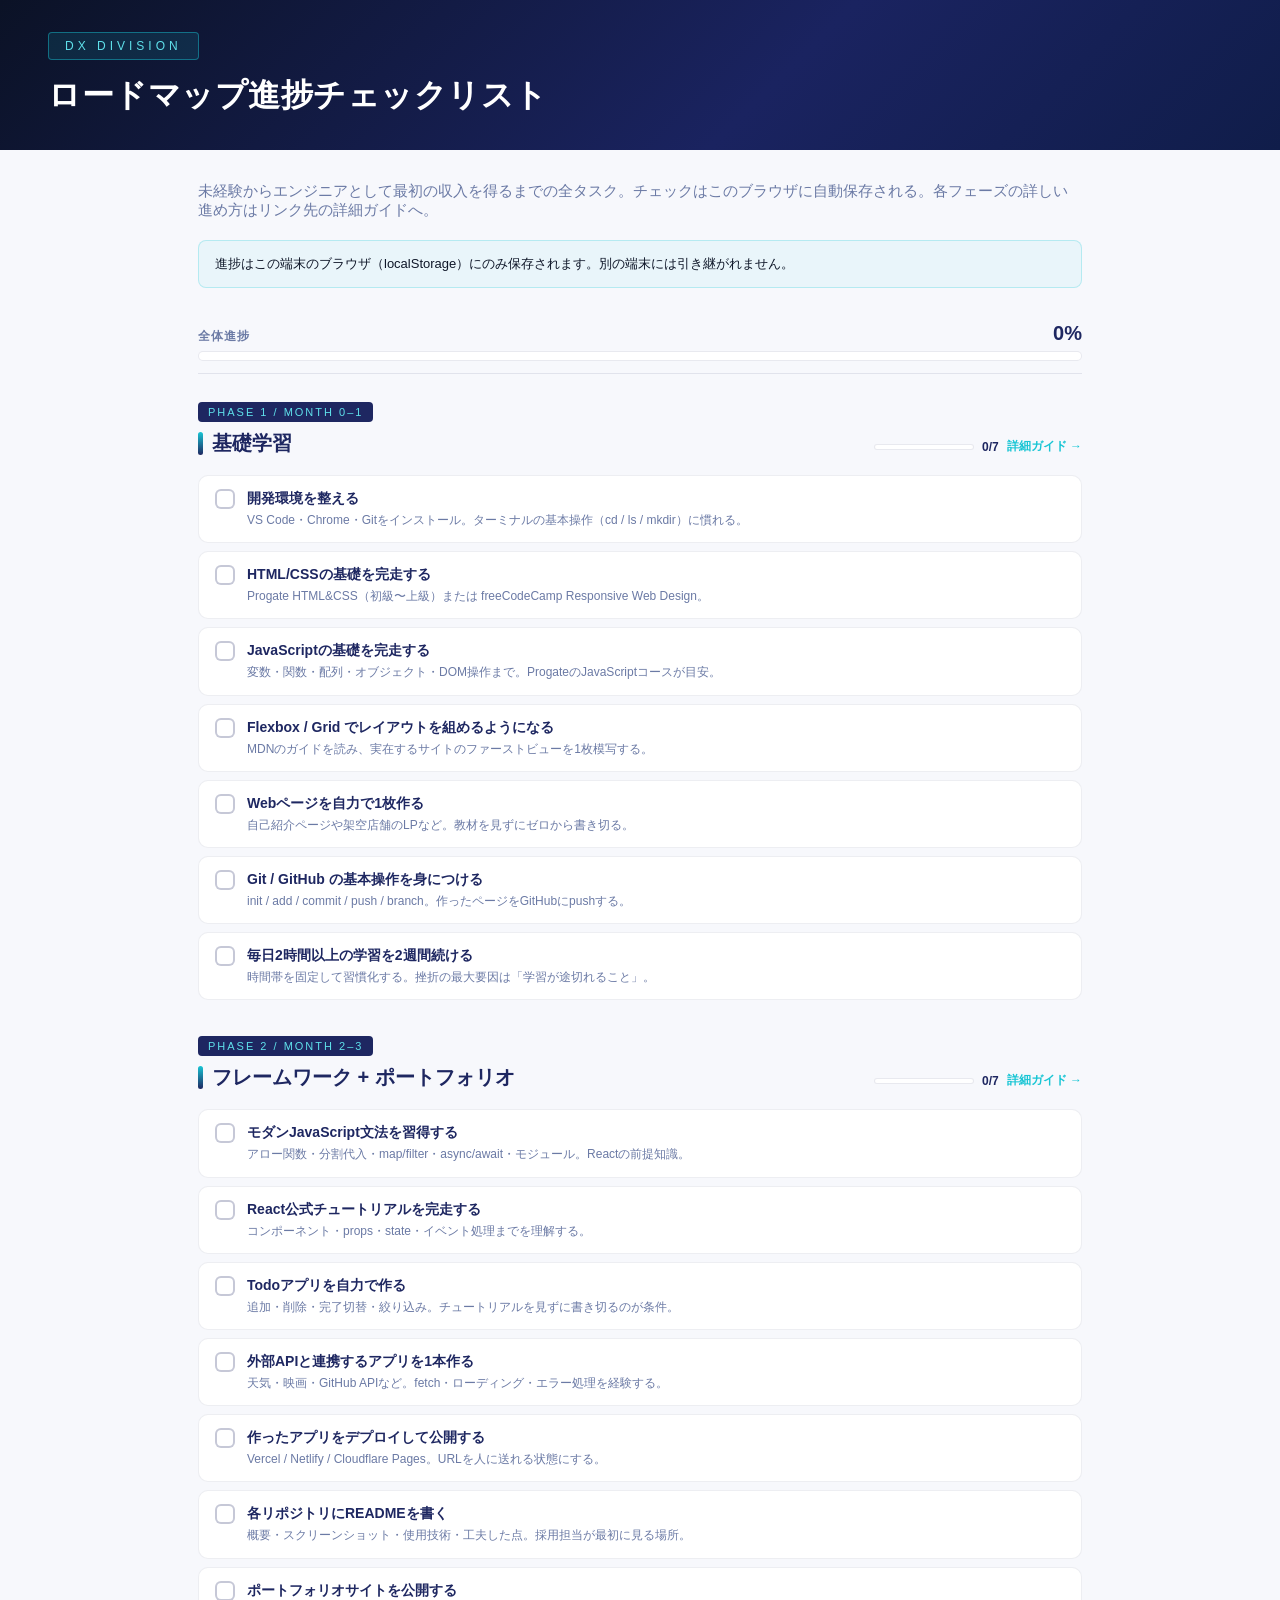
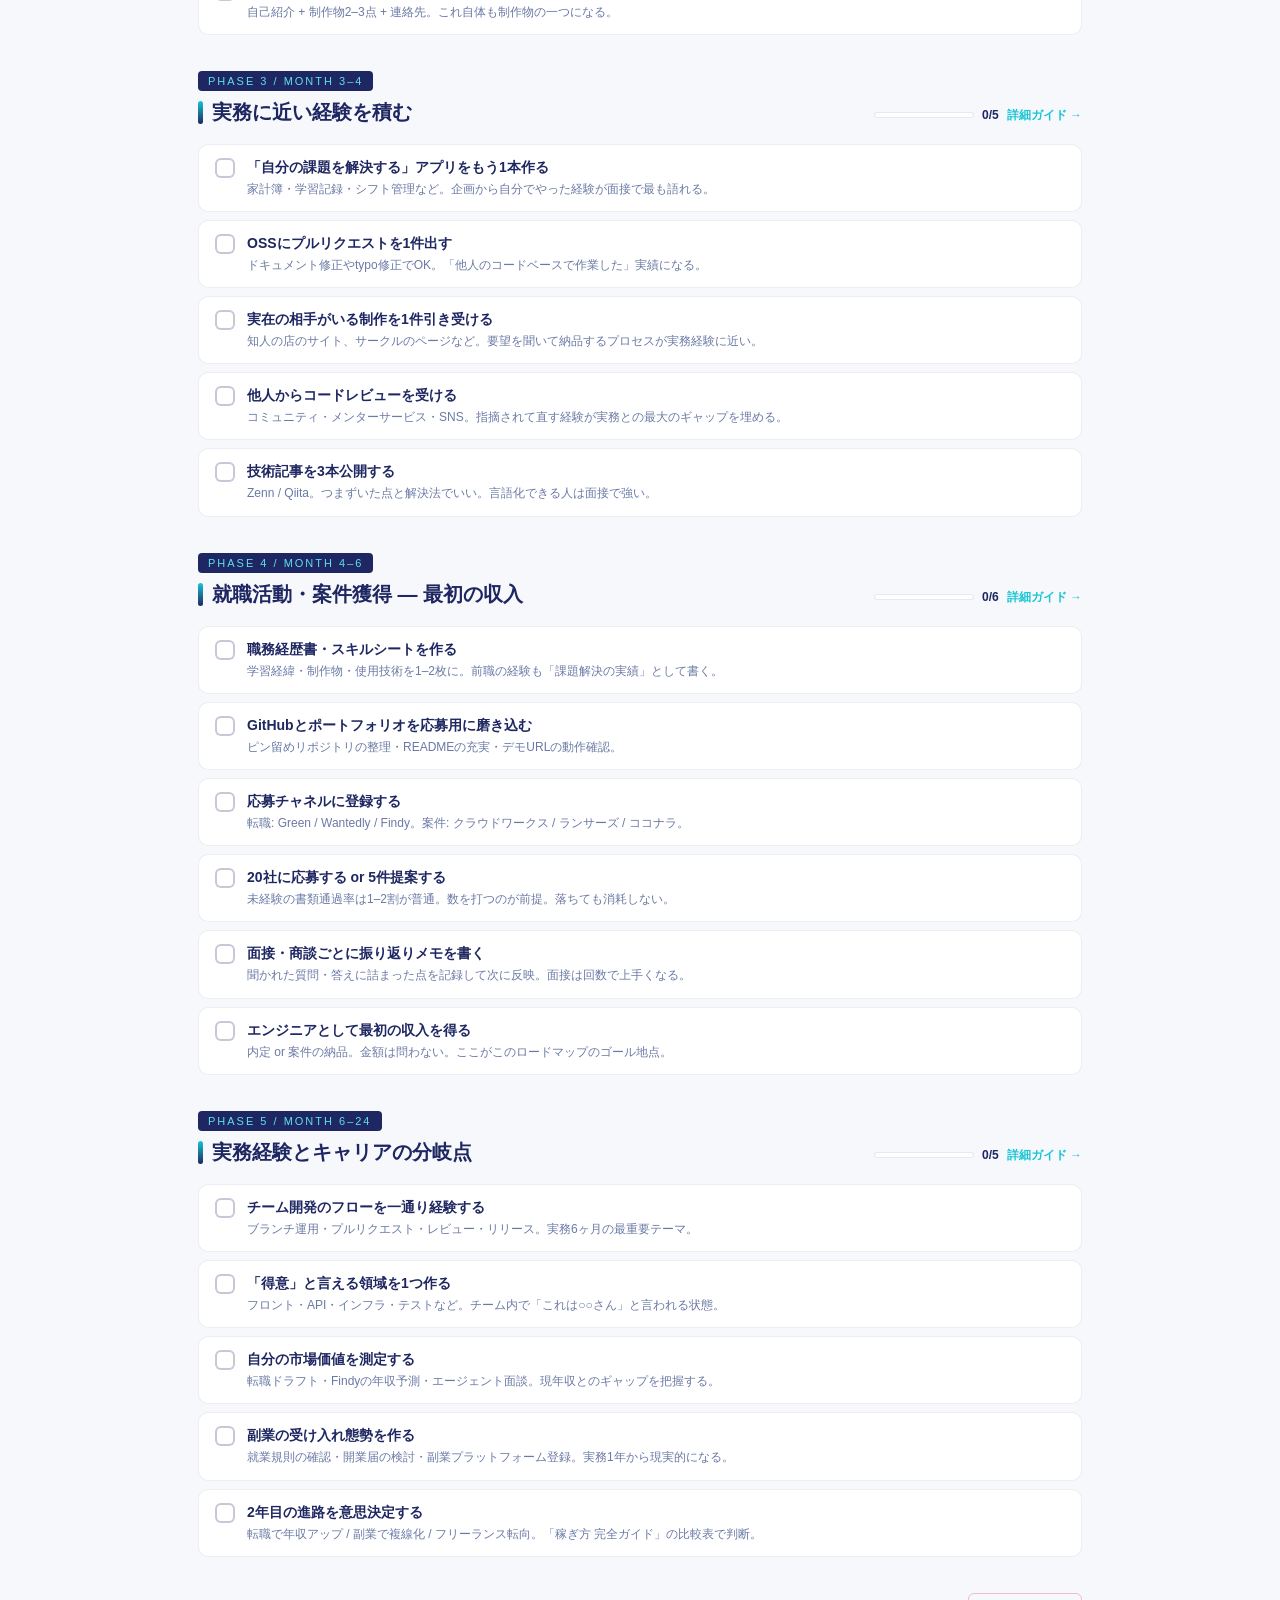
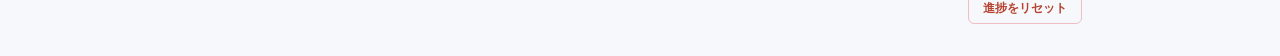
<file: roadmap-checklist.html>
<!DOCTYPE html>
<html lang="ja">
<head>
  <meta charset="UTF-8">
  <title>ロードマップ進捗チェックリスト - エンジニア育成シリーズ</title>
  <link rel="stylesheet" href="style.css">
  <style>
    main { max-width: 980px; margin: 0 auto; }
    .lead { color: #6b7aa5; font-size: 15px; margin-bottom: 20px; }
    section.block { margin-bottom: 36px; }
    section.block h2 {
      font-size: 20px; color: var(--navy); font-weight: 800;
      padding-left: 14px; position: relative; margin-bottom: 6px;
    }
    section.block h2::before {
      content: ''; position: absolute; left: 0; top: 2px; bottom: 2px; width: 5px;
      background: linear-gradient(180deg, var(--accent), var(--navy)); border-radius: 3px;
    }
    .eyebrow { font-size: 11px; letter-spacing: 2px; color: var(--accent-soft); background: var(--navy); display: inline-block; padding: 4px 10px; border-radius: 4px; margin-bottom: 8px; }

    /* Overall progress (sticky) */
    .progress-panel {
      position: sticky; top: 0; z-index: 10;
      background: var(--paper); padding: 14px 0 12px;
      border-bottom: 1px solid rgba(30,39,97,0.1); margin-bottom: 28px;
    }
    .progress-head { display: flex; justify-content: space-between; align-items: baseline; margin-bottom: 6px; }
    .progress-head .label { font-size: 12px; font-weight: 700; color: #6b7aa5; letter-spacing: 1px; text-transform: uppercase; }
    .progress-head .pct { font-size: 20px; font-weight: 800; color: var(--navy); }
    .progress-track { height: 10px; background: #fff; border: 1px solid rgba(30,39,97,0.1); border-radius: 6px; overflow: hidden; }
    .progress-fill { height: 100%; width: 0%; background: linear-gradient(90deg, var(--navy2), var(--accent)); border-radius: 6px; transition: width 0.3s ease; }

    /* Phase header row */
    .phase-head { display: flex; justify-content: space-between; align-items: center; gap: 14px; margin-bottom: 12px; flex-wrap: wrap; }
    .phase-meta { font-size: 12px; color: #6b7aa5; }
    .phase-progress { display: flex; align-items: center; gap: 8px; min-width: 160px; }
    .phase-track { flex: 1; height: 6px; background: #fff; border: 1px solid rgba(30,39,97,0.1); border-radius: 4px; overflow: hidden; min-width: 100px; }
    .phase-fill { height: 100%; width: 0%; background: var(--accent); border-radius: 4px; transition: width 0.3s ease; }
    .phase-count { font-size: 12px; font-weight: 700; color: var(--navy); white-space: nowrap; }
    .phase-link { font-size: 12px; font-weight: 700; color: var(--accent); text-decoration: none; }
    .phase-link:hover { text-decoration: underline; }

    /* Task items */
    .task-list { display: flex; flex-direction: column; gap: 8px; }
    .task {
      display: flex; align-items: flex-start; gap: 12px;
      background: #fff; border: 1px solid rgba(30,39,97,0.08); border-radius: 10px;
      padding: 12px 16px; cursor: pointer; user-select: none;
      transition: border-color 0.15s ease;
    }
    .task:hover { border-color: rgba(24,197,212,0.45); }
    .task input[type="checkbox"] {
      appearance: none; -webkit-appearance: none;
      width: 20px; height: 20px; flex-shrink: 0; margin-top: 1px;
      border: 2px solid rgba(30,39,97,0.25); border-radius: 6px;
      background: #fff; cursor: pointer; position: relative;
      transition: background 0.15s ease, border-color 0.15s ease;
    }
    .task input[type="checkbox"]:checked { background: var(--accent); border-color: var(--accent); }
    .task input[type="checkbox"]:checked::after {
      content: ''; position: absolute; left: 5px; top: 1px;
      width: 5px; height: 10px; border: solid #fff; border-width: 0 2.5px 2.5px 0;
      transform: rotate(45deg);
    }
    .task input[type="checkbox"]:focus-visible { outline: 2px solid var(--accent); outline-offset: 2px; }
    .task .t { font-size: 14px; font-weight: 700; color: var(--navy); line-height: 1.5; }
    .task .d { font-size: 12px; color: #6b7aa5; margin-top: 2px; line-height: 1.6; }
    .task.done .t { color: #9aa3bd; text-decoration: line-through; }
    .task.done .d { color: #b6bdd1; }

    /* Reset row */
    .reset-row { display: flex; justify-content: flex-end; margin-top: 8px; }
    .reset-btn {
      font-family: inherit; font-size: 12px; font-weight: 700; color: #b5432f;
      background: none; border: 1px solid rgba(220,53,69,0.3); border-radius: 6px;
      padding: 6px 14px; cursor: pointer;
    }
    .reset-btn:hover { background: rgba(220,53,69,0.06); }

    .callout { background: rgba(24,197,212,0.06); border: 1px solid rgba(24,197,212,0.25); border-radius: 8px; padding: 12px 16px; font-size: 13px; color: var(--ink); line-height: 1.7; margin-bottom: 20px; }

    @media (max-width: 600px) {
      main { padding: 20px 16px; }
      header.page-header { padding: 24px 16px; }
      .phase-progress { min-width: 100%; }
    }
  </style>
</head>
<body>
  <header class="page-header">
    <span class="badge">DX DIVISION</span>
    <h1>ロードマップ進捗チェックリスト</h1>
  </header>
  <main>
    <p class="lead">未経験からエンジニアとして最初の収入を得るまでの全タスク。チェックはこのブラウザに自動保存される。各フェーズの詳しい進め方はリンク先の詳細ガイドへ。</p>

    <div class="callout">進捗はこの端末のブラウザ（localStorage）にのみ保存されます。別の端末には引き継がれません。</div>

    <div class="progress-panel">
      <div class="progress-head">
        <span class="label">全体進捗</span>
        <span class="pct" id="overall-pct">0%</span>
      </div>
      <div class="progress-track"><div class="progress-fill" id="overall-fill"></div></div>
    </div>

    <!-- Phase 1 -->
    <section class="block" data-phase="p1">
      <span class="eyebrow">PHASE 1 / MONTH 0–1</span>
      <div class="phase-head">
        <h2>基礎学習</h2>
        <div class="phase-progress">
          <div class="phase-track"><div class="phase-fill"></div></div>
          <span class="phase-count">0/7</span>
          <a class="phase-link" href="phase1-basics.html">詳細ガイド →</a>
        </div>
      </div>
      <div class="task-list">
        <label class="task"><input type="checkbox" data-id="p1-env"><span><span class="t">開発環境を整える</span><span class="d" style="display:block;">VS Code・Chrome・Gitをインストール。ターミナルの基本操作（cd / ls / mkdir）に慣れる。</span></span></label>
        <label class="task"><input type="checkbox" data-id="p1-htmlcss"><span><span class="t">HTML/CSSの基礎を完走する</span><span class="d" style="display:block;">Progate HTML&CSS（初級〜上級）または freeCodeCamp Responsive Web Design。</span></span></label>
        <label class="task"><input type="checkbox" data-id="p1-js"><span><span class="t">JavaScriptの基礎を完走する</span><span class="d" style="display:block;">変数・関数・配列・オブジェクト・DOM操作まで。ProgateのJavaScriptコースが目安。</span></span></label>
        <label class="task"><input type="checkbox" data-id="p1-layout"><span><span class="t">Flexbox / Grid でレイアウトを組めるようになる</span><span class="d" style="display:block;">MDNのガイドを読み、実在するサイトのファーストビューを1枚模写する。</span></span></label>
        <label class="task"><input type="checkbox" data-id="p1-page"><span><span class="t">Webページを自力で1枚作る</span><span class="d" style="display:block;">自己紹介ページや架空店舗のLPなど。教材を見ずにゼロから書き切る。</span></span></label>
        <label class="task"><input type="checkbox" data-id="p1-git"><span><span class="t">Git / GitHub の基本操作を身につける</span><span class="d" style="display:block;">init / add / commit / push / branch。作ったページをGitHubにpushする。</span></span></label>
        <label class="task"><input type="checkbox" data-id="p1-habit"><span><span class="t">毎日2時間以上の学習を2週間続ける</span><span class="d" style="display:block;">時間帯を固定して習慣化する。挫折の最大要因は「学習が途切れること」。</span></span></label>
      </div>
    </section>

    <!-- Phase 2 -->
    <section class="block" data-phase="p2">
      <span class="eyebrow">PHASE 2 / MONTH 2–3</span>
      <div class="phase-head">
        <h2>フレームワーク + ポートフォリオ</h2>
        <div class="phase-progress">
          <div class="phase-track"><div class="phase-fill"></div></div>
          <span class="phase-count">0/7</span>
          <a class="phase-link" href="phase2-portfolio.html">詳細ガイド →</a>
        </div>
      </div>
      <div class="task-list">
        <label class="task"><input type="checkbox" data-id="p2-es6"><span><span class="t">モダンJavaScript文法を習得する</span><span class="d" style="display:block;">アロー関数・分割代入・map/filter・async/await・モジュール。Reactの前提知識。</span></span></label>
        <label class="task"><input type="checkbox" data-id="p2-react"><span><span class="t">React公式チュートリアルを完走する</span><span class="d" style="display:block;">コンポーネント・props・state・イベント処理までを理解する。</span></span></label>
        <label class="task"><input type="checkbox" data-id="p2-todo"><span><span class="t">Todoアプリを自力で作る</span><span class="d" style="display:block;">追加・削除・完了切替・絞り込み。チュートリアルを見ずに書き切るのが条件。</span></span></label>
        <label class="task"><input type="checkbox" data-id="p2-api"><span><span class="t">外部APIと連携するアプリを1本作る</span><span class="d" style="display:block;">天気・映画・GitHub APIなど。fetch・ローディング・エラー処理を経験する。</span></span></label>
        <label class="task"><input type="checkbox" data-id="p2-deploy"><span><span class="t">作ったアプリをデプロイして公開する</span><span class="d" style="display:block;">Vercel / Netlify / Cloudflare Pages。URLを人に送れる状態にする。</span></span></label>
        <label class="task"><input type="checkbox" data-id="p2-readme"><span><span class="t">各リポジトリにREADMEを書く</span><span class="d" style="display:block;">概要・スクリーンショット・使用技術・工夫した点。採用担当が最初に見る場所。</span></span></label>
        <label class="task"><input type="checkbox" data-id="p2-portfolio"><span><span class="t">ポートフォリオサイトを公開する</span><span class="d" style="display:block;">自己紹介 + 制作物2–3点 + 連絡先。これ自体も制作物の一つになる。</span></span></label>
      </div>
    </section>

    <!-- Phase 3 -->
    <section class="block" data-phase="p3">
      <span class="eyebrow">PHASE 3 / MONTH 3–4</span>
      <div class="phase-head">
        <h2>実務に近い経験を積む</h2>
        <div class="phase-progress">
          <div class="phase-track"><div class="phase-fill"></div></div>
          <span class="phase-count">0/5</span>
          <a class="phase-link" href="phase3-experience.html">詳細ガイド →</a>
        </div>
      </div>
      <div class="task-list">
        <label class="task"><input type="checkbox" data-id="p3-app"><span><span class="t">「自分の課題を解決する」アプリをもう1本作る</span><span class="d" style="display:block;">家計簿・学習記録・シフト管理など。企画から自分でやった経験が面接で最も語れる。</span></span></label>
        <label class="task"><input type="checkbox" data-id="p3-oss"><span><span class="t">OSSにプルリクエストを1件出す</span><span class="d" style="display:block;">ドキュメント修正やtypo修正でOK。「他人のコードベースで作業した」実績になる。</span></span></label>
        <label class="task"><input type="checkbox" data-id="p3-client"><span><span class="t">実在の相手がいる制作を1件引き受ける</span><span class="d" style="display:block;">知人の店のサイト、サークルのページなど。要望を聞いて納品するプロセスが実務経験に近い。</span></span></label>
        <label class="task"><input type="checkbox" data-id="p3-review"><span><span class="t">他人からコードレビューを受ける</span><span class="d" style="display:block;">コミュニティ・メンターサービス・SNS。指摘されて直す経験が実務との最大のギャップを埋める。</span></span></label>
        <label class="task"><input type="checkbox" data-id="p3-articles"><span><span class="t">技術記事を3本公開する</span><span class="d" style="display:block;">Zenn / Qiita。つまずいた点と解決法でいい。言語化できる人は面接で強い。</span></span></label>
      </div>
    </section>

    <!-- Phase 4 -->
    <section class="block" data-phase="p4">
      <span class="eyebrow">PHASE 4 / MONTH 4–6</span>
      <div class="phase-head">
        <h2>就職活動・案件獲得 — 最初の収入</h2>
        <div class="phase-progress">
          <div class="phase-track"><div class="phase-fill"></div></div>
          <span class="phase-count">0/6</span>
          <a class="phase-link" href="phase4-first-income.html">詳細ガイド →</a>
        </div>
      </div>
      <div class="task-list">
        <label class="task"><input type="checkbox" data-id="p4-resume"><span><span class="t">職務経歴書・スキルシートを作る</span><span class="d" style="display:block;">学習経緯・制作物・使用技術を1–2枚に。前職の経験も「課題解決の実績」として書く。</span></span></label>
        <label class="task"><input type="checkbox" data-id="p4-github"><span><span class="t">GitHubとポートフォリオを応募用に磨き込む</span><span class="d" style="display:block;">ピン留めリポジトリの整理・READMEの充実・デモURLの動作確認。</span></span></label>
        <label class="task"><input type="checkbox" data-id="p4-register"><span><span class="t">応募チャネルに登録する</span><span class="d" style="display:block;">転職: Green / Wantedly / Findy。案件: クラウドワークス / ランサーズ / ココナラ。</span></span></label>
        <label class="task"><input type="checkbox" data-id="p4-apply"><span><span class="t">20社に応募する or 5件提案する</span><span class="d" style="display:block;">未経験の書類通過率は1–2割が普通。数を打つのが前提。落ちても消耗しない。</span></span></label>
        <label class="task"><input type="checkbox" data-id="p4-retro"><span><span class="t">面接・商談ごとに振り返りメモを書く</span><span class="d" style="display:block;">聞かれた質問・答えに詰まった点を記録して次に反映。面接は回数で上手くなる。</span></span></label>
        <label class="task"><input type="checkbox" data-id="p4-income"><span><span class="t">エンジニアとして最初の収入を得る</span><span class="d" style="display:block;">内定 or 案件の納品。金額は問わない。ここがこのロードマップのゴール地点。</span></span></label>
      </div>
    </section>

    <!-- Phase 5 -->
    <section class="block" data-phase="p5">
      <span class="eyebrow">PHASE 5 / MONTH 6–24</span>
      <div class="phase-head">
        <h2>実務経験とキャリアの分岐点</h2>
        <div class="phase-progress">
          <div class="phase-track"><div class="phase-fill"></div></div>
          <span class="phase-count">0/5</span>
          <a class="phase-link" href="phase5-growth.html">詳細ガイド →</a>
        </div>
      </div>
      <div class="task-list">
        <label class="task"><input type="checkbox" data-id="p5-team"><span><span class="t">チーム開発のフローを一通り経験する</span><span class="d" style="display:block;">ブランチ運用・プルリクエスト・レビュー・リリース。実務6ヶ月の最重要テーマ。</span></span></label>
        <label class="task"><input type="checkbox" data-id="p5-strength"><span><span class="t">「得意」と言える領域を1つ作る</span><span class="d" style="display:block;">フロント・API・インフラ・テストなど。チーム内で「これは○○さん」と言われる状態。</span></span></label>
        <label class="task"><input type="checkbox" data-id="p5-market"><span><span class="t">自分の市場価値を測定する</span><span class="d" style="display:block;">転職ドラフト・Findyの年収予測・エージェント面談。現年収とのギャップを把握する。</span></span></label>
        <label class="task"><input type="checkbox" data-id="p5-side"><span><span class="t">副業の受け入れ態勢を作る</span><span class="d" style="display:block;">就業規則の確認・開業届の検討・副業プラットフォーム登録。実務1年から現実的になる。</span></span></label>
        <label class="task"><input type="checkbox" data-id="p5-decide"><span><span class="t">2年目の進路を意思決定する</span><span class="d" style="display:block;">転職で年収アップ / 副業で複線化 / フリーランス転向。「稼ぎ方 完全ガイド」の比較表で判断。</span></span></label>
      </div>
    </section>

    <div class="reset-row">
      <button class="reset-btn" id="reset-btn" type="button">進捗をリセット</button>
    </div>
  </main>

  <script>
    (function () {
      var STORAGE_KEY = 'engineer-roadmap-progress';

      function load() {
        try { return JSON.parse(localStorage.getItem(STORAGE_KEY)) || {}; }
        catch (e) { return {}; }
      }
      function save(state) {
        localStorage.setItem(STORAGE_KEY, JSON.stringify(state));
      }

      var state = load();
      var boxes = Array.prototype.slice.call(document.querySelectorAll('.task input[type="checkbox"]'));

      function render() {
        boxes.forEach(function (box) {
          var checked = !!state[box.dataset.id];
          box.checked = checked;
          box.closest('.task').classList.toggle('done', checked);
        });

        var total = boxes.length;
        var done = boxes.filter(function (b) { return b.checked; }).length;
        var pct = total ? Math.round((done / total) * 100) : 0;
        document.getElementById('overall-pct').textContent = pct + '%';
        document.getElementById('overall-fill').style.width = pct + '%';

        document.querySelectorAll('section[data-phase]').forEach(function (section) {
          var phaseBoxes = Array.prototype.slice.call(section.querySelectorAll('input[type="checkbox"]'));
          var phaseDone = phaseBoxes.filter(function (b) { return b.checked; }).length;
          var phasePct = phaseBoxes.length ? (phaseDone / phaseBoxes.length) * 100 : 0;
          section.querySelector('.phase-fill').style.width = phasePct + '%';
          section.querySelector('.phase-count').textContent = phaseDone + '/' + phaseBoxes.length;
        });
      }

      boxes.forEach(function (box) {
        box.addEventListener('change', function () {
          state[box.dataset.id] = box.checked;
          save(state);
          render();
        });
      });

      document.getElementById('reset-btn').addEventListener('click', function () {
        if (!confirm('すべてのチェックを外してリセットします。よろしいですか？')) return;
        state = {};
        save(state);
        render();
      });

      render();
    })();
  </script>
</body>
</html>
</file>
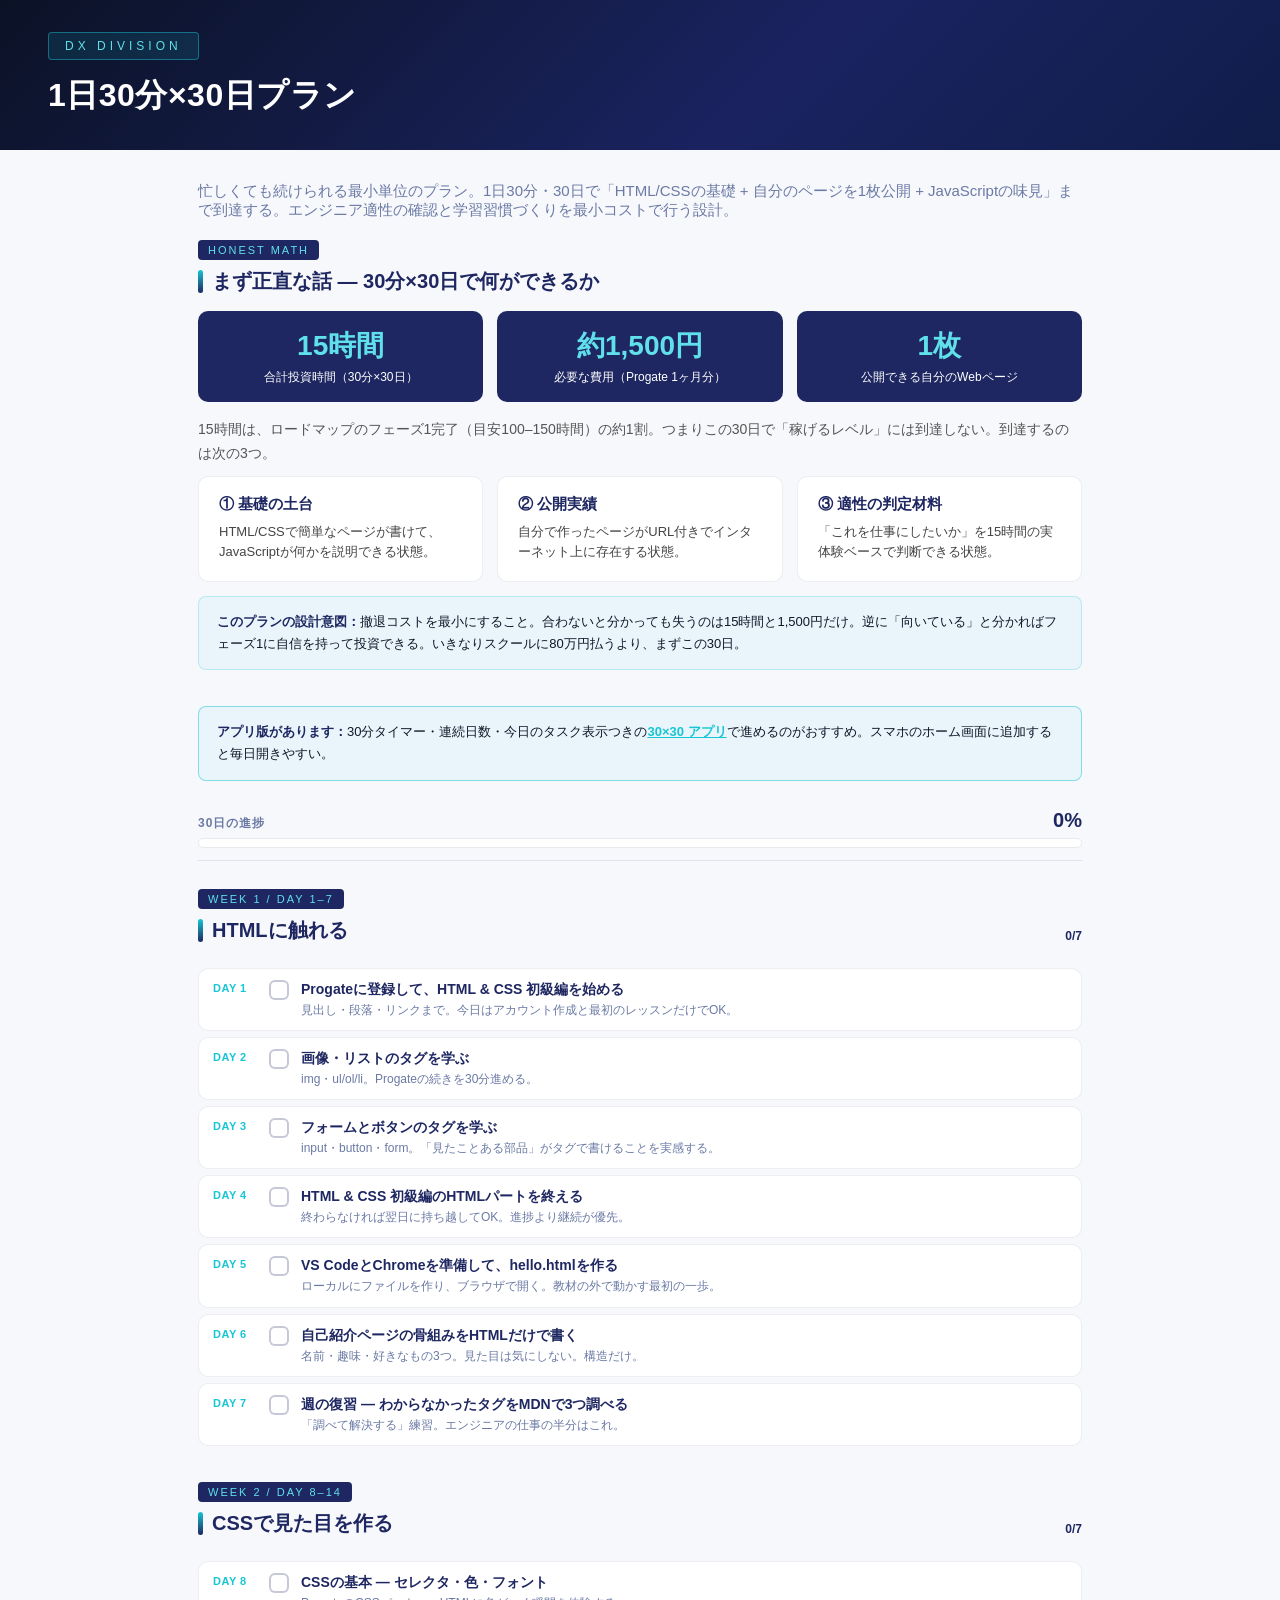
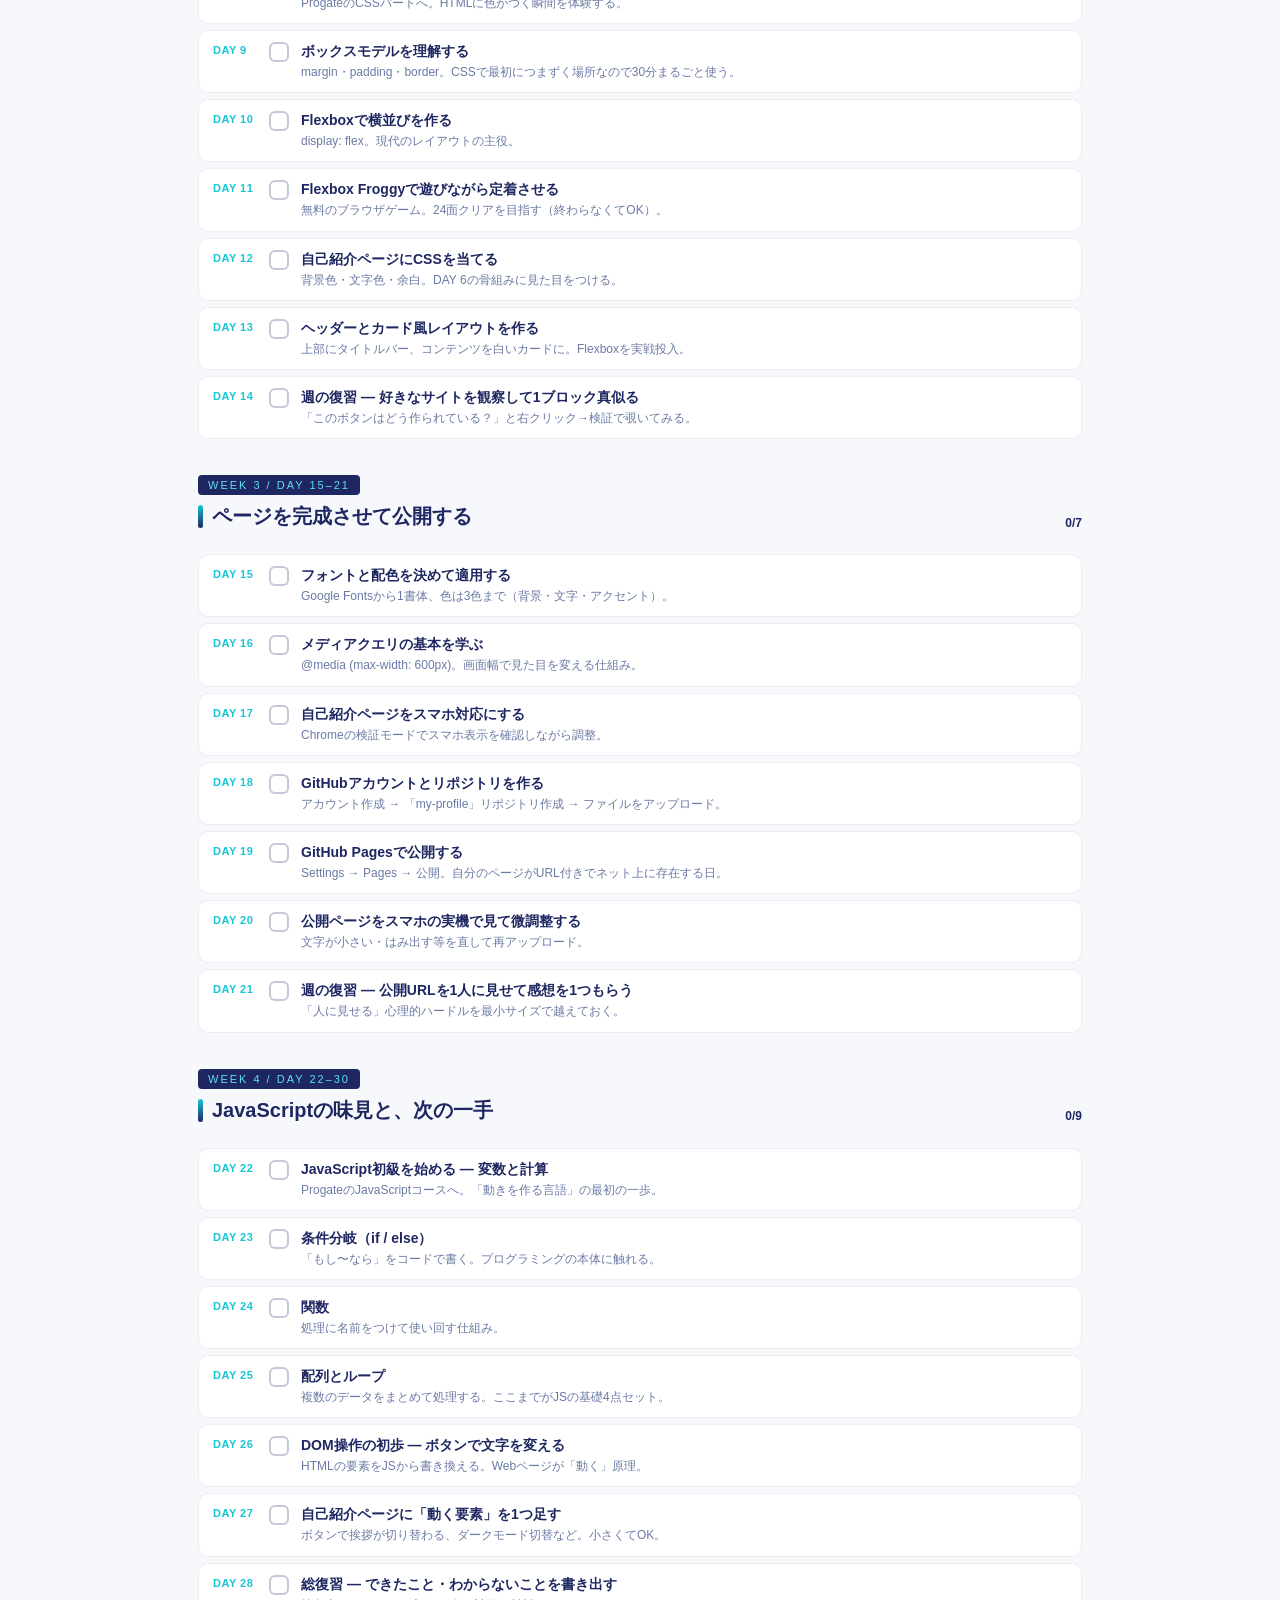
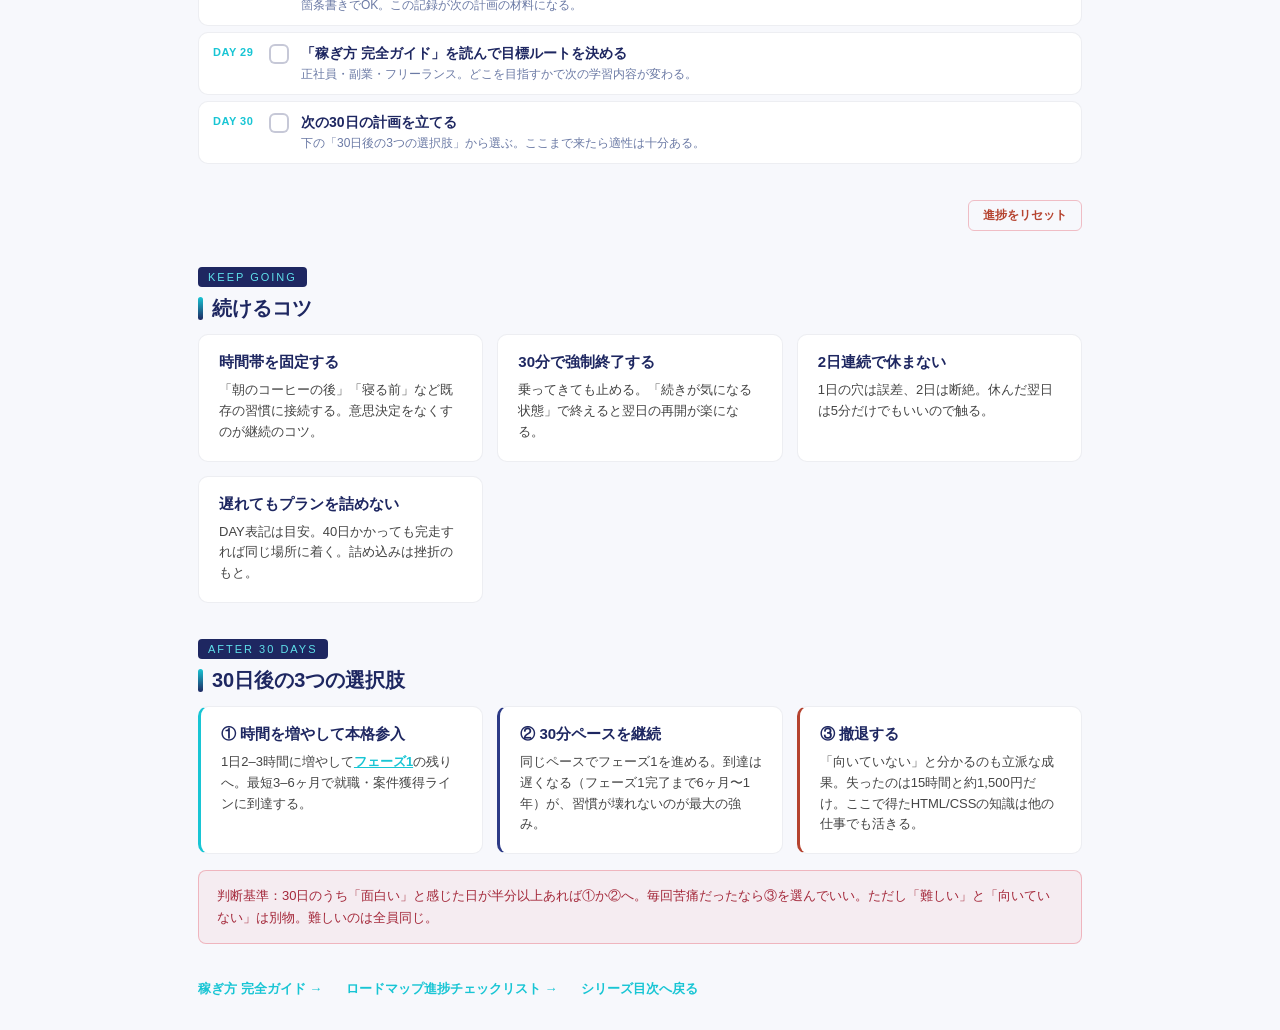
<file: thirty-day-plan.html>
<!DOCTYPE html>
<html lang="ja">
<head>
  <meta charset="UTF-8">
  <title>1日30分×30日プラン - エンジニア育成シリーズ</title>
  <link rel="stylesheet" href="style.css">
  <style>
    main { max-width: 980px; margin: 0 auto; }
    .lead { color: #6b7aa5; font-size: 15px; margin-bottom: 20px; }
    section.block { margin-bottom: 36px; }
    section.block h2 {
      font-size: 20px; color: var(--navy); font-weight: 800;
      padding-left: 14px; position: relative; margin-bottom: 12px;
    }
    section.block h2::before {
      content: ''; position: absolute; left: 0; top: 2px; bottom: 2px; width: 5px;
      background: linear-gradient(180deg, var(--accent), var(--navy)); border-radius: 3px;
    }
    .eyebrow { font-size: 11px; letter-spacing: 2px; color: var(--accent-soft); background: var(--navy); display: inline-block; padding: 4px 10px; border-radius: 4px; margin-bottom: 8px; }

    .callout { background: rgba(24,197,212,0.06); border: 1px solid rgba(24,197,212,0.25); border-radius: 8px; padding: 14px 18px; font-size: 13px; color: var(--ink); line-height: 1.7; margin: 14px 0; }
    .callout strong { color: var(--navy); }
    .warning-box { background: rgba(220,53,69,0.06); border: 1px solid rgba(220,53,69,0.3); border-radius: 8px; padding: 14px 18px; font-size: 13px; color: #a4283a; line-height: 1.7; margin: 14px 0; }

    .stat-row { display: grid; grid-template-columns: repeat(auto-fit, minmax(180px, 1fr)); gap: 14px; margin: 16px 0; }
    .stat-box { background: var(--navy); color: #fff; border-radius: 10px; padding: 16px 20px; text-align: center; }
    .stat-box .num { font-size: 28px; font-weight: 800; color: var(--accent-soft); }
    .stat-box .label { font-size: 12px; margin-top: 4px; }

    .role-grid { display: grid; grid-template-columns: repeat(auto-fill, minmax(240px, 1fr)); gap: 14px; }
    .role-card { background: #fff; border-radius: 10px; padding: 18px 20px; border: 1px solid rgba(30,39,97,0.08); }
    .role-card .name { font-size: 15px; font-weight: 800; color: var(--navy); margin-bottom: 8px; }
    .role-card .desc { font-size: 13px; color: #444; line-height: 1.6; }

    /* Progress panel */
    .progress-panel {
      position: sticky; top: 0; z-index: 10;
      background: var(--paper); padding: 14px 0 12px;
      border-bottom: 1px solid rgba(30,39,97,0.1); margin-bottom: 28px;
    }
    .progress-head { display: flex; justify-content: space-between; align-items: baseline; margin-bottom: 6px; }
    .progress-head .label { font-size: 12px; font-weight: 700; color: #6b7aa5; letter-spacing: 1px; text-transform: uppercase; }
    .progress-head .pct { font-size: 20px; font-weight: 800; color: var(--navy); }
    .progress-track { height: 10px; background: #fff; border: 1px solid rgba(30,39,97,0.1); border-radius: 6px; overflow: hidden; }
    .progress-fill { height: 100%; width: 0%; background: linear-gradient(90deg, var(--navy2), var(--accent)); border-radius: 6px; transition: width 0.3s ease; }

    /* Week block */
    .week-head { display: flex; justify-content: space-between; align-items: center; gap: 14px; margin-bottom: 12px; flex-wrap: wrap; }
    .week-count { font-size: 12px; font-weight: 700; color: var(--navy); white-space: nowrap; }

    /* Day items */
    .day-list { display: flex; flex-direction: column; gap: 6px; }
    .day {
      display: flex; align-items: flex-start; gap: 12px;
      background: #fff; border: 1px solid rgba(30,39,97,0.08); border-radius: 10px;
      padding: 10px 14px; cursor: pointer; user-select: none;
      transition: border-color 0.15s ease;
    }
    .day:hover { border-color: rgba(24,197,212,0.45); }
    .day .daynum {
      flex-shrink: 0; width: 44px; font-size: 11px; font-weight: 800; color: var(--accent);
      letter-spacing: 0.5px; margin-top: 3px;
    }
    .day input[type="checkbox"] {
      appearance: none; -webkit-appearance: none;
      width: 20px; height: 20px; flex-shrink: 0; margin-top: 1px;
      border: 2px solid rgba(30,39,97,0.25); border-radius: 6px;
      background: #fff; cursor: pointer; position: relative;
      transition: background 0.15s ease, border-color 0.15s ease;
    }
    .day input[type="checkbox"]:checked { background: var(--accent); border-color: var(--accent); }
    .day input[type="checkbox"]:checked::after {
      content: ''; position: absolute; left: 5px; top: 1px;
      width: 5px; height: 10px; border: solid #fff; border-width: 0 2.5px 2.5px 0;
      transform: rotate(45deg);
    }
    .day input[type="checkbox"]:focus-visible { outline: 2px solid var(--accent); outline-offset: 2px; }
    .day .t { font-size: 14px; font-weight: 700; color: var(--navy); line-height: 1.5; }
    .day .d { font-size: 12px; color: #6b7aa5; margin-top: 1px; line-height: 1.6; }
    .day.done .t { color: #9aa3bd; text-decoration: line-through; }
    .day.done .d { color: #b6bdd1; }

    .reset-row { display: flex; justify-content: flex-end; margin-top: 8px; }
    .reset-btn {
      font-family: inherit; font-size: 12px; font-weight: 700; color: #b5432f;
      background: none; border: 1px solid rgba(220,53,69,0.3); border-radius: 6px;
      padding: 6px 14px; cursor: pointer;
    }
    .reset-btn:hover { background: rgba(220,53,69,0.06); }

    .nav-links { margin-top: 32px; font-size: 13px; }
    .nav-links a { color: var(--accent); font-weight: 700; text-decoration: none; margin-right: 20px; }
    .nav-links a:hover { text-decoration: underline; }

    @media (max-width: 600px) {
      main { padding: 20px 16px; }
      header.page-header { padding: 24px 16px; }
      .day .daynum { width: 36px; }
    }
  </style>
</head>
<body>
  <header class="page-header">
    <span class="badge">DX DIVISION</span>
    <h1>1日30分×30日プラン</h1>
  </header>
  <main>
    <p class="lead">忙しくても続けられる最小単位のプラン。1日30分・30日で「HTML/CSSの基礎 + 自分のページを1枚公開 + JavaScriptの味見」まで到達する。エンジニア適性の確認と学習習慣づくりを最小コストで行う設計。</p>

    <section class="block">
      <span class="eyebrow">HONEST MATH</span>
      <h2>まず正直な話 — 30分×30日で何ができるか</h2>
      <div class="stat-row">
        <div class="stat-box"><div class="num">15時間</div><div class="label">合計投資時間（30分×30日）</div></div>
        <div class="stat-box"><div class="num">約1,500円</div><div class="label">必要な費用（Progate 1ヶ月分）</div></div>
        <div class="stat-box"><div class="num">1枚</div><div class="label">公開できる自分のWebページ</div></div>
      </div>
      <p style="font-size:14px; color:#555; line-height:1.7; margin-bottom:10px;">15時間は、ロードマップのフェーズ1完了（目安100–150時間）の約1割。つまりこの30日で「稼げるレベル」には到達しない。到達するのは次の3つ。</p>
      <div class="role-grid">
        <div class="role-card">
          <div class="name">① 基礎の土台</div>
          <div class="desc">HTML/CSSで簡単なページが書けて、JavaScriptが何かを説明できる状態。</div>
        </div>
        <div class="role-card">
          <div class="name">② 公開実績</div>
          <div class="desc">自分で作ったページがURL付きでインターネット上に存在する状態。</div>
        </div>
        <div class="role-card">
          <div class="name">③ 適性の判定材料</div>
          <div class="desc">「これを仕事にしたいか」を15時間の実体験ベースで判断できる状態。</div>
        </div>
      </div>
      <div class="callout"><strong>このプランの設計意図：</strong>撤退コストを最小にすること。合わないと分かっても失うのは15時間と1,500円だけ。逆に「向いている」と分かればフェーズ1に自信を持って投資できる。いきなりスクールに80万円払うより、まずこの30日。</div>
    </section>

    <div class="callout" style="border-color: rgba(24,197,212,0.5);"><strong>アプリ版があります：</strong>30分タイマー・連続日数・今日のタスク表示つきの<a href="app/" style="color:var(--accent); font-weight:700;">30×30 アプリ</a>で進めるのがおすすめ。スマホのホーム画面に追加すると毎日開きやすい。</div>

    <div class="progress-panel">
      <div class="progress-head">
        <span class="label">30日の進捗</span>
        <span class="pct" id="overall-pct">0%</span>
      </div>
      <div class="progress-track"><div class="progress-fill" id="overall-fill"></div></div>
    </div>

    <!-- Week 1 -->
    <section class="block" data-week="w1">
      <span class="eyebrow">WEEK 1 / DAY 1–7</span>
      <div class="week-head">
        <h2>HTMLに触れる</h2>
        <span class="week-count">0/7</span>
      </div>
      <div class="day-list">
        <label class="day"><span class="daynum">DAY 1</span><input type="checkbox" data-id="d01"><span><span class="t">Progateに登録して、HTML &amp; CSS 初級編を始める</span><span class="d" style="display:block;">見出し・段落・リンクまで。今日はアカウント作成と最初のレッスンだけでOK。</span></span></label>
        <label class="day"><span class="daynum">DAY 2</span><input type="checkbox" data-id="d02"><span><span class="t">画像・リストのタグを学ぶ</span><span class="d" style="display:block;">img・ul/ol/li。Progateの続きを30分進める。</span></span></label>
        <label class="day"><span class="daynum">DAY 3</span><input type="checkbox" data-id="d03"><span><span class="t">フォームとボタンのタグを学ぶ</span><span class="d" style="display:block;">input・button・form。「見たことある部品」がタグで書けることを実感する。</span></span></label>
        <label class="day"><span class="daynum">DAY 4</span><input type="checkbox" data-id="d04"><span><span class="t">HTML &amp; CSS 初級編のHTMLパートを終える</span><span class="d" style="display:block;">終わらなければ翌日に持ち越してOK。進捗より継続が優先。</span></span></label>
        <label class="day"><span class="daynum">DAY 5</span><input type="checkbox" data-id="d05"><span><span class="t">VS CodeとChromeを準備して、hello.htmlを作る</span><span class="d" style="display:block;">ローカルにファイルを作り、ブラウザで開く。教材の外で動かす最初の一歩。</span></span></label>
        <label class="day"><span class="daynum">DAY 6</span><input type="checkbox" data-id="d06"><span><span class="t">自己紹介ページの骨組みをHTMLだけで書く</span><span class="d" style="display:block;">名前・趣味・好きなもの3つ。見た目は気にしない。構造だけ。</span></span></label>
        <label class="day"><span class="daynum">DAY 7</span><input type="checkbox" data-id="d07"><span><span class="t">週の復習 — わからなかったタグをMDNで3つ調べる</span><span class="d" style="display:block;">「調べて解決する」練習。エンジニアの仕事の半分はこれ。</span></span></label>
      </div>
    </section>

    <!-- Week 2 -->
    <section class="block" data-week="w2">
      <span class="eyebrow">WEEK 2 / DAY 8–14</span>
      <div class="week-head">
        <h2>CSSで見た目を作る</h2>
        <span class="week-count">0/7</span>
      </div>
      <div class="day-list">
        <label class="day"><span class="daynum">DAY 8</span><input type="checkbox" data-id="d08"><span><span class="t">CSSの基本 — セレクタ・色・フォント</span><span class="d" style="display:block;">ProgateのCSSパートへ。HTMLに色がつく瞬間を体験する。</span></span></label>
        <label class="day"><span class="daynum">DAY 9</span><input type="checkbox" data-id="d09"><span><span class="t">ボックスモデルを理解する</span><span class="d" style="display:block;">margin・padding・border。CSSで最初につまずく場所なので30分まるごと使う。</span></span></label>
        <label class="day"><span class="daynum">DAY 10</span><input type="checkbox" data-id="d10"><span><span class="t">Flexboxで横並びを作る</span><span class="d" style="display:block;">display: flex。現代のレイアウトの主役。</span></span></label>
        <label class="day"><span class="daynum">DAY 11</span><input type="checkbox" data-id="d11"><span><span class="t">Flexbox Froggyで遊びながら定着させる</span><span class="d" style="display:block;">無料のブラウザゲーム。24面クリアを目指す（終わらなくてOK）。</span></span></label>
        <label class="day"><span class="daynum">DAY 12</span><input type="checkbox" data-id="d12"><span><span class="t">自己紹介ページにCSSを当てる</span><span class="d" style="display:block;">背景色・文字色・余白。DAY 6の骨組みに見た目をつける。</span></span></label>
        <label class="day"><span class="daynum">DAY 13</span><input type="checkbox" data-id="d13"><span><span class="t">ヘッダーとカード風レイアウトを作る</span><span class="d" style="display:block;">上部にタイトルバー、コンテンツを白いカードに。Flexboxを実戦投入。</span></span></label>
        <label class="day"><span class="daynum">DAY 14</span><input type="checkbox" data-id="d14"><span><span class="t">週の復習 — 好きなサイトを観察して1ブロック真似る</span><span class="d" style="display:block;">「このボタンはどう作られている？」と右クリック→検証で覗いてみる。</span></span></label>
      </div>
    </section>

    <!-- Week 3 -->
    <section class="block" data-week="w3">
      <span class="eyebrow">WEEK 3 / DAY 15–21</span>
      <div class="week-head">
        <h2>ページを完成させて公開する</h2>
        <span class="week-count">0/7</span>
      </div>
      <div class="day-list">
        <label class="day"><span class="daynum">DAY 15</span><input type="checkbox" data-id="d15"><span><span class="t">フォントと配色を決めて適用する</span><span class="d" style="display:block;">Google Fontsから1書体、色は3色まで（背景・文字・アクセント）。</span></span></label>
        <label class="day"><span class="daynum">DAY 16</span><input type="checkbox" data-id="d16"><span><span class="t">メディアクエリの基本を学ぶ</span><span class="d" style="display:block;">@media (max-width: 600px)。画面幅で見た目を変える仕組み。</span></span></label>
        <label class="day"><span class="daynum">DAY 17</span><input type="checkbox" data-id="d17"><span><span class="t">自己紹介ページをスマホ対応にする</span><span class="d" style="display:block;">Chromeの検証モードでスマホ表示を確認しながら調整。</span></span></label>
        <label class="day"><span class="daynum">DAY 18</span><input type="checkbox" data-id="d18"><span><span class="t">GitHubアカウントとリポジトリを作る</span><span class="d" style="display:block;">アカウント作成 → 「my-profile」リポジトリ作成 → ファイルをアップロード。</span></span></label>
        <label class="day"><span class="daynum">DAY 19</span><input type="checkbox" data-id="d19"><span><span class="t">GitHub Pagesで公開する</span><span class="d" style="display:block;">Settings → Pages → 公開。自分のページがURL付きでネット上に存在する日。</span></span></label>
        <label class="day"><span class="daynum">DAY 20</span><input type="checkbox" data-id="d20"><span><span class="t">公開ページをスマホの実機で見て微調整する</span><span class="d" style="display:block;">文字が小さい・はみ出す等を直して再アップロード。</span></span></label>
        <label class="day"><span class="daynum">DAY 21</span><input type="checkbox" data-id="d21"><span><span class="t">週の復習 — 公開URLを1人に見せて感想を1つもらう</span><span class="d" style="display:block;">「人に見せる」心理的ハードルを最小サイズで越えておく。</span></span></label>
      </div>
    </section>

    <!-- Week 4 -->
    <section class="block" data-week="w4">
      <span class="eyebrow">WEEK 4 / DAY 22–30</span>
      <div class="week-head">
        <h2>JavaScriptの味見と、次の一手</h2>
        <span class="week-count">0/9</span>
      </div>
      <div class="day-list">
        <label class="day"><span class="daynum">DAY 22</span><input type="checkbox" data-id="d22"><span><span class="t">JavaScript初級を始める — 変数と計算</span><span class="d" style="display:block;">ProgateのJavaScriptコースへ。「動きを作る言語」の最初の一歩。</span></span></label>
        <label class="day"><span class="daynum">DAY 23</span><input type="checkbox" data-id="d23"><span><span class="t">条件分岐（if / else）</span><span class="d" style="display:block;">「もし〜なら」をコードで書く。プログラミングの本体に触れる。</span></span></label>
        <label class="day"><span class="daynum">DAY 24</span><input type="checkbox" data-id="d24"><span><span class="t">関数</span><span class="d" style="display:block;">処理に名前をつけて使い回す仕組み。</span></span></label>
        <label class="day"><span class="daynum">DAY 25</span><input type="checkbox" data-id="d25"><span><span class="t">配列とループ</span><span class="d" style="display:block;">複数のデータをまとめて処理する。ここまでがJSの基礎4点セット。</span></span></label>
        <label class="day"><span class="daynum">DAY 26</span><input type="checkbox" data-id="d26"><span><span class="t">DOM操作の初歩 — ボタンで文字を変える</span><span class="d" style="display:block;">HTMLの要素をJSから書き換える。Webページが「動く」原理。</span></span></label>
        <label class="day"><span class="daynum">DAY 27</span><input type="checkbox" data-id="d27"><span><span class="t">自己紹介ページに「動く要素」を1つ足す</span><span class="d" style="display:block;">ボタンで挨拶が切り替わる、ダークモード切替など。小さくてOK。</span></span></label>
        <label class="day"><span class="daynum">DAY 28</span><input type="checkbox" data-id="d28"><span><span class="t">総復習 — できたこと・わからないことを書き出す</span><span class="d" style="display:block;">箇条書きでOK。この記録が次の計画の材料になる。</span></span></label>
        <label class="day"><span class="daynum">DAY 29</span><input type="checkbox" data-id="d29"><span><span class="t">「稼ぎ方 完全ガイド」を読んで目標ルートを決める</span><span class="d" style="display:block;">正社員・副業・フリーランス。どこを目指すかで次の学習内容が変わる。</span></span></label>
        <label class="day"><span class="daynum">DAY 30</span><input type="checkbox" data-id="d30"><span><span class="t">次の30日の計画を立てる</span><span class="d" style="display:block;">下の「30日後の3つの選択肢」から選ぶ。ここまで来たら適性は十分ある。</span></span></label>
      </div>
    </section>

    <div class="reset-row">
      <button class="reset-btn" id="reset-btn" type="button">進捗をリセット</button>
    </div>

    <section class="block" style="margin-top:36px;">
      <span class="eyebrow">KEEP GOING</span>
      <h2>続けるコツ</h2>
      <div class="role-grid">
        <div class="role-card">
          <div class="name">時間帯を固定する</div>
          <div class="desc">「朝のコーヒーの後」「寝る前」など既存の習慣に接続する。意思決定をなくすのが継続のコツ。</div>
        </div>
        <div class="role-card">
          <div class="name">30分で強制終了する</div>
          <div class="desc">乗ってきても止める。「続きが気になる状態」で終えると翌日の再開が楽になる。</div>
        </div>
        <div class="role-card">
          <div class="name">2日連続で休まない</div>
          <div class="desc">1日の穴は誤差、2日は断絶。休んだ翌日は5分だけでもいいので触る。</div>
        </div>
        <div class="role-card">
          <div class="name">遅れてもプランを詰めない</div>
          <div class="desc">DAY表記は目安。40日かかっても完走すれば同じ場所に着く。詰め込みは挫折のもと。</div>
        </div>
      </div>
    </section>

    <section class="block">
      <span class="eyebrow">AFTER 30 DAYS</span>
      <h2>30日後の3つの選択肢</h2>
      <div class="role-grid">
        <div class="role-card" style="border-left: 3px solid var(--accent);">
          <div class="name">① 時間を増やして本格参入</div>
          <div class="desc">1日2–3時間に増やして<a href="phase1-basics.html" style="color:var(--accent); font-weight:700;">フェーズ1</a>の残りへ。最短3–6ヶ月で就職・案件獲得ラインに到達する。</div>
        </div>
        <div class="role-card" style="border-left: 3px solid var(--navy2);">
          <div class="name">② 30分ペースを継続</div>
          <div class="desc">同じペースでフェーズ1を進める。到達は遅くなる（フェーズ1完了まで6ヶ月〜1年）が、習慣が壊れないのが最大の強み。</div>
        </div>
        <div class="role-card" style="border-left: 3px solid #b5432f;">
          <div class="name">③ 撤退する</div>
          <div class="desc">「向いていない」と分かるのも立派な成果。失ったのは15時間と約1,500円だけ。ここで得たHTML/CSSの知識は他の仕事でも活きる。</div>
        </div>
      </div>
      <div class="warning-box" style="margin-top:16px;">判断基準：30日のうち「面白い」と感じた日が半分以上あれば①か②へ。毎回苦痛だったなら③を選んでいい。ただし「難しい」と「向いていない」は別物。難しいのは全員同じ。</div>
    </section>

    <p class="nav-links">
      <a href="income-guide.html">稼ぎ方 完全ガイド →</a>
      <a href="roadmap-checklist.html">ロードマップ進捗チェックリスト →</a>
      <a href="index.html">シリーズ目次へ戻る</a>
    </p>
  </main>

  <script>
    (function () {
      var STORAGE_KEY = 'engineer-30day-progress';

      function load() {
        try { return JSON.parse(localStorage.getItem(STORAGE_KEY)) || {}; }
        catch (e) { return {}; }
      }
      function save(state) {
        localStorage.setItem(STORAGE_KEY, JSON.stringify(state));
      }

      var state = load();
      var boxes = Array.prototype.slice.call(document.querySelectorAll('.day input[type="checkbox"]'));

      function render() {
        boxes.forEach(function (box) {
          var checked = !!state[box.dataset.id];
          box.checked = checked;
          box.closest('.day').classList.toggle('done', checked);
        });

        var total = boxes.length;
        var done = boxes.filter(function (b) { return b.checked; }).length;
        var pct = total ? Math.round((done / total) * 100) : 0;
        document.getElementById('overall-pct').textContent = pct + '%';
        document.getElementById('overall-fill').style.width = pct + '%';

        document.querySelectorAll('section[data-week]').forEach(function (section) {
          var weekBoxes = Array.prototype.slice.call(section.querySelectorAll('input[type="checkbox"]'));
          var weekDone = weekBoxes.filter(function (b) { return b.checked; }).length;
          section.querySelector('.week-count').textContent = weekDone + '/' + weekBoxes.length;
        });
      }

      boxes.forEach(function (box) {
        box.addEventListener('change', function () {
          state[box.dataset.id] = box.checked;
          save(state);
          render();
        });
      });

      document.getElementById('reset-btn').addEventListener('click', function () {
        if (!confirm('すべてのチェックを外してリセットします。よろしいですか？')) return;
        state = {};
        save(state);
        render();
      });

      render();
    })();
  </script>
</body>
</html>
</file>
<file: style.css>
/* Visual design tokens adapted from dx-consul-decks (shared/style.css) */
* { box-sizing: border-box; margin: 0; padding: 0; }

:root {
  --ink: #0f1729;
  --navy: #1e2761;
  --navy2: #2c3a86;
  --paper: #f7f8fc;
  --accent: #18c5d4;
  --accent-soft: #5fe0ea;
}

body {
  font-family: 'Noto Sans JP', 'Hiragino Kaku Gothic ProN', 'Hiragino Sans', 'Yu Gothic', 'Meiryo', sans-serif;
  background: var(--paper);
  color: var(--ink);
  min-height: 100vh;
}

header.page-header {
  background: linear-gradient(135deg, #0b1226 0%, #1a2360 60%, #101d4a 100%);
  color: #fff;
  padding: 32px 48px;
}

header.page-header .badge {
  display: inline-block;
  background: rgba(24, 197, 212, 0.12);
  border: 1px solid rgba(24, 197, 212, 0.45);
  color: var(--accent-soft);
  font-size: 12px;
  letter-spacing: 4px;
  padding: 6px 16px;
  border-radius: 4px;
  margin-bottom: 14px;
}

header.page-header h1 {
  font-size: 32px;
  font-weight: 800;
  letter-spacing: 0.5px;
}

main {
  padding: 32px 48px;
}

.card-grid {
  display: grid;
  grid-template-columns: repeat(auto-fill, minmax(240px, 1fr));
  gap: 14px;
}

.card {
  background: #fff;
  border-radius: 10px;
  padding: 18px 22px;
  border: 1px solid rgba(30, 39, 97, 0.08);
  box-shadow: 0 1px 4px rgba(0, 0, 0, 0.04);
  text-decoration: none;
  color: inherit;
  display: block;
}

.card:hover {
  border-color: rgba(24, 197, 212, 0.45);
}

.card-label {
  font-size: 11px;
  font-weight: 600;
  color: #6b7aa5;
  letter-spacing: 2px;
  text-transform: uppercase;
  margin-bottom: 6px;
}

.card-value {
  font-size: 15px;
  font-weight: 600;
  color: var(--ink);
  line-height: 1.5;
}

select {
  font-family: inherit;
  font-size: 14px;
  padding: 8px 12px;
  border-radius: 6px;
  border: 1px solid rgba(30, 39, 97, 0.2);
  color: var(--navy);
}
</file>
